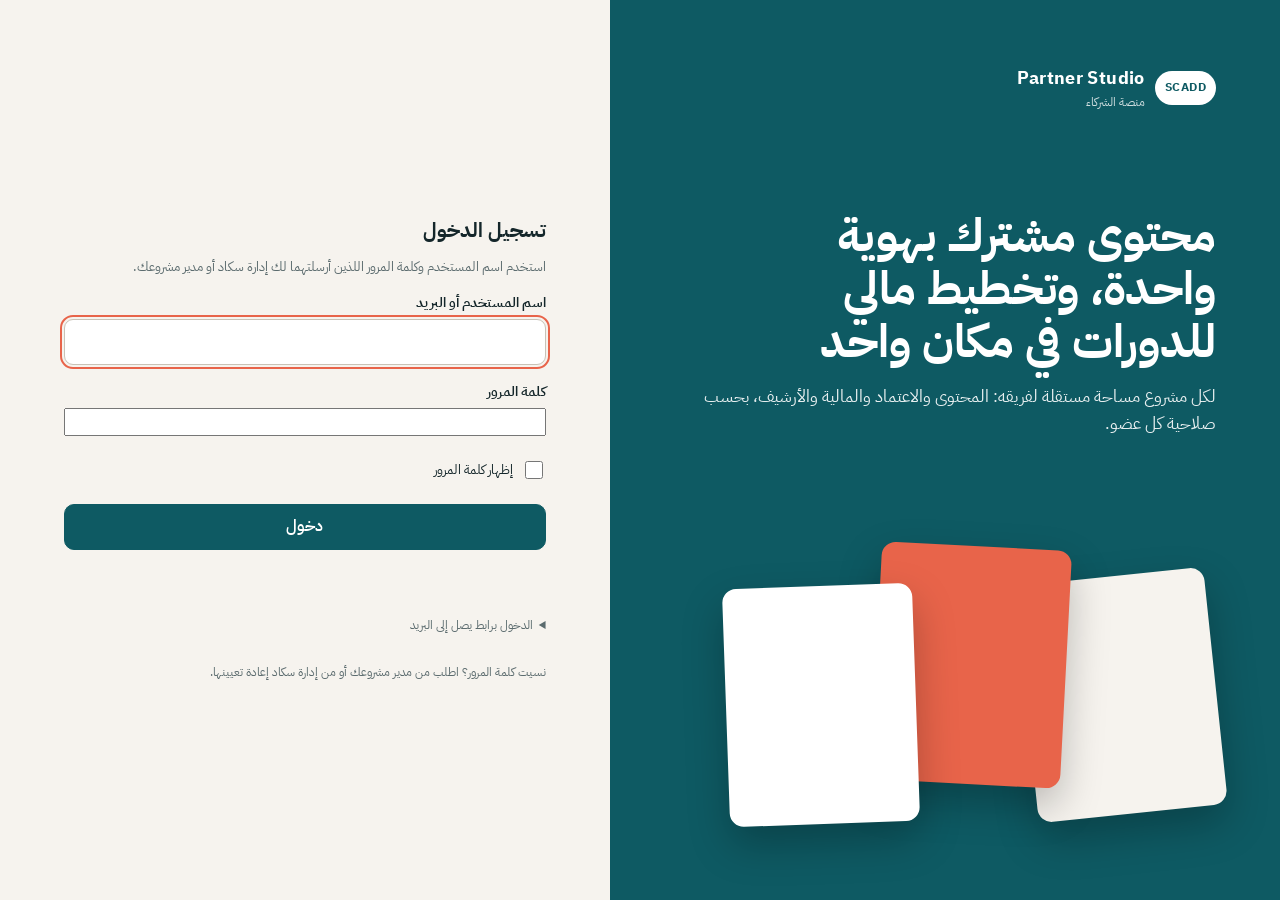
<file: index.html>
<!DOCTYPE html>
<html lang="ar" dir="rtl">
<head>
<meta charset="utf-8">
<meta name="viewport" content="width=device-width, initial-scale=1">
<title>SCADD Partner Studio</title>
<meta name="description" content="منصة سكاد للشركاء: محتوى مشترك وتخطيط مالي للمشاريع والدورات">
<link rel="icon" href="data:image/svg+xml,%3Csvg xmlns=%22http://www.w3.org/2000/svg%22 viewBox=%220 0 64 64%22%3E%3Ccircle cx=%2232%22 cy=%2232%22 r=%2232%22 fill=%22%230e5a63%22/%3E%3Ctext x=%2232%22 y=%2240%22 font-size=%2222%22 text-anchor=%22middle%22 fill=%22white%22 font-family=%22Arial%22 font-weight=%22700%22%3ES%3C/text%3E%3C/svg%3E">
<link rel="preconnect" href="https://fonts.googleapis.com">
<link rel="stylesheet" href="https://fonts.googleapis.com/css2?family=IBM+Plex+Sans+Arabic:wght@400;500;600;700&display=swap">
<style>
/* VOICE: institutional, calm, exact — a working tool for a clinical training partner.
   IDEA: a print studio's job ticket — each design moves from draft to approved like a proof on the press.
   PICTURE: the live canvas of the post itself, large, beside the controls.
   COLOUR and TYPE: deep teal #0e5a63 dominant, warm paper #f6f3ee support, coral #e8644a accent; IBM Plex Sans Arabic.
   LAYOUT: right-side navigation (RTL), one task per screen, studio = form + live proof. */
:root{color-scheme:light dark;
--bg:light-dark(#f6f3ee,#121718);--panel:light-dark(#ffffff,#1b2223);--ink:light-dark(#14262a,#e9eeee);--sub:light-dark(#5b6b6e,#a3b1b3);
--line:light-dark(#e2ddd4,#2c3637);--line2:light-dark(#c9c2b6,#435052);--teal:#0e5a63;--teal-ink:light-dark(#0e5a63,#7fc6cd);
--tint:light-dark(#e7f1f1,#1d3437);--coral:#e8644a;--ok:light-dark(#1d7a55,#5cc897);--warn:light-dark(#a8580f,#f0b061);--bad:light-dark(#b8382b,#ff8a7c)}
:root[data-theme=light]{color-scheme:light}:root[data-theme=dark]{color-scheme:dark}
*{box-sizing:border-box;min-width:0}
body{margin:0;background:var(--bg);color:var(--ink);font:16px/1.6 "IBM Plex Sans Arabic",system-ui,-apple-system,"Segoe UI",Tahoma,sans-serif;overflow-x:clip}
button,input,select,textarea{font:inherit;color:inherit}
h1,h2,h3{line-height:1.25;margin:0;text-wrap:balance}
h1{font-size:clamp(24px,3vw,32px);font-weight:700}h2{font-size:20px;font-weight:700}h3{font-size:16px;font-weight:700}
p{margin:0}
.muted{color:var(--sub)}.small{font-size:13px}
.app{display:grid;grid-template-columns:248px minmax(0,1fr);min-height:100vh}
.side{background:var(--teal);color:#fff;padding:22px 16px;display:flex;flex-direction:column;gap:18px;position:sticky;top:0;height:100vh}
.brandmark{display:flex;gap:10px;align-items:center}
.brandmark b{font-size:18px;letter-spacing:.02em}.brandmark span{display:block;font-size:12px;opacity:.8}
.mark{height:34px;padding:0 10px;border-radius:99px;background:#fff;color:var(--teal);display:grid;place-items:center;font-weight:700;font-size:12px;letter-spacing:.04em;flex:none;direction:ltr}
nav{display:flex;flex-direction:column;gap:4px}
nav a{color:#fff;text-decoration:none;padding:10px 12px;border-radius:10px;opacity:.86;display:flex;justify-content:space-between;align-items:center;min-height:44px}
nav a:hover{background:rgb(255 255 255/.08);opacity:1}
nav a[aria-current=page]{background:#fff;color:var(--teal);opacity:1;font-weight:600}
.count{font-size:12px;background:var(--coral);color:#fff;border-radius:99px;padding:0 8px;line-height:20px}
.who{margin-top:auto;font-size:13px;border-top:1px solid rgb(255 255 255/.2);padding-top:14px;display:grid;gap:8px}
.sync{font-size:12px;opacity:.85}.sync.err{color:#ffd2c9;opacity:1;font-weight:600}
.projsel{display:grid;gap:4px;font-size:12px;background:rgb(255 255 255/.08);border-radius:10px;padding:8px 10px}.projsel span{opacity:.8}.projsel b{font-size:14px}
.projsel select{background:#fff;color:var(--teal);border:0;font-weight:600;min-height:38px;padding:6px 8px;border-radius:8px}
.it select{width:auto;min-width:150px}.dash td{vertical-align:middle;white-space:nowrap}.dash td:first-child{white-space:normal;min-width:200px}
.who button{background:transparent;border:1px solid rgb(255 255 255/.45);color:#fff;border-radius:8px;padding:8px;cursor:pointer;min-height:40px}
main{padding:28px clamp(16px,3vw,40px) 60px;max-width:1320px;width:100%}
.head{display:flex;justify-content:space-between;align-items:end;gap:16px;flex-wrap:wrap;margin-bottom:22px}
.head p{margin-top:6px}
.card{background:var(--panel);border:1px solid var(--line);border-radius:14px;padding:20px}
.grid{display:grid;gap:16px}
.g3{grid-template-columns:repeat(3,minmax(0,1fr))}.g2{grid-template-columns:repeat(2,minmax(0,1fr))}.g4{grid-template-columns:repeat(4,minmax(0,1fr))}
.btn{border:1px solid var(--line2);background:var(--panel);border-radius:10px;padding:9px 16px;min-height:44px;cursor:pointer;font-weight:600;display:inline-flex;align-items:center;justify-content:center;gap:8px;text-decoration:none;color:var(--ink)}
.btn.primary{background:var(--teal);border-color:var(--teal);color:#fff}
.btn.coral{background:var(--coral);border-color:var(--coral);color:#fff}
.btn.ghost{border-color:transparent;background:transparent;color:var(--teal-ink)}
.btn:disabled{opacity:.45;cursor:not-allowed}
.btn:focus-visible,input:focus-visible,select:focus-visible,textarea:focus-visible,a:focus-visible,summary:focus-visible{outline:2px solid var(--coral);outline-offset:2px}
.row{display:flex;gap:10px;flex-wrap:wrap;align-items:center}
label.f{display:grid;gap:5px;font-size:14px;font-weight:600}
label.f .hint{font-weight:400;font-size:12px;color:var(--sub)}
input[type=text],input[type=number],input[type=date],input:not([type]),select,textarea{width:100%;background:light-dark(#fff,#111617);border:1.5px solid var(--line2);border-radius:9px;padding:9px 12px;font-size:16px;min-height:44px}
textarea{min-height:110px;resize:vertical;line-height:1.6}
input[type=number]{text-align:left;direction:ltr}
.tag{display:inline-block;font-size:12px;font-weight:600;border-radius:99px;padding:2px 10px;white-space:nowrap}
.st-draft{background:light-dark(#efece6,#2a3233);color:var(--sub)}
.st-pending{background:light-dark(#fff1dc,#3a2e1c);color:var(--warn)}
.st-approved{background:light-dark(#e1f3ea,#183528);color:var(--ok)}
.st-returned{background:light-dark(#fde6e2,#3a201d);color:var(--bad)}
.toast{position:fixed;inset-inline-start:50%;bottom:22px;transform:translateX(50%);background:var(--ink);color:var(--bg);padding:12px 18px;border-radius:10px;font-size:14px;z-index:50;max-width:min(92vw,520px);box-shadow:0 10px 30px rgb(0 0 0/.25)}
.toast[hidden]{display:none}
.note{font-size:12px;color:var(--sub);margin-top:14px}
/* login */
.login{min-height:100vh;display:grid;grid-template-columns:minmax(0,1.1fr) minmax(0,1fr)}
.login .hero{background:var(--teal);color:#fff;padding:clamp(28px,5vw,72px);display:flex;flex-direction:column;justify-content:space-between;gap:28px;position:relative;overflow:hidden}
.login .hero h1{font-size:clamp(30px,4vw,46px);line-height:1.15;max-width:560px}
.login .hero p{opacity:.9;max-width:520px;margin-top:14px;font-size:17px}
.login .stack{position:relative;height:300px;max-width:520px}
.login .stack div{position:absolute;border-radius:14px;box-shadow:0 18px 40px rgb(0 0 0/.25)}
.login .pick{padding:clamp(24px,5vw,64px);display:flex;flex-direction:column;justify-content:center;gap:14px;max-width:620px}
.acct{display:flex;gap:14px;align-items:center;text-align:start;width:100%;background:var(--panel);border:1.5px solid var(--line);border-radius:14px;padding:16px;cursor:pointer;min-height:76px}
.acct:hover{border-color:var(--teal)}
.acct .av{width:46px;height:46px;border-radius:50%;display:grid;place-items:center;font-weight:700;color:#fff;flex:none}
.acct b{display:block}.acct span{font-size:13px;color:var(--sub)}
/* home */
.stat{display:grid;gap:4px}.stat b{font-size:30px;line-height:1.1}.stat span{font-size:13px;color:var(--sub)}
.list{display:grid}.list .it{display:flex;justify-content:space-between;align-items:center;gap:12px;padding:12px 0;border-bottom:1px solid var(--line)}
.list .it:last-child{border-bottom:0}
.thumb{width:54px;height:68px;border-radius:6px;background:var(--tint);flex:none;object-fit:cover;border:1px solid var(--line)}
.seatbar{height:10px;border-radius:99px;background:var(--tint);overflow:hidden;margin:10px 0 6px}.seatbar i{display:block;height:100%;background:var(--teal)}
/* studio */
.studio{display:grid;grid-template-columns:minmax(0,1fr) minmax(0,1.05fr);gap:20px;align-items:start}
.steps{display:grid;gap:14px}
.choices{display:grid;grid-template-columns:repeat(auto-fill,minmax(140px,1fr));gap:10px}
.choice{border:1.5px solid var(--line);background:var(--panel);border-radius:12px;padding:12px;text-align:start;cursor:pointer;display:grid;gap:4px;min-height:44px}
.choice b{font-size:14px}.choice span{font-size:12px;color:var(--sub);line-height:1.45}
.choice[aria-pressed=true]{border-color:var(--teal);background:var(--tint);box-shadow:inset 0 0 0 1px var(--teal)}
.fmt{display:flex;gap:8px;flex-wrap:wrap}
.fmt .choice{flex:1 1 120px;grid-template-columns:auto 1fr;align-items:center;column-gap:10px}
.fmt .shape{grid-row:span 2;border:2px solid currentColor;border-radius:3px;color:var(--teal-ink)}
.fields{display:grid;gap:12px}
.slides-edit{display:grid;gap:10px}
.slide-ed{border:1px solid var(--line);border-radius:10px;padding:10px;display:grid;gap:8px}
.slide-ed .bar{display:flex;justify-content:space-between;align-items:center;font-size:13px;font-weight:600}
.slide-ed .bar .row{gap:4px}.slide-ed .btn{min-height:36px;padding:4px 10px;font-size:13px}
.slide-ed textarea{min-height:80px}
.preview{position:sticky;top:16px;display:grid;gap:12px}
.proof{background:light-dark(#e9e5dd,#0c1011);border-radius:14px;padding:16px;display:grid;gap:12px}
.canvas-wrap{display:grid;place-items:center}
.canvas-wrap canvas{max-width:100%;max-height:68vh;height:auto;width:auto;box-shadow:0 12px 30px rgb(0 0 0/.18);border-radius:4px;background:#fff}
.slidenav{display:flex;justify-content:center;align-items:center;gap:10px}
.slidenav .btn{min-width:44px;padding:6px}
.dots{display:flex;gap:6px}.dots i{width:8px;height:8px;border-radius:50%;background:var(--line2)}.dots i.on{background:var(--teal)}
.checks{display:grid;gap:8px;font-size:13px}
.chk{display:flex;gap:8px;align-items:flex-start;padding:9px 12px;border-radius:9px;background:var(--panel);border:1px solid var(--line)}
.chk b{flex:none;font-size:12px;border-radius:99px;padding:0 8px;line-height:20px}
.chk.ok b{background:light-dark(#e1f3ea,#183528);color:var(--ok)}
.chk.warn b{background:light-dark(#fff1dc,#3a2e1c);color:var(--warn)}
.chk.bad b{background:light-dark(#fde6e2,#3a201d);color:var(--bad)}
.caption{white-space:pre-wrap;font-size:14px;background:var(--panel);border:1px dashed var(--line2);border-radius:10px;padding:12px;max-height:220px;overflow:auto}
.toggle{display:flex;gap:8px;align-items:center;font-size:13px;min-height:36px}
.toggle input{width:18px;height:18px}
.chk span,.list .it span{overflow-wrap:anywhere}.it.act{flex-wrap:wrap;align-items:flex-start;gap:4px 16px}.it.act .act-t{flex:1 1 220px}
.comment{border-inline-start:3px solid var(--coral);padding:8px 12px;background:var(--panel);border-radius:6px;font-size:14px}
/* brand */
.logo-box{border:1.5px dashed var(--line2);border-radius:12px;min-height:140px;display:grid;place-items:center;padding:14px;background:light-dark(#fff,#111617)}
.logo-box img{max-height:110px;max-width:100%}
.swatches{display:flex;gap:8px;flex-wrap:wrap}
.sw{width:40px;height:40px;border-radius:10px;border:2px solid var(--panel);box-shadow:0 0 0 1px var(--line2);cursor:pointer}
.sw[aria-pressed=true]{box-shadow:0 0 0 3px var(--coral)}
/* finance */
.tiles{display:grid;grid-template-columns:repeat(5,minmax(0,1fr));gap:12px}
.tile{background:var(--tint);border-radius:12px;padding:14px;display:grid;gap:2px}
.tile span{font-size:12px;color:var(--sub);font-weight:600}.tile b{font-size:22px;line-height:1.3;unicode-bidi:plaintext;text-align:right}.tile small{font-size:12px;color:var(--sub)}
.tile.pos b{color:var(--ok)}.tile.neg b{color:var(--bad)}
fieldset{border:0;border-top:1px solid var(--line);margin:18px 0 0;padding:16px 0 0}
legend{font-weight:700;padding:0;margin-bottom:10px}
.vrow{display:grid;grid-template-columns:120px minmax(0,1.2fr) minmax(0,.9fr) minmax(0,1fr) minmax(0,1fr);gap:12px;align-items:end;padding:10px 0;border-bottom:1px solid var(--line)}
.calc{background:var(--tint);border-radius:9px;padding:8px 12px;min-height:44px;display:grid;align-content:center;border-inline-start:3px solid var(--teal)}
.calc b{direction:ltr;text-align:right;font-size:16px}.calc small{font-size:11px;color:var(--sub)}
.impact{position:sticky;bottom:10px;background:var(--panel);border:1px solid var(--line2);border-radius:12px;padding:10px 14px;margin-top:14px;display:flex;flex-wrap:wrap;gap:6px 20px;font-size:14px;box-shadow:0 8px 20px rgb(0 0 0/.08);z-index:2}
.impact b{direction:ltr;display:inline-block}
table{width:100%;border-collapse:collapse;font-size:14px}
th,td{padding:10px 8px;border-bottom:1px solid var(--line);text-align:left;white-space:nowrap;direction:ltr}
th:first-child,td:first-child{text-align:right;direction:rtl;white-space:normal}
thead th{color:var(--sub);font-size:12px}thead th:not(:first-child){direction:rtl;text-align:left}
tr.em{background:var(--tint);font-weight:700}
.scroll{overflow-x:auto}
.dlg{position:fixed;inset:0;background:rgb(0 0 0/.45);display:grid;place-items:center;z-index:40;padding:16px}
.dlg[hidden]{display:none}
.dlg .card{max-width:520px;width:100%;display:grid;gap:14px}
@media (max-width:1100px){.tiles{grid-template-columns:repeat(3,minmax(0,1fr))}.g4{grid-template-columns:repeat(2,minmax(0,1fr))}}
@media (max-width:980px){.studio{grid-template-columns:1fr}.preview{position:sticky;top:104px;z-index:3;order:-1;background:var(--bg);padding-bottom:8px}.preview .ex-card{display:none}
.canvas-wrap canvas{max-height:34vh}.proof{padding:10px;gap:8px}.preview .checks,.preview .cap-card{display:none}.mobile-only{display:grid!important}}
@media (max-width:860px){.app{grid-template-columns:minmax(0,1fr)}
.side{position:sticky;top:0;height:auto;flex-direction:row;flex-wrap:wrap;align-items:center;justify-content:space-between;padding:8px 12px 6px;gap:6px 10px;z-index:10}
.brandmark span{display:none}.brandmark b{font-size:15px}.mark{height:30px;padding:0 8px;font-size:11px}
nav{flex-direction:row;overflow-x:auto;scrollbar-width:none;order:3;flex:1 0 100%}nav a{white-space:nowrap;padding:8px 10px;font-size:14px;min-height:40px;flex:none}
.who{margin:0;border:0;padding:0;order:2;display:flex;gap:8px;align-items:center}.who .sync{display:none}.projsel{order:4;flex:1 0 100%;grid-template-columns:auto 1fr;align-items:center;padding:4px 8px}.who .nm{display:none}.who button{padding:6px 10px;font-size:13px}
.login{grid-template-columns:1fr}.login .stack{display:none}
.g3,.g2{grid-template-columns:minmax(0,1fr)}
.vrow{grid-template-columns:repeat(2,minmax(0,1fr))}.vrow>.vname{grid-column:1/-1}.vrow .sp{display:none}}
@media (max-width:600px){.tiles{grid-template-columns:repeat(2,minmax(0,1fr))}.tiles .tile:first-child{grid-column:1/-1}.g4{grid-template-columns:1fr 1fr}main{padding-top:18px}}
.mobile-only{display:none!important}
/* v3 studio */
.ai-card{gap:10px;display:grid;border-color:light-dark(#bcd9da,#2d5257);background:light-dark(#f7fbfb,#172427)}
.ai-limit{font-size:13px;background:light-dark(#fff4e5,#3a2e1c);border-inline-start:3px solid var(--warn);border-radius:8px;padding:8px 12px}
.pchips{display:flex;flex-wrap:wrap;gap:6px;align-items:center}.pchip{font-size:12px;border:1px solid var(--line2);border-radius:99px;padding:2px 10px;color:var(--sub)}
.pchip{transition:background .25s,color .25s}.pchip.on{border-color:var(--ok);color:#fff;background:var(--ok);font-weight:600}.warn-t{color:var(--warn)}
.tries{display:flex;gap:6px;align-items:center}.tries i{width:12px;height:12px;border-radius:50%;border:2px solid var(--teal-ink)}.tries i.on{background:var(--teal-ink)}.tries span{margin-inline-start:6px}
.ptabs{display:flex;gap:4px;background:var(--tint);border-radius:11px;padding:4px;margin-top:10px;flex-wrap:wrap}.ptabs.sm{margin:0}
.ptab{border:0;background:transparent;border-radius:8px;padding:8px 14px;min-height:40px;cursor:pointer;font-weight:600;color:var(--sub)}.ptabs.sm .ptab{padding:4px 10px;min-height:34px;font-size:13px}
.ptab[aria-selected=true]{background:var(--panel);color:var(--teal-ink);box-shadow:0 1px 3px rgb(0 0 0/.12)}
.choices.two{grid-template-columns:repeat(2,minmax(0,1fr))}.choices.lay{grid-template-columns:repeat(auto-fill,minmax(120px,1fr))}.choice:disabled{opacity:.5;cursor:not-allowed}
.optgrid{display:grid;grid-template-columns:repeat(auto-fill,minmax(130px,1fr));gap:10px}.optgrid[hidden]{display:none}
.opt{border:1.5px solid var(--line);background:var(--panel);border-radius:12px;padding:8px;cursor:pointer;display:grid;gap:6px;text-align:start;font-size:12px}
.opt img{width:100%;height:auto;border-radius:6px;display:block;background:var(--tint)}.opt[aria-pressed=true]{border-color:var(--teal);box-shadow:inset 0 0 0 1px var(--teal)}.opt .tag{justify-self:start}
.uplist{display:grid;gap:8px}.upitem{display:flex;gap:10px;align-items:center;border:1px solid var(--line);border-radius:10px;padding:8px}.upitem img{width:48px;height:60px;object-fit:cover;border-radius:6px;flex:none;background:var(--tint)}.upitem>div:nth-child(2){flex:1}
.upitem .btn{min-height:36px;padding:4px 10px;font-size:13px}
details.more{border:1px dashed var(--line2);border-radius:10px;padding:10px 12px}details.more summary{cursor:pointer;font-weight:600;font-size:14px;min-height:28px}
.meter{display:grid;gap:6px;font-size:12px;color:var(--sub)}.meter .bar{position:relative;height:8px;border-radius:99px;background:var(--tint);overflow:visible}
.meter .bar i{display:block;height:100%;border-radius:99px;background:var(--ok)}.meter.warn .bar i{background:var(--warn)}.meter.bad .bar i{background:var(--bad)}.meter.bad{color:var(--bad)}
.meter .bar s{position:absolute;top:-3px;width:2px;height:14px;background:var(--ink);opacity:.5}
fieldset.exf{margin:0;padding:12px 0 0;display:grid;gap:4px}
.xpl{position:fixed;inset:0;background:rgb(0 0 0/.6);z-index:60;display:grid;place-items:center;padding:14px}
.xpl-box{background:var(--panel);border-radius:16px;padding:18px;width:min(980px,100%);max-height:96vh;overflow:auto;display:grid;gap:12px}
.xpl-stage{display:grid;grid-template-columns:minmax(0,1.1fr) minmax(0,.9fr);gap:16px;align-items:start;min-height:300px}
.xpl-step{font-weight:700;color:var(--teal-ink);min-height:24px}
.xpl-prompt{font-size:15px;background:light-dark(#fff,#111617);border:1.5px solid var(--line2);border-radius:10px;padding:12px;min-height:70px;margin:8px 0;white-space:pre-wrap}
.xpl-prompt.long{font-size:13px}.xpl-prompt:not(:empty)::after{content:'▍';color:var(--coral)}
.xpl-notes{list-style:none;margin:0;padding:0;display:grid;gap:6px;font-size:14px}.xpl-notes li{padding:6px 10px;border-radius:8px}
.xpl-notes .bad{background:light-dark(#fde6e2,#3a201d);color:var(--bad)}.xpl-notes .ok{background:light-dark(#e1f3ea,#183528);color:var(--ok)}
.xpl-right canvas{width:100%;height:auto;border-radius:6px;box-shadow:0 10px 26px rgb(0 0 0/.2)}
.xpl-cap{font-size:15px;min-height:46px}.xpl-bar{height:4px;background:var(--tint);border-radius:99px;overflow:hidden}.xpl-bar i{display:block;height:100%;background:var(--coral);width:0}
@media (max-width:700px){.xpl-stage{grid-template-columns:1fr}.xpl-right canvas{max-height:36vh;width:auto;max-width:100%;justify-self:center}.choices.two{grid-template-columns:1fr}}

fieldset.sched{border:1px solid var(--line);border-radius:10px;padding:10px 12px;margin:0;display:grid;gap:8px}fieldset.sched legend{font-weight:600;font-size:14px;padding:0 6px}
fieldset.cta-ed{border:1px solid var(--line);border-radius:10px;padding:10px 12px}fieldset.cta-ed legend{font-weight:600;padding:0 6px}
.vthumb{width:48px;height:60px;border-radius:6px;flex:none;background:#14262a;color:#fff;display:grid;place-items:center;font-size:20px}
.seg{display:inline-flex;margin-top:0}.ptab[aria-checked=true]{background:var(--panel);color:var(--teal-ink);box-shadow:0 1px 3px rgb(0 0 0/.12)}
#tiles{grid-template-columns:repeat(auto-fit,minmax(165px,1fr))}

@media (prefers-reduced-motion:no-preference){.canvas-wrap canvas{transition:opacity .2s}}
</style>
</head>
<body>
<div id="root"><p style="padding:40px;text-align:center">جارٍ التحميل…</p></div>
<noscript><p style="padding:40px;text-align:center">تحتاج المنصة إلى تفعيل JavaScript في المتصفح.</p></noscript>
<div class="toast" id="toast" role="status" hidden></div>
<div class="dlg" id="dlg" hidden><div class="card" role="dialog" aria-modal="true" aria-labelledby="dlg-t"><h2 id="dlg-t"></h2><div id="dlg-b"></div><div class="row" id="dlg-a"></div></div></div>
<script src="config.js"></script>
<script src="vendor/supabase.js"></script>
<script>
{
/* ---------- utilities ---------- */
const $ = s => document.querySelector(s);
const esc = v => String(v ?? '').replace(/[&<>"']/g, c => ({'&':'&amp;','<':'&lt;','>':'&gt;','"':'&quot;',"'":'&#39;'}[c]));
const uid = () => (crypto.randomUUID ? crypto.randomUUID() : 'xxxxxxxx-xxxx-4xxx-8xxx-xxxxxxxxxxxx'.replace(/x/g, () => (Math.random()*16|0).toString(16)));
const usdF = new Intl.NumberFormat('en-US', {style:'currency', currency:'USD', minimumFractionDigits:2, maximumFractionDigits:2});
const usd = v => v == null || !Number.isFinite(v) ? '—' : usdF.format(v);
const n0 = v => v == null || !Number.isFinite(v) ? '—' : new Intl.NumberFormat('ar-EG-u-nu-latn').format(v);
const dateAr = d => { if (!d) return ''; try { return new Intl.DateTimeFormat('ar-EG-u-nu-latn', {day:'numeric', month:'long', year:'numeric'}).format(new Date(d + 'T12:00:00')); } catch { return d; } };
const arN = (n, one, two, few, many) => n === 1 ? one : n === 2 ? two : (n % 100 >= 3 && n % 100 <= 10) ? n0(n) + ' ' + few : n0(n) + ' ' + many;
const nowAr = () => new Intl.DateTimeFormat('ar-EG-u-nu-latn', {dateStyle:'medium', timeStyle:'short'}).format(new Date());
let toastTimer;
function toast(msg){ const t = $('#toast'); t.textContent = msg; t.hidden = false; clearTimeout(toastTimer); toastTimer = setTimeout(() => t.hidden = true, 3600); }
function dialog(title, bodyHtml, actions){
  $('#dlg-t').textContent = title; $('#dlg-b').innerHTML = bodyHtml;
  const a = $('#dlg-a'); a.innerHTML = '';
  actions.forEach(([label, cls, fn]) => { const b = document.createElement('button'); b.className = 'btn ' + (cls || ''); b.textContent = label; b.onclick = () => { if (fn() !== false) $('#dlg').hidden = true; }; a.append(b); });
  $('#dlg').hidden = false; a.querySelector('button')?.focus();
}
document.addEventListener('keydown', e => { if (e.key === 'Escape') $('#dlg').hidden = true; });

/* ---------- data ---------- */
const KEY = 'scadd-partner-studio-v1';
const PALETTE = ['#0e5a63','#1f4e8c','#6b3fa0','#9a2c4f','#b5541b','#2d6a3e','#3c3c3c'];
const USERS = {
  admin:   {role:'admin',   name:'إدارة سكاد',          title:'مسؤول المحتوى والاعتماد في سكاد', color:'#0e5a63'},
  partner: {role:'partner', name:'فريق بيت العلاج',      title:'الجهة الشريكة — تُنشئ المحتوى وتعدّله', color:'#9a2c4f', partnerId:'cure'},
  finance: {role:'finance', name:'مدير المالية',         title:'التخطيط المالي للدورات فقط', color:'#1f4e8c'}
};
const seed = () => ({
  user: null, scaddLogo: null,
  partners: [{id:'cure', name:'بيت العلاج', nameEn:'Cure House', logo:null, color:'#9a2c4f'}],
  course: {id:'bgd-1', partnerId:'cure', title:'دورة تحليل السلوك التطبيقي للعاملين مع الأطفال ذوي التوحّد', city:'بغداد', start:'2027-01-10',
    capacity:25, trainees:15, fee:500, days:11, staff:1, nights:11, hotel:100, travel:400, transport:200, supplies:5,
    roomRate:null, venueDays:null, hospRate:null, hospDays:null, reserveMode:0, reserveAmount:300, reservePct:10, mode:'onsite', dailyHours:4, theoryHours:null, practicalHours:null, trainerMode:'lump', trainerRate:null, trainerExtra:null, onlineCost:null, targetMargin:null},
  designs: [
    {id:uid(), partnerId:'cure', template:'course', format:'post45', theme:'scadd', status:'approved', version:2, updated:'2026-11-20',
     fields:{eyebrow:'دورة تدريبية معتمدة', title:'أساسيات تحليل السلوك التطبيقي', subtitle:'برنامج تطبيقي للعاملين مع الأطفال ذوي التوحّد، يقدّمه معهد سكاد بالشراكة مع بيت العلاج.', date:'2027-01-10', place:'بغداد — مقر بيت العلاج', cta:'سجّل الآن — المقاعد محدودة', contact:'للتسجيل: واتساب 0770 000 0000'},
     slides:[], comments:[{by:'إدارة سكاد', at:'20 نوفمبر', text:'معتمد. تم تعديل العنوان ليتطابق مع اسم البرنامج الرسمي.'}]},
    {id:uid(), partnerId:'cure', template:'myth', format:'carousel', theme:'light', status:'pending', version:1, updated:'2026-11-23',
     fields:{eyebrow:'خرافة وحقيقة', title:'خمس معلومات خاطئة عن التوحّد', subtitle:'وما تقوله الأدلة العلمية', cta:'تابعونا لمعلومات موثوقة', contact:'بيت العلاج × سكاد', source:'مراجع علمية محكّمة'},
     slides:['خرافة: التوحّد سببه أسلوب التربية.\nحقيقة: التوحّد اضطراب نمائي عصبي، ولا تسببه طريقة تربية الأهل.',
             'خرافة: الأطفال ذوو التوحّد لا يرغبون في التواصل.\nحقيقة: كثير منهم يرغبون في التواصل لكن بطرق مختلفة يمكن دعمها وتعليمها.',
             'خرافة: التدخل المبكر لا يصنع فرقاً.\nحقيقة: التدخل المبكر القائم على الأدلة يرتبط بتحسّن مهارات التواصل والتعلّم.'],
     comments:[]}
  ]
});
const CFG = window.SCADD_CONFIG || {};
const ONLINE = !!(CFG.supabaseUrl && CFG.supabaseAnonKey && window.supabase && window.supabase.createClient);
const sb = ONLINE ? window.supabase.createClient(CFG.supabaseUrl, CFG.supabaseAnonKey, {auth:{persistSession:true, autoRefreshToken:true, detectSessionInUrl:true, flowType:'pkce'}}) : null;
const COURSE_DEFAULT = seed().course;
let S;
if (ONLINE) S = {user:null, scaddLogo:null, partners:[], projects:[], memberships:[], profiles:[], archive:[], activity:[], pid:null, course:{...COURSE_DEFAULT, id:null}, designs:[]};
else { try { S = JSON.parse(localStorage.getItem(KEY)) || seed(); } catch { S = seed(); } }
const save = () => { if (ONLINE) return scheduleSync(); try { localStorage.setItem(KEY, JSON.stringify(S)); } catch {} };
const partnerOf = id => S.partners.find(p => p.id === id) || S.partners[0];
const myDesigns = () => ONLINE ? S.designs.filter(d => d.projectId === S.pid) : S.user?.role === 'partner' ? S.designs.filter(d => d.partnerId === S.user.partnerId) : S.designs;

/* ---------- formats, platforms, themes (v3: free content, layout engine) ---------- */
const PLATFORMS = {
  ig: {name:'إنستغرام', max:2200, fold:125, tags:5},
  fb: {name:'فيسبوك',  max:63206, fold:125, tags:3},
  li: {name:'لينكدإن', max:3000, fold:210, tags:5}
};
const FORMATS = {
  post45: {pl:'ig', name:'منشور عمودي',       size:'1080×1350 · 4:5',   w:1080, h:1350, multi:true},
  post34: {pl:'ig', name:'منشور 3:4',          size:'1080×1440 · 3:4',   w:1080, h:1440, multi:true},
  post11: {pl:'ig', name:'منشور مربع',         size:'1080×1080 · 1:1',   w:1080, h:1080, multi:true},
  story:  {pl:'ig', name:'قصة / ريلز',         size:'1080×1920 · 9:16',  w:1080, h:1920},
  fb45:   {pl:'fb', name:'منشور عمودي',        size:'1080×1350 · 4:5',   w:1080, h:1350, multi:true},
  fb:     {pl:'fb', name:'أفقي / رابط',         size:'1200×630 · 1.91:1', w:1200, h:630},
  li11:   {pl:'li', name:'صورة مربعة',          size:'1200×1200 · 1:1',   w:1200, h:1200},
  li45:   {pl:'li', name:'صورة عمودية',         size:'1080×1350 · 4:5',   w:1080, h:1350},
  li:     {pl:'li', name:'صورة أفقية',          size:'1200×627 · 1.91:1', w:1200, h:627},
  lidoc:  {pl:'li', name:'مستند (كاروسيل PDF)', size:'صفحات 1080×1350',  w:1080, h:1350, multi:true, forceMulti:true},
  igv916: {pl:'ig', video:true, name:'ريلز / قصة',      size:'1080×1920 · 9:16', w:1080, h:1920, multi:true},
  igv45:  {pl:'ig', video:true, name:'فيديو منشور',      size:'1080×1350 · 4:5',  w:1080, h:1350, multi:true},
  igv11:  {pl:'ig', video:true, name:'فيديو مربع',       size:'1080×1080 · 1:1',  w:1080, h:1080, multi:true},
  fbv916: {pl:'fb', video:true, name:'ريلز / قصة',      size:'1080×1920 · 9:16', w:1080, h:1920, multi:true},
  fbv45:  {pl:'fb', video:true, name:'فيديو منشور',      size:'1080×1350 · 4:5',  w:1080, h:1350, multi:true},
  fbv169: {pl:'fb', video:true, name:'فيديو أفقي',       size:'1920×1080 · 16:9', w:1920, h:1080, lw:1200, lh:675, multi:true},
  liv45:  {pl:'li', video:true, name:'فيديو عمودي',      size:'1080×1350 · 4:5',  w:1080, h:1350, multi:true},
  liv11:  {pl:'li', video:true, name:'فيديو مربع',       size:'1080×1080 · 1:1',  w:1080, h:1080, multi:true},
  liv169: {pl:'li', video:true, name:'فيديو أفقي',       size:'1920×1080 · 16:9', w:1920, h:1080, lw:1200, lh:675, multi:true}
};
const isVideo = d => !!(FORMATS[d.format] || {}).video;
const VIDEO_TYPE = (() => { try { return ['video/mp4;codecs=avc1.42E01E,mp4a.40.2', 'video/mp4;codecs=avc1', 'video/mp4', 'video/webm;codecs=vp9,opus', 'video/webm'].find(t => window.MediaRecorder?.isTypeSupported?.(t)) || null; } catch { return null; } })();
const CTA_TYPES = {whatsapp:'واتساب', link:'رابط', phone:'اتصال هاتفي', email:'بريد إلكتروني', none:'بدون رابط'};
function ctaLink(f){ const v = String(f.ctaValue || '').trim(); if (!v || !f.ctaType || f.ctaType === 'none') return '';
  const digits = v.replace(/[٠-٩]/g, d => '٠١٢٣٤٥٦٧٨٩'.indexOf(d)).replace(/[^\d+]/g, '').replace(/^00/, '+');
  if (f.ctaType === 'whatsapp') return digits.replace(/\D/g, '').length >= 8 ? 'https://wa.me/' + digits.replace(/\D/g, '') : '';
  if (f.ctaType === 'phone') return digits.replace(/\D/g, '').length >= 6 ? 'tel:' + digits : '';
  if (f.ctaType === 'email') return /^[^@\s]+@[^@\s]+\.[^@\s]+$/.test(v) ? 'mailto:' + v : '';
  return /^https?:\/\//i.test(v) ? v : /^[\w-]+(\.[\w-]+)+/.test(v) ? 'https://' + v : ''; }
const ctaDisplay = f => { const l = ctaLink(f); return !l ? '' : f.ctaType === 'phone' ? l.slice(4) : f.ctaType === 'email' ? l.slice(7) : l; };
const platformOf = d => (FORMATS[d.format] || FORMATS.post45).pl;
const isMulti = d => { const f = FORMATS[d.format]; return !!(f && (f.forceMulti || (f.multi && d.fields.multi))); };
const KINDS = ['إعلان','توعية','معلومة علمية'];
const kindsList = () => [...KINDS, ...[...new Set((S.designs || []).map(d => (d.fields?.kind || '').trim()).filter(k => k && !KINDS.includes(k)))]];
const kindClass = k => /إعلان|فعالية|دورة|توظيف|عرض|خصم|تذكير|تسجيل|ورشة|مؤتمر/.test(k || '') ? 'promo' : /توعية|معلومة|خرافة|نصيحة|دليل|علم/.test(k || '') ? 'edu' : 'general';
const REC_LEN = {promo:{ig:[60,300], fb:[60,250], li:[150,600]}, edu:{ig:[200,1200], fb:[150,800], li:[500,1500]}, general:{ig:[100,600], fb:[80,500], li:[300,1000]}};
const LAYOUTS = {
  classic: {name:'متوازن',     desc:'شعاران في الرأس ومحتوى مرتب'},
  bold:    {name:'عنوان بارز', desc:'عنوان كبير وشريط دعوة'},
  split:   {name:'مقسوم',      desc:'لون الهوية مع مساحة فاتحة للتفاصيل'},
  photo:   {name:'صورة كاملة', desc:'صورة خلفية ونص فوقها', needs:'photo'},
  stat:    {name:'رقم بارز',   desc:'رقم كبير يقود الرسالة', needs:'stat'},
  card:    {name:'بطاقة',      desc:'بطاقة بيضاء على لون الهوية'}
};
const THEMES = {
  scadd:   {name:'هوية سكاد', bg:'#0e5a63', ink:'#ffffff', sub:'rgba(255,255,255,.82)', accent:'#f2a541', panel:'rgba(255,255,255,.1)'},
  partner: {name:'هوية الشريك'},
  light:   {name:'فاتح', bg:'#f6f3ee', ink:'#14262a', sub:'#4c5d60', accent:'#e8644a', panel:'#ffffff'}
};
function lum(hex){ const h = hex.replace('#',''); const c = [0,2,4].map(i => parseInt(h.slice(i,i+2),16)/255).map(v => v <= .03928 ? v/12.92 : ((v+.055)/1.055)**2.4); return .2126*c[0]+.7152*c[1]+.0722*c[2]; }
const contrast = (a,b) => { const [x,y] = [lum(a),lum(b)].sort((p,q)=>q-p); return (x+.05)/(y+.05); };
const solid = c => /^#[0-9a-f]{6}$/i.test(c || '') ? c : '#ffffff';
const onColor = c => contrast(solid(c), '#ffffff') >= contrast(solid(c), '#14262a') ? '#ffffff' : '#14262a';
function themeOf(d){
  if (d.theme !== 'partner') return THEMES[d.theme] || THEMES.scadd;
  const c = partnerOf(d.partnerId).color || '#9a2c4f'; const dark = onColor(c) === '#ffffff';
  return {bg:c, ink: dark ? '#ffffff' : '#14262a', sub: dark ? 'rgba(255,255,255,.84)' : 'rgba(20,38,42,.78)', accent: dark ? '#ffffff' : '#14262a', panel: dark ? 'rgba(255,255,255,.12)' : 'rgba(255,255,255,.5)'};
}
const brandColor = d => { const T = themeOf(d); return T.bg === THEMES.light.bg ? '#0e5a63' : T.bg; };
const paperOf = d => ({bg:'#ffffff', ink:'#14262a', sub:'#4c5d60', accent:brandColor(d), panel:'#f1ede6', btn:brandColor(d), btnInk:onColor(brandColor(d))});
const ON_PHOTO = {bg:'#14262a', ink:'#ffffff', sub:'rgba(255,255,255,.88)', accent:'#f2a541', panel:'rgba(255,255,255,.16)', btn:'#ffffff', btnInk:'#14262a'};
const LIGHT_HEAD = {bg:'#ffffff', ink:'#14262a', sub:'#4c5d60', accent:'#e8644a', panel:'#f1ede6'};

/* ---------- legacy designs → free model ---------- */
const LEGACY_KIND = {course:'دورة تدريبية', seats:'إعلان', fact:'معلومة علمية', myth:'خرافة وحقيقة', trainer:'تعريف بمدرّب'};
function normalizeDesign(d){
  if (!d || !d.fields) return d;
  if (d.format === 'carousel') { d.format = 'post45'; d.fields.multi = true; }
  if (!FORMATS[d.format]) d.format = 'post45';
  if (d.template !== 'free') {
    const f = d.fields, t = d.template, det = [];
    if (f.date) det.push((t === 'course' || t === 'seats' ? 'يبدأ في: ' : 'التاريخ: ') + dateAr(f.date));
    if (f.place) det.push('المكان: ' + f.place);
    const text = [f.subtitle, d.fields.multi ? '' : f.body].filter(Boolean).join('\n\n');
    d.fields = {mode:'design', kind:LEGACY_KIND[t] || '', layout: t === 'seats' ? 'stat' : 'classic', eyebrow:f.eyebrow || '', title:f.title || '', text,
      details:det.join('\n'), cta:f.cta || '', contact:f.contact || '', note:f.source ? 'المرجع: ' + f.source : '', caption:'', hashtags:'', multi:!!d.fields.multi,
      statLive: t === 'seats', photo:f.photo, photoPath:f.photoPath, consent:f.consent};
    if (d.fields.multi && !(d.slides || []).length) d.slides = splitBody(f.body).slice(0, 8);
    d.template = 'free';
  }
  d.fields.mode = d.fields.mode || 'design'; d.fields.layout = d.fields.layout || 'classic';
  if (d.fields.source && !d.fields.note) d.fields.note = 'المرجع: ' + d.fields.source; delete d.fields.source;
  if (d.fields.ctaShow === undefined) d.fields.ctaShow = true;
  d.slides = d.slides || []; d.comments = d.comments || [];
  return d;
}
const designName = d => d.fields.title || d.fields.kind || 'تصميم بلا عنوان';
(S.designs || []).forEach(normalizeDesign);

/* ---------- slide model ---------- */
function splitBody(text){ return String(text || '').split(/\n\s*\n/).map(s => s.trim()).filter(Boolean); }
function seatsLeft(){ return Math.max(0, S.course.capacity - S.course.trainees); }
function statOf(d){ const f = d.fields;
  if (f.statLive) { const k = seatsLeft(); return {num:n0(k), label: k === 1 ? 'مقعد متبقٍ' : k === 2 ? 'مقعدان متبقيان' : (k % 100 >= 3 && k % 100 <= 10) ? 'مقاعد متبقية' : 'مقعداً متبقياً'}; }
  return f.statNum ? {num:String(f.statNum).trim(), label:String(f.statLabel || '').trim()} : null; }
function buildSlides(d){
  if (d.fields.mode === 'upload') { const u = (d.fields.uploads || []); return isMulti(d) && !isVideo(d) ? (u.length ? u.map((_, i) => ({kind:'upload', i})) : [{kind:'upload', i:0}]) : [{kind:'upload', i:0}]; }
  if (!isMulti(d)) return [{kind:'single'}];
  return [{kind:'cover'}, ...(d.slides || []).map(t => ({kind:'content', text:t})), {kind:'end'}];
}
const parseDetails = s => String(s || '').split('\n').map(l => l.trim()).filter(Boolean).map(l => { const m = l.match(/^([^:：]{1,24})[:：]\s*(.+)$/); return m ? [m[1].trim(), m[2].trim()] : ['', l]; });

/* ---------- canvas primitives ---------- */
const FONT = '"IBM Plex Sans Arabic", system-ui, "Segoe UI", Tahoma, sans-serif';
const imgCache = {};
function img(src){ if (!src) return null; if (!imgCache[src]) { const i = new Image(); if (/^https?:/.test(src)) i.crossOrigin = 'anonymous'; i.onload = () => window.dispatchEvent(new Event('imgload')); i.src = src; imgCache[src] = i; } const i = imgCache[src]; return i.complete && i.naturalWidth ? i : null; }
const vidCache = {};
function vid(src, opts = {}){ if (!src) return null; if (opts.video) return opts.video.readyState >= 2 ? opts.video : null;
  if (!vidCache[src]) { const v = document.createElement('video'); v.muted = true; v.playsInline = true; v.loop = true; v.preload = 'auto'; if (/^https?:/.test(src)) v.crossOrigin = 'anonymous';
    v.onloadeddata = () => window.dispatchEvent(new Event('imgload')); v.src = src; vidCache[src] = v; }
  const v = vidCache[src]; return v.readyState >= 2 ? v : null; }
function wrap(ctx, text, maxW){
  const out = [];
  String(text || '').split('\n').forEach(par => {
    const words = par.split(/\s+/).filter(Boolean); let line = '';
    if (!words.length) { out.push(''); return; }
    words.forEach(w => { const t = line ? line + ' ' + w : w; if (ctx.measureText(t).width <= maxW || !line) line = t; else { out.push(line); line = w; } });
    out.push(line);
  });
  return out;
}
function rr(ctx, x, y, w, h, r){ ctx.beginPath(); ctx.roundRect ? ctx.roundRect(x, y, w, h, r) : ctx.rect(x, y, w, h); }
function cover(ctx, i, x, y, w, h, fit = 'cover'){
  const nw = i.naturalWidth || i.videoWidth, nh = i.naturalHeight || i.videoHeight, r = (fit === 'contain' ? Math.min : Math.max)(w / nw, h / nh), iw = nw * r, ih = nh * r;
  ctx.save(); ctx.beginPath(); ctx.rect(x, y, w, h); ctx.clip(); ctx.drawImage(i, x + (w - iw) / 2, y + (h - ih) / 2, iw, ih); ctx.restore();
}
function drawScaddLogo(ctx, x, y, h, T){ // x = right edge
  const logo = img(S.scaddLogo);
  if (logo) { const w = h * logo.naturalWidth / logo.naturalHeight; ctx.drawImage(logo, x - w, y, w, h); return w; }
  ctx.save(); const r = h/2; ctx.fillStyle = T.ink; ctx.beginPath(); ctx.arc(x - r, y + r, r, 0, Math.PI*2); ctx.fill();
  ctx.fillStyle = solid(T.bg) === '#ffffff' && T.bg !== '#ffffff' ? '#0e5a63' : T.bg; ctx.font = `700 ${h*.2}px ${FONT}`; ctx.textAlign = 'center'; ctx.textBaseline = 'middle'; ctx.direction = 'ltr'; ctx.fillText('SCADD', x - r, y + r + 1);
  ctx.direction = 'rtl'; ctx.textAlign = 'right'; ctx.textBaseline = 'alphabetic'; ctx.fillStyle = T.ink;
  ctx.font = `700 ${h*.3}px ${FONT}`; ctx.fillText('سكاد', x - h - 16, y + h*.45);
  ctx.font = `400 ${h*.19}px ${FONT}`; ctx.fillStyle = T.sub; const tag = 'المركز العلمي للتوحّد والاضطرابات النمائية'; ctx.fillText(tag, x - h - 16, y + h*.82);
  const w = h + 16 + ctx.measureText(tag).width; ctx.restore(); return w;
}
function drawPartnerLogo(ctx, x, y, h, T, p, preview){ // x = left edge
  const logo = img(p.logo);
  if (logo) {
    const w = Math.min(h * 2.6, h * logo.naturalWidth / logo.naturalHeight), hh = w * logo.naturalHeight / logo.naturalWidth;
    const light = ['#ffffff','#f6f3ee'].includes(T.bg);
    if (!light) { ctx.save(); rr(ctx, x - 10, y - 10 + (h-hh)/2, w + 20, hh + 20, 12); ctx.fillStyle = '#ffffff'; ctx.globalAlpha = .96; ctx.fill(); ctx.restore(); }
    ctx.drawImage(logo, x, y + (h-hh)/2, w, hh); return w;
  }
  ctx.save(); ctx.font = `700 ${h*.34}px ${FONT}`; ctx.direction = 'rtl'; ctx.textAlign = 'left'; ctx.fillStyle = T.ink;
  const w = ctx.measureText(p.name).width + 40;
  rr(ctx, x, y + h*.12, w, h*.76, 14); ctx.strokeStyle = T.sub; ctx.lineWidth = 2; if (preview) ctx.setLineDash([8,6]); ctx.stroke();
  ctx.fillText(p.name, x + 20, y + h*.62); ctx.restore(); return w;
}
function textBlock(text, size, weight, color, lh = 1.45, gap = 0){
  return (ctx, s, CW) => { ctx.font = `${weight} ${size*s}px ${FONT}`; const lines = wrap(ctx, String(text || '').replace(/\n\s*\n+/g, '\n\n').trim(), CW);
    const step = l => l === '' ? size*s*.55 : size*s*lh, h = lines.reduce((a, l) => a + step(l), 0) + gap*s;
    return {h, draw:(c, X, y, _cw, T) => { c.save(); c.direction='rtl'; c.textAlign='right'; c.font = `${weight} ${size*s}px ${FONT}`; c.fillStyle = color(T); let yy = y;
      lines.forEach(l => { const st = step(l); if (l) c.fillText(l, X, yy + st - size*s*(lh-1)/2 - size*s*.18); yy += st; }); c.restore(); }}; };
}
function eyebrow(text){ return (ctx, s) => { const fs = 30*s; ctx.font = `700 ${fs}px ${FONT}`; const w = ctx.measureText(text).width + 44*s, h = fs*1.9;
  return {h: h + 34*s, draw:(c, X, y, _cw, T) => { c.save(); rr(c, X - w, y, w, h, h/2); c.fillStyle = T.accent; c.fill(); c.direction='rtl'; c.textAlign='right'; c.font = `700 ${fs}px ${FONT}`;
    c.fillStyle = onColor(T.accent); c.fillText(text, X - 22*s, y + h*.66); c.restore(); }}; }; }
function ctaBlock(text){ return (ctx, s, CW) => { const fs = 36*s; ctx.font = `700 ${fs}px ${FONT}`; const w = Math.min(CW, ctx.measureText(text).width + 70*s), h = fs*2.3;
  return {h: h + 24*s, draw:(c, X, y, _cw, T) => { c.save(); rr(c, X - w, y + 24*s, w, h, 14*s); c.fillStyle = T.btn || T.ink; c.fill(); c.direction='rtl'; c.textAlign='center'; c.font = `700 ${fs}px ${FONT}`; c.fillStyle = T.btnInk || solid(T.bg); c.fillText(text, X - w/2, y + 24*s + h*.64); c.restore(); }}; }; }
function detailsBlock(rows){ return (ctx, s, CW) => { const fs = 34*s, lh = fs*1.85; ctx.font = `500 ${fs*.82}px ${FONT}`;
  const kw = Math.min(CW * .38, Math.max(0, ...rows.map(r => r[0] ? ctx.measureText(r[0]).width : 0))) + (rows.some(r => r[0]) ? 26*s : 0);
  ctx.font = `600 ${fs}px ${FONT}`; const lines = rows.map(([k, v]) => ({k, ls: wrap(ctx, v, CW - (k ? kw : 34*s))}));
  const h = lines.reduce((a, r) => a + r.ls.length * lh, 0) + 16*s;
  return {h, draw:(c, X, y, _cw, T) => { c.save(); c.direction='rtl'; c.textAlign='right'; let yy = y + 8*s;
    lines.forEach(r => { r.ls.forEach((l, j) => { const by = yy + lh*(j+.72);
      if (j === 0) { if (r.k) { c.font = `500 ${fs*.82}px ${FONT}`; c.fillStyle = T.sub; c.fillText(r.k, X, by); } else { c.fillStyle = T.accent; c.beginPath(); c.arc(X - 8*s, by - fs*.32, 6*s, 0, Math.PI*2); c.fill(); } }
      c.font = `600 ${fs}px ${FONT}`; c.fillStyle = T.ink; c.fillText(l, X - (r.k ? kw : 34*s), by); }); yy += r.ls.length * lh; });
    c.restore(); }}; }; }
function pairBlock(text){ return (ctx, s, CW) => {
  const parts = String(text).split('\n').map(t => t.trim()).filter(Boolean).map(t => { const m = t.match(/^(خرافة|حقيقة)\s*[:：]\s*(.*)$/); return m ? {k:m[1], v:m[2]} : {k:'', v:t}; });
  const fs = 40*s, pad = 34*s; ctx.font = `500 ${fs}px ${FONT}`;
  const boxes = parts.map(pt => { const lines = wrap(ctx, pt.v, CW - 2*pad); return {...pt, lines, h: (pt.k ? fs*1.4 : 0) + lines.length*fs*1.5 + 2*pad}; });
  const h = boxes.reduce((a,b) => a + b.h + 22*s, 0);
  return {h, draw:(c, X, y, CWd, T) => { let yy = y; boxes.forEach(b => { c.save(); rr(c, X - CWd, yy, CWd, b.h, 18*s);
    c.fillStyle = b.k === 'حقيقة' ? T.panel : 'transparent'; c.fill(); c.strokeStyle = b.k === 'حقيقة' ? 'transparent' : T.sub; c.lineWidth = 2; c.setLineDash(b.k === 'خرافة' ? [10,8] : []); c.stroke(); c.setLineDash([]);
    c.direction='rtl'; c.textAlign='right'; let ty = yy + pad;
    if (b.k) { c.font = `700 ${fs*.78}px ${FONT}`; c.fillStyle = b.k === 'حقيقة' ? T.accent : T.sub; c.fillText(b.k === 'خرافة' ? '✕  خرافة' : '✓  حقيقة', X - pad, ty + fs*.8); ty += fs*1.4; }
    c.font = `${b.k === 'حقيقة' ? 600 : 500} ${fs}px ${FONT}`; c.fillStyle = T.ink; b.lines.forEach((l,i) => c.fillText(l, X - pad, ty + fs*1.5*(i+1) - fs*.42));
    c.restore(); yy += b.h + 22*s; }); }}; }; }
function bigNumber(num, label, base = 260){ return (ctx, s, CW) => { let fs = base*s; ctx.font = `700 ${fs}px ${FONT}`; const nw = ctx.measureText(num).width; if (nw > CW * .62) fs *= CW * .62 / nw;
  ctx.font = `600 ${52*s}px ${FONT}`; const ll = wrap(ctx, label, CW - Math.min(nw, CW*.62) - 30*s);
  return {h: Math.max(fs*1.05, ll.length * 64*s) + 40*s, draw:(c, X, y, _cw, T) => { c.save(); c.direction='rtl'; c.textAlign='right'; c.font = `700 ${fs}px ${FONT}`; c.fillStyle = T.accent; c.fillText(num, X, y + fs*.9);
    const w = c.measureText(num).width; c.font = `600 ${52*s}px ${FONT}`; c.fillStyle = T.ink; ll.forEach((l, i) => c.fillText(l, X - w - 30*s, y + fs*.86 - (ll.length - 1 - i) * 64*s)); c.restore(); }}; }; }
function photoRect(src, ratio = .52){ return (ctx, s, CW) => { const h = CW * ratio * Math.min(1, s * 1.15); return {h: h + 30*s, draw:(c, X, y, CWd, T) => { const i = img(src); c.save(); rr(c, X - CWd, y, CWd, h, 22*s); c.clip();
  if (i) cover(c, i, X - CWd, y, CWd, h); else { c.fillStyle = T.panel; c.fillRect(X - CWd, y, CWd, h); c.font = `500 ${30*s}px ${FONT}`; c.textAlign = 'center'; c.fillStyle = T.sub; c.fillText('جارٍ تحميل الصورة…', X - CWd/2, y + h/2); }
  c.restore(); }}; }; }
function layoutBlocks(ctx, blocks, s, CW, T){ const items = blocks.map(b => b(ctx, s, CW, T)); return {items, h: items.reduce((a,b) => a + b.h, 0)}; }

/* ---------- content → blocks ---------- */
function blocksFor(d, sl, L){
  const f = d.fields, ink = T => T.ink, sub = T => T.sub, B = [], wide = FORMATS[d.format].w / FORMATS[d.format].h > 1.4;
  const add = (g, cond, b) => { if (cond) B.push({g, b}); };
  const titleSize = (L === 'bold' ? (wide ? 76 : 108) : (wide ? 62 : 82)), st = statOf(d);
  if (sl.kind === 'content') {
    const t = String(sl.text || '').trim(), lines = t.split('\n');
    if (/^(خرافة|حقيقة)\s*[:：]/m.test(t)) add('body', true, pairBlock(t));
    else if (lines.length > 1 && lines[0].length <= 70) { add('head', true, textBlock(lines[0], wide ? 50 : 60, 700, ink, 1.3, 22)); add('body', true, textBlock(lines.slice(1).join('\n').trim(), 44, 500, ink, 1.55)); }
    else add('body', true, textBlock(t, 50, 500, ink, 1.55));
    return B;
  }
  if (sl.kind === 'end') {
    add('head', f.cta && f.ctaShow !== false, textBlock(f.cta, L === 'bold' ? 76 : 64, 700, ink, 1.3, 30));
    add('body', st, bigNumber(st?.num, st?.label, 160));
    const det = parseDetails(f.details); add('body', det.length, detailsBlock(det));
    add('body', f.note, textBlock(f.note, 30, 400, sub, 1.5, 20));
    add('body', ctaDisplay(f) && f.ctaShow !== false, textBlock(ctaDisplay(f), 30, 600, T => T.accent, 1.4, 16));
    add('body', true, textBlock('بالشراكة بين معهد سكاد للتعليم والتدريب السريري و' + partnerOf(d.partnerId).name, 32, 500, sub, 1.5));
    return B;
  }
  const isCover = sl.kind === 'cover';
  add('head', f.eyebrow, eyebrow(f.eyebrow));
  if (L === 'stat' && st && !isCover) add('head', true, bigNumber(st.num, st.label, wide ? 190 : 300));
  add('head', f.title, textBlock(f.title, titleSize, 700, ink, 1.22, 26));
  const paras = splitBody(f.text);
  if (isCover) { add('body', paras[0], textBlock(paras[0], 42, 500, sub, 1.5, 24)); add('body', true, textBlock('اسحب لليسار ←', 30, 600, T => T.accent, 1.5, 10)); return B; }
  add('body', f.text, textBlock(f.text, L === 'bold' ? 40 : 42, 500, sub, 1.5, 24));
  if (L !== 'stat') add('body', st, bigNumber(st?.num, st?.label, wide ? 120 : 170));
  add('body', f.photo && L !== 'photo', photoRect(f.photo, wide ? .3 : .5));
  const det = parseDetails(f.details); add('body', det.length, detailsBlock(det));
  add('body', f.note, textBlock(f.note, 28, 400, sub, 1.5, 12));
  add('cta', f.cta && f.ctaShow !== false, L === 'bold' ? textBlock(f.cta, wide ? 40 : 52, 700, T => T.ink, 1.3) : ctaBlock(f.cta));
  return B;
}

/* ---------- layouts: each returns zones to fill ---------- */
function geo(d){ const fm = FORMATS[d.format], W = fm.lw || fm.w, H = fm.lh || fm.h, wide = W / H > 1.4, story = H / W > 1.7, sq = Math.abs(W - H) < 10;
  return {W, H, wide, story, sq, M: wide ? 60 : 90, top: story ? 250 : (wide ? 38 : 70), bottom: story ? 290 : (wide ? 36 : 66), LH: wide ? 66 : (sq ? 84 : 92)}; }
function pattern(ctx, G, T){ ctx.save(); ctx.globalAlpha = .07; ctx.fillStyle = T.ink; ctx.beginPath(); ctx.arc(-G.W*.08, G.H*.9, G.W*.45, 0, Math.PI*2); ctx.fill();
  ctx.globalAlpha = .1; ctx.fillStyle = T.accent; ctx.beginPath(); ctx.arc(G.W*1.02, G.H*.06, G.W*.2, 0, Math.PI*2); ctx.fill(); ctx.restore(); }
function header(ctx, G, Tr, Tl, p, preview, y = G.top, xl = G.M, xr = G.W - G.M){ drawScaddLogo(ctx, xr, y, G.LH, Tr); drawPartnerLogo(ctx, xl, y, G.LH, Tl, p, preview); return y + G.LH; }
function rule(ctx, x0, x1, y, T){ ctx.save(); ctx.strokeStyle = T.sub; ctx.globalAlpha = .35; ctx.lineWidth = 2; ctx.beginPath(); ctx.moveTo(x0, y); ctx.lineTo(x1, y); ctx.stroke(); ctx.restore(); }
function footer(ctx, G, T, d, idx, n, y = G.H - G.bottom, xl = G.M, xr = G.W - G.M, showContact = true){
  const p = partnerOf(d.partnerId); ctx.save(); ctx.direction = 'rtl'; ctx.textAlign = 'right'; ctx.font = `500 ${G.wide ? 22 : 28}px ${FONT}`; ctx.fillStyle = T.sub;
  if (showContact) { let t = d.fields.contact || 'بالشراكة بين سكاد و' + p.name; const maxW = xr - xl - 90; while (ctx.measureText(t).width > maxW && t.length > 8) t = t.slice(0, -2); ctx.fillText(t, xr, y); }
  if (n > 1) { ctx.textAlign = 'left'; ctx.direction = 'ltr'; ctx.fillText(`${idx+1} / ${n}`, xl, y); }
  ctx.restore(); }
function layoutSpec(L, ctx, G, d, idx, n, opts){
  const T = themeOf(d), p = partnerOf(d.partnerId), P = paperOf(d), f = d.fields;
  const std = () => { ctx.fillStyle = T.bg; ctx.fillRect(0, 0, G.W, G.H); pattern(ctx, G, T); const hb = header(ctx, G, T, T, p, opts.preview); rule(ctx, G.M, G.W - G.M, hb + 32, T); footer(ctx, G, T, d, idx, n);
    return {y0: hb + (G.wide ? 56 : 70), y1: G.H - G.bottom - (G.wide ? 46 : 70)}; };
  if (L === 'bold') {
    ctx.fillStyle = T.bg; ctx.fillRect(0, 0, G.W, G.H); pattern(ctx, G, T);
    const hb = header(ctx, G, T, T, p, opts.preview), band = G.wide ? G.H * .26 : G.H * .2, by = G.H - band - (G.story ? 200 : 0);
    const A = {bg:T.accent, ink:onColor(T.accent), sub:onColor(T.accent) === '#ffffff' ? 'rgba(255,255,255,.85)' : 'rgba(20,38,42,.78)', accent:onColor(T.accent), panel:'rgba(255,255,255,.2)'};
    ctx.fillStyle = solid(T.accent); ctx.fillRect(0, by, G.W, G.H - by);
    footer(ctx, G, A, d, idx, n, G.H - G.bottom + (G.story ? 0 : 6));
    return [{x0:G.M, x1:G.W - G.M, y0: hb + (G.wide ? 40 : 60), y1: by - (G.wide ? 24 : 40), T, groups:['head','body'], align:.45},
            {x0:G.M, x1:G.W - G.M, y0: by + (G.wide ? 22 : 40), y1: G.H - G.bottom - (G.wide ? 34 : 50), T:A, groups:['cta'], align:.5}];
  }
  if (L === 'split') {
    if (G.wide) {
      const sx = G.W * .46; ctx.fillStyle = P.bg; ctx.fillRect(0, 0, G.W, G.H); ctx.fillStyle = T.bg; ctx.fillRect(sx, 0, G.W - sx, G.H); pattern(ctx, {...G, W:G.W}, T);
      ctx.fillStyle = P.bg; ctx.fillRect(0, 0, sx, G.H);
      header(ctx, G, T, P, p, opts.preview); footer(ctx, G, P, d, idx, n, G.H - G.bottom, G.M, sx - 40);
      return [{x0:sx + 40, x1:G.W - G.M, y0:G.top + G.LH + 40, y1:G.H - G.bottom, T, groups:['head'], align:.5},
              {x0:G.M, x1:sx - 40, y0:G.top + G.LH + 40, y1:G.H - G.bottom - 36, T:P, groups:['body','cta'], align:.4}];
    }
    const sy = G.H * (G.story ? .5 : .52); ctx.fillStyle = T.bg; ctx.fillRect(0, 0, G.W, sy); ctx.save(); ctx.beginPath(); ctx.rect(0, 0, G.W, sy); ctx.clip(); pattern(ctx, G, T); ctx.restore();
    ctx.fillStyle = P.bg; ctx.fillRect(0, sy, G.W, G.H - sy); ctx.fillStyle = solid(T.accent === '#ffffff' ? '#f2a541' : T.accent); ctx.fillRect(G.M, sy - 6, 160, 12);
    const hb = header(ctx, G, T, T, p, opts.preview); footer(ctx, G, P, d, idx, n);
    return [{x0:G.M, x1:G.W - G.M, y0:hb + 50, y1:sy - 50, T, groups:['head'], align:1},
            {x0:G.M, x1:G.W - G.M, y0:sy + 56, y1:G.H - G.bottom - 60, T:P, groups:['body','cta'], align:.15}];
  }
  if (L === 'photo') {
    const ph = img(f.photo); ctx.fillStyle = T.bg; ctx.fillRect(0, 0, G.W, G.H);
    if (ph) cover(ctx, ph, 0, 0, G.W, G.H); else pattern(ctx, G, T);
    const g = ctx.createLinearGradient(0, G.H * .2, 0, G.H); g.addColorStop(0, 'rgba(10,24,27,0)'); g.addColorStop(.45, 'rgba(10,24,27,.55)'); g.addColorStop(1, 'rgba(10,24,27,.9)'); ctx.fillStyle = g; ctx.fillRect(0, 0, G.W, G.H);
    const bh = G.LH + 36; ctx.save(); rr(ctx, G.M - 24, G.top - 18, G.W - 2*G.M + 48, bh, 20); ctx.fillStyle = '#ffffff'; ctx.globalAlpha = .96; ctx.fill(); ctx.restore();
    header(ctx, G, LIGHT_HEAD, LIGHT_HEAD, p, opts.preview); footer(ctx, G, ON_PHOTO, d, idx, n);
    return [{x0:G.M, x1:G.W - G.M, y0:G.top + bh + (G.wide ? 30 : 120), y1:G.H - G.bottom - (G.wide ? 40 : 66), T:ON_PHOTO, groups:['head','body','cta'], align:1}];
  }
  if (L === 'card') {
    ctx.fillStyle = T.bg; ctx.fillRect(0, 0, G.W, G.H); pattern(ctx, G, T);
    const inset = G.wide ? 34 : 54, cy0 = (G.story ? 180 : inset), cy1 = G.H - (G.story ? 220 : inset);
    ctx.save(); ctx.shadowColor = 'rgba(0,0,0,.18)'; ctx.shadowBlur = 40; ctx.shadowOffsetY = 12; rr(ctx, inset, cy0, G.W - 2*inset, cy1 - cy0, G.wide ? 26 : 40); ctx.fillStyle = '#ffffff'; ctx.fill(); ctx.restore();
    const g2 = {...G, top: cy0 + (G.wide ? 26 : 50), bottom: G.H - cy1 + (G.wide ? 26 : 46)};
    const hb = header(ctx, g2, P, P, p, opts.preview, g2.top, G.M + 10, G.W - G.M - 10); rule(ctx, G.M + 10, G.W - G.M - 10, hb + 28, P); footer(ctx, g2, P, d, idx, n, G.H - g2.bottom, G.M + 10, G.W - G.M - 10);
    return [{x0:G.M + 10, x1:G.W - G.M - 10, y0:hb + (G.wide ? 46 : 64), y1:G.H - g2.bottom - (G.wide ? 40 : 64), T:P, groups:['head','body','cta'], align:.35}];
  }
  const r = std(); // classic & stat
  return [{x0:G.M, x1:G.W - G.M, y0:r.y0, y1:r.y1, T, groups:['head','body','cta'], align:.3}];
}
function fillZone(ctx, z, blocks, anim){
  const CW = z.x1 - z.x0, avail = z.y1 - z.y0; let s = 1, fit;
  for (; s >= .55; s -= .05) { fit = layoutBlocks(ctx, blocks, s, CW, z.T); if (fit.h <= avail) break; }
  s = Math.max(s, .55); const overflow = fit.h > avail + 1;
  let y = z.y0 + Math.max(0, (avail - fit.h) * z.align);
  ctx.save(); ctx.beginPath(); ctx.rect(z.x0 - 30, z.y0 - 10, CW + 60, avail + 20); ctx.clip();
  fit.items.forEach((it, i) => { if (anim == null) it.draw(ctx, z.x1, y, CW, z.T);
    else { const p = Math.max(0, Math.min(1, (anim - .2 - i * .28) / .45)), e = 1 - (1 - p) ** 3; if (p > 0) { ctx.save(); ctx.globalAlpha = e; ctx.translate(0, (1 - e) * 40); it.draw(ctx, z.x1, y, CW, z.T); ctx.restore(); } }
    y += it.h; }); ctx.restore();
  return {overflow, scale: blocks.length ? s : 1};
}
function renderUpload(ctx, G, d, sl, opts){
  const f = d.fields, u = (f.uploads || [])[sl.i], p = partnerOf(d.partnerId), bar = f.logoBar || 'bottom', T = themeOf(d);
  ctx.fillStyle = f.uploadFit === 'contain' ? T.bg : '#ffffff'; ctx.fillRect(0, 0, G.W, G.H);
  const bh = bar === 'none' ? 0 : Math.round(G.LH + (G.wide ? 34 : 56)), sy = G.story && bar !== 'none' ? (bar === 'top' ? 200 : -200) : 0;
  const ay = bar === 'top' ? bh + Math.max(0, sy) : 0, ah = G.H - bh - Math.abs(sy);
  const i = u?.kind === 'video' ? vid(u.url, opts) : img(u?.url);
  if (i) cover(ctx, i, 0, ay, G.W, ah, f.uploadFit || 'cover');
  else { ctx.fillStyle = '#e9e5dd'; ctx.fillRect(0, ay, G.W, ah); ctx.save(); ctx.fillStyle = '#5b6b6e'; ctx.font = `600 ${G.wide ? 30 : 44}px ${FONT}`; ctx.textAlign = 'center'; ctx.direction = 'rtl'; ctx.fillText(u ? 'جارٍ تحميل الملف…' : 'ارفع ملف التصميم من «طريقة التصميم»', G.W/2, ay + ah/2); ctx.restore(); }
  if (bar !== 'none') { const y = bar === 'top' ? Math.max(0, sy) : G.H - bh - Math.max(0, -sy); ctx.fillStyle = '#ffffff'; ctx.fillRect(0, y, G.W, bh);
    ctx.fillStyle = brandColor(d); ctx.fillRect(0, bar === 'top' ? y + bh - 6 : y, G.W, 6);
    header(ctx, G, LIGHT_HEAD, LIGHT_HEAD, p, opts.preview, y + (bh - G.LH) / 2); }
  return {overflow:false, scale:1};
}
function render(canvas, d, idx, opts = {}){
  const G = geo(d), fm = FORMATS[d.format]; if (canvas.width !== fm.w || canvas.height !== fm.h) { canvas.width = fm.w; canvas.height = fm.h; }
  const ctx = canvas.getContext('2d'); ctx.setTransform(1, 0, 0, 1, 0, 0); ctx.globalAlpha = 1; ctx.clearRect(0, 0, fm.w, fm.h); if (fm.lw) ctx.setTransform(fm.w / fm.lw, 0, 0, fm.h / fm.lh, 0, 0); const slides = buildSlides(d), sl = slides[Math.min(idx, slides.length - 1)], n = slides.length;
  let res;
  if (d.fields.mode === 'upload') res = renderUpload(ctx, G, d, sl, opts);
  else {
    let L = d.fields.layout || 'classic'; if (L === 'photo' && !d.fields.photo) L = 'classic'; if (L === 'stat' && !statOf(d)) L = 'classic';
    const zones = layoutSpec(L, ctx, G, d, idx, n, opts), blocks = blocksFor(d, sl, L); res = {overflow:false, scale:1};
    zones.forEach((z, zi) => { const mine = blocks.filter(b => z.groups.includes(b.g)).map(b => b.b); if (!mine.length) return;
      const r = fillZone(ctx, z, mine, opts.anim == null ? null : opts.anim - zi * .35); res.overflow = res.overflow || r.overflow; res.scale = Math.min(res.scale, r.scale); });
  }
  if (opts.watermark) { ctx.save(); ctx.translate(G.W/2, G.H/2); ctx.rotate(-Math.PI/7); ctx.font = `700 ${G.W*.09}px ${FONT}`; ctx.textAlign = 'center'; ctx.fillStyle = '#14262a'; ctx.globalAlpha = .13; ctx.fillText('مسودة — غير معتمد', 0, 0); ctx.restore(); }
  if (opts.safe) {
    ctx.save(); ctx.setLineDash([14,10]); ctx.lineWidth = 3; ctx.strokeStyle = '#e8644a';
    if (d.format === 'post45') { const cut = (G.W - G.H*3/4)/2; ctx.strokeRect(cut, 2, G.W - 2*cut, G.H - 4); }
    if (G.story) { ctx.fillStyle = 'rgba(232,100,74,.12)'; ctx.fillRect(0,0,G.W,220); ctx.fillRect(0,G.H-260,G.W,260); }
    ctx.restore();
  }
  return {overflow: res.overflow, scale: res.scale, slides: n};
}

/* ---------- design options: the system proposes compositions within the identity ---------- */
function designOptions(d){
  const c = document.createElement('canvas'), out = [], themes = ['scadd','partner','light'];
  Object.keys(LAYOUTS).forEach(L => { if (LAYOUTS[L].needs === 'photo' && !d.fields.photo) return; if (LAYOUTS[L].needs === 'stat' && !statOf(d)) return;
    themes.forEach(th => { const v = {...d, theme:th, fields:{...d.fields, layout:L}}; const a = analyse(v, c); const ch = brandChecks(v, a);
      let score = 100 - a.overflowSlides.length * 60 - (1 - a.minScale) * 80 - ch.filter(x => x[0] === 'bad').length * 50 - ch.filter(x => x[0] === 'warn').length * 6;
      if (L === 'stat') score += 8; if (L === 'photo') score += 10; if (L === 'bold' && (d.fields.text || '').length > 160) score -= 25; if (L === 'bold' && kindClass(d.fields.kind) === 'promo') score += 6;
      if (L === 'split' && parseDetails(d.fields.details).length) score += 4; if (th === d.theme) score += 2;
      out.push({layout:L, theme:th, score, ok:!a.overflowSlides.length && !ch.some(x => x[0] === 'bad'), scale:a.minScale}); }); });
  out.sort((a, b) => b.score - a.score);
  const pick = [], seen = new Set();
  out.forEach(o => { if (pick.length < 6 && !seen.has(o.layout)) { pick.push(o); seen.add(o.layout); } });
  out.forEach(o => { if (pick.length < 6 && !pick.includes(o)) pick.push(o); });
  return pick;
}

/* ---------- rules: language, identity, readability, platform ---------- */
const RISKY = [
  [/علاج\s*(نهائي|جذري)|(يعالج|علاج|تعالج)\s*(ال)?توح/u, 'تجنّب وصف التوحّد بأنه يُعالَج نهائياً. صياغة مقترحة: «تدخّل قائم على الأدلة لدعم مهارات الطفل».'],
  [/شفاء|يشفى|يُشفى|الشفاء|يشفي/u, 'كلمة «الشفاء» لا تناسب التوحّد. صياغة مقترحة: «تحسّن ملحوظ في المهارات».'],
  [/مضمون|مضمونة|نضمن|100\s*[%٪]/u, 'تجنّب وعود النتائج المضمونة. صياغة مقترحة: «نتائج تُقاس وتُتابع دورياً».'],
  [/التخلص\s*من\s*(ال)?توح|يختفي\s*(ال)?توح|معاناة|مريض\s*(ال)?توح|مرضى\s*(ال)?توح/u, 'استخدم لغة تحترم الطفل: «الأطفال ذوو التوحّد» بدل «مرضى التوحّد» أو «المعاناة».']
];
const allText = d => { const f = d.fields; return ['kind','eyebrow','title','text','details','cta','contact','note','caption','statLabel','alt','uploadDesc'].map(k => f[k] || '').join(' ') + ' ' + (d.slides || []).join(' '); };
function hashtagsOf(d){ return String(d.fields.hashtags || '').split(/[\s,،]+/).map(t => t.replace(/^#+/, '').trim()).filter(Boolean).map(t => '#' + t.replace(/\s+/g, '_')); }
function brandChecks(d, res){
  const f = d.fields, out = [], text = allText(d), upload = f.mode === 'upload';
  const risky = RISKY.filter(([re]) => re.test(text));
  risky.forEach(([, msg]) => out.push(['bad', 'اللغة العلمية', msg]));
  if (!risky.length) out.push(['ok', 'اللغة العلمية', 'لا توجد عبارات علاجية مبالغ فيها.']);
  if (upload) {
    const ups = f.uploads || [], fm = FORMATS[d.format];
    if (!ups.length) out.push(['bad', 'الملف', 'ارفع ملف التصميم أولاً.']);
    ups.forEach((u, i) => { if (!u.w) return; const tag = ups.length > 1 ? ` (الملف ${i+1})` : '';
      if (Math.abs(u.w / u.h - fm.w / fm.h) > .02) out.push(['warn', 'أبعاد الملف' + tag, `أبعاد ملفك ${u.w}×${u.h} تختلف عن ${fm.w}×${fm.h}؛ سيُ${f.uploadFit === 'contain' ? 'وضع داخل الإطار مع هامش' : 'قصّ ليملأ الإطار'}. راجع المعاينة.`]);
      if (u.w < fm.w * .9) out.push(['warn', 'الدقة' + tag, `عرض الملف ${u.w} بكسل أقل من المطلوب (${fm.w}). قد يظهر غير حاد.`]); });
    if ((f.logoBar || 'bottom') === 'none' && !f.hasLogos) out.push(['bad', 'الهوية', 'أضف شريط الشعارين، أو أكّد أن ملفك يتضمن شعاري سكاد والجهة الشريكة.']);
    else out.push(['ok', 'الهوية', (f.logoBar || 'bottom') === 'none' ? 'أكّدتَ أن الملف يتضمن الشعارين؛ يراجعه المعتمِد بصرياً.' : 'شريط الشعارين مضاف إلى الملف.']);
    if (!(f.uploadDesc || '').trim()) out.push(['warn', 'النص البديل', 'صف محتوى ملفك في خانة «وصف الملف» ليُكتب النص البديل بدقة.']);
  } else {
    if (res.overflowSlides.length) out.push(['bad', 'مساحة النص', 'النص أطول من المساحة في ' + (res.overflowSlides.length > 1 ? 'الشرائح ' : 'الشريحة ') + res.overflowSlides.join('، ') + '. اختصره، أو وزّعه على شرائح، أو اختر تخطيطاً آخر.']);
    else if (res.minScale < .8) out.push(['warn', 'مساحة النص', 'صُغّر الخط ليتسع النص. النص الأقصر أوضح على الهاتف.']);
    else out.push(['ok', 'مساحة النص', 'النص داخل المنطقة الآمنة بحجم مقروء.']);
    const words = [f.eyebrow, f.title, f.text, f.details, f.cta].join(' ').split(/\s+/).filter(Boolean).length;
    if (!isMulti(d) && words > 90) out.push(['warn', 'كثافة النص', `على التصميم ${n0(words)} كلمة؛ راجع وضوحه على شاشة الهاتف.`]);
    if (!f.title && !f.text && !(d.slides || []).length) out.push(['bad', 'المحتوى', 'اكتب عنواناً أو نصاً على الأقل.']);
    const T = themeOf(d); if (d.theme === 'partner') { const c = contrast(solid(T.bg), T.ink); out.push([c >= 4.5 ? 'ok' : 'warn', 'التباين', c >= 4.5 ? 'تباين النص مع لون الشريك مناسب.' : 'لون الشريك يضعف قراءة النص. اختر هوية سكاد أو الفاتحة.']); }
    if (/[a-z]{3,}/i.test(f.title || '')) out.push(['warn', 'الاتجاه', 'العنوان يحتوي كلمات لاتينية؛ راجع ترتيبها في المعاينة.']);
    if (f.photo && !f.consent) out.push(['bad', 'موافقة الصورة', 'أكّد وجود موافقة موثّقة على نشر الصورة، خاصة إن ظهر فيها أطفال أو أشخاص.']);
    if (isMulti(d) && !(d.slides || []).length) out.push(['warn', 'الشرائح', 'الكاروسيل بلا شرائح محتوى؛ أضف شريحة واحدة على الأقل.']);
  }
  if (f.ctaType && f.ctaType !== 'none' && f.ctaValue && !ctaLink(f)) out.push(['warn', 'الدعوة لإجراء', `«${f.ctaValue}» لا يبدو ${CTA_TYPES[f.ctaType]} صالحاً؛ لن يظهر رابط قابل للضغط.`]);
  if (isVideo(d)) { if (!VIDEO_TYPE) out.push(['bad', 'الفيديو', 'هذا المتصفح لا يدعم إنتاج الفيديو. استخدم Chrome أو Edge على الحاسوب.']);
    else if (!/mp4/.test(VIDEO_TYPE)) out.push(['warn', 'صيغة الفيديو', 'سيُنتج المتصفح ملف WebM؛ حوّله إلى MP4 قبل رفعه إلى إنستغرام، أو استخدم Chrome محدّثاً.']); }
  return out;
}
function captionChecks(d){
  const out = [], pl = platformOf(d), P = PLATFORMS[pl], cap = captionFor(d, pl), tags = hashtagsOf(d), len = [...cap].length;
  if (len > P.max) out.push(['bad', 'طول نص المنشور', `نص ${P.name} ${n0(len)} حرفاً ويتجاوز الحد (${n0(P.max)}). اختصر الكابتشن أو التفاصيل.`]);
  if (pl === 'ig' && tags.length > 5) out.push(['bad', 'الهاشتاقات', `إنستغرام يقبل 5 هاشتاقات كحد أقصى؛ لديك ${n0(tags.length)}.`]);
  if (!(d.fields.caption || '').trim()) out.push(['warn', 'الكابتشن', 'لم تكتب كابتشن؛ سيبدأ نص المنشور بالعنوان.']);
  return out;
}
function checksFor(d, res){ return [...brandChecks(d, res), ...captionChecks(d)]; }
function analyse(d, c = document.createElement('canvas')){ const n = buildSlides(d).length; const ov = []; let minScale = 1;
  for (let i = 0; i < n; i++) { const r = render(c, d, i); if (r.overflow) ov.push(i+1); minScale = Math.min(minScale, r.scale); }
  return {overflowSlides: ov, minScale}; }
const blocking = checks => checks.some(c => c[0] === 'bad');

/* ---------- post text & alt text: everything entered, for the chosen platform ---------- */
function captionFor(d, pl = platformOf(d), variant = 'full'){
  const f = d.fields, p = partnerOf(d.partnerId), out = [], seen = s => out.join('\n').includes(String(s).trim());
  const push = s => { s = String(s || '').trim(); if (s && !seen(s)) out.push(s); };
  const bullet = pl === 'li' ? '— ' : '▪️ ';
  push(f.caption || f.title);
  if (variant === 'full') {
    if (f.caption) push(f.title);
    push(f.eyebrow && !seen(f.eyebrow) ? (pl === 'li' ? f.eyebrow : '【' + f.eyebrow + '】') : '');
    push(f.text);
    if (isMulti(d) && f.mode !== 'upload') (d.slides || []).forEach((t, i) => push(`${i+1}. ${String(t).replace(/\n+/g, ' — ')}`));
    const st = statOf(d); if (st) push(`${st.num} ${st.label}`);
    parseDetails(f.details).forEach(([k, v]) => push(bullet + (k ? k + ': ' : '') + v));
  }
  const link = ctaLink(f); push(f.cta && link ? `${f.cta}: ${ctaDisplay(f)}` : f.cta || (link ? ctaDisplay(f) : '')); push(f.contact);
  if (variant === 'full') push(f.note);
  const tags = hashtagsOf(d), base = tags.length ? tags : ['#سكاد', '#' + p.name.replace(/\s+/g, '_')];
  const lim = pl === 'ig' ? 5 : PLATFORMS[pl].tags;
  return out.join('\n') + `\n\nبالشراكة بين معهد سكاد للتعليم والتدريب السريري و${p.name}.\n\n` + base.slice(0, lim).join(' ');
}
function altFor(d){
  const f = d.fields, p = partnerOf(d.partnerId), fm = FORMATS[d.format], q = s => '«' + String(s).replace(/\s+/g, ' ').trim() + '»';
  if (f.mode === 'upload') return `${f.kind ? f.kind + ' — ' : ''}${(f.uploadDesc || 'تصميم مرفوع').trim().replace(/[.。\s]+$/, '')}${(f.logoBar || 'bottom') !== 'none' ? `، مع شريط يضم شعاري سكاد و${p.name}` : ''}.`;
  const parts = [`تصميم ${f.kind || 'منشور'} بمقاس ${fm.name} بهوية مشتركة بين سكاد و${p.name}، والشعاران في أعلاه`];
  if (f.eyebrow) parts.push('وسم ' + q(f.eyebrow)); if (f.title) parts.push('العنوان ' + q(f.title));
  const st = statOf(d); if (st) parts.push(`رقم بارز ${q(st.num + ' ' + st.label)}`);
  if (f.text) parts.push('النص ' + q(f.text)); if (f.photo) parts.push('وصورة ' + (f.photoDesc ? q(f.photoDesc) : 'مرفقة'));
  const det = parseDetails(f.details); if (det.length) parts.push('التفاصيل: ' + det.map(([k, v]) => (k ? k + ' ' : '') + v).join('، '));
  if (f.cta && f.ctaShow !== false) parts.push('ودعوة ' + q(f.cta)); if (f.note) parts.push('وملاحظة ' + q(f.note));
  let s = parts.join('؛ ') + '.';
  if (isMulti(d)) s += ` كاروسيل من ${n0(buildSlides(d).length)} شرائح: ` + (d.slides || []).map((t, i) => `الشريحة ${i+2}: ${q(t)}`).join('؛ ') + '.';
  return f.alt && f.altCustom ? f.alt : s;
}

/* ---------- export: PNG, JPG, ZIP, PDF ---------- */
let downloads = null;
(async () => { try { downloads = await window.claude?.use?.('downloads'); } catch { downloads = null; } })();
async function saveFile(name, blob){
  if (downloads) {
    try { await downloads.save({filename:name, data:blob}); toast('تم حفظ الملف: ' + name); return true; }
    catch (e) { toast(e?.code === 'declined' ? 'أُلغي الحفظ.' : 'تعذّر الحفظ في هذه النافذة.'); return false; }
  }
  try { const a = document.createElement('a'); a.href = URL.createObjectURL(blob); a.download = name; document.body.append(a); a.click(); a.remove(); setTimeout(() => URL.revokeObjectURL(a.href), 4000); toast('بدأ تنزيل الملف: ' + name); return true; }
  catch { toast('التنزيل غير متاح في هذه النافذة.'); return false; }
}
const toBlob = (c, type = 'image/png', q) => new Promise(r => c.toBlob(r, type, q));
const CRC = (() => { const t = new Uint32Array(256); for (let n = 0; n < 256; n++) { let c = n; for (let k = 0; k < 8; k++) c = c & 1 ? 0xEDB88320 ^ (c >>> 1) : c >>> 1; t[n] = c >>> 0; } return t; })();
const crc32 = b => { let c = 0xFFFFFFFF; for (let i = 0; i < b.length; i++) c = CRC[(c ^ b[i]) & 255] ^ (c >>> 8); return (c ^ 0xFFFFFFFF) >>> 0; };
async function zip(files){ // [{name, data:Uint8Array}] store-only
  const enc = new TextEncoder(), parts = [], central = []; let off = 0;
  for (const f of files) {
    const name = enc.encode(f.name), crc = crc32(f.data), h = new DataView(new ArrayBuffer(30));
    [[0,0x04034b50,4],[4,20,2],[6,0x0800,2],[8,0,2],[10,0,2],[12,0x21,2],[14,crc,4],[18,f.data.length,4],[22,f.data.length,4],[26,name.length,2],[28,0,2]].forEach(([o,v,s]) => s === 4 ? h.setUint32(o,v,true) : h.setUint16(o,v,true));
    parts.push(new Uint8Array(h.buffer), name, f.data);
    const c = new DataView(new ArrayBuffer(46));
    [[0,0x02014b50,4],[4,20,2],[6,20,2],[8,0x0800,2],[10,0,2],[12,0,2],[14,0x21,2],[16,crc,4],[20,f.data.length,4],[24,f.data.length,4],[28,name.length,2],[30,0,2],[32,0,2],[34,0,2],[36,0,2],[38,0,4],[42,off,4]].forEach(([o,v,s]) => s === 4 ? c.setUint32(o,v,true) : c.setUint16(o,v,true));
    central.push(new Uint8Array(c.buffer), name); off += 30 + name.length + f.data.length;
  }
  const size = central.reduce((a,b) => a + b.length, 0), e = new DataView(new ArrayBuffer(22));
  [[0,0x06054b50,4],[8,files.length,2],[10,files.length,2],[12,size,4],[16,off,4]].forEach(([o,v,s]) => s === 4 ? e.setUint32(o,v,true) : e.setUint16(o,v,true));
  return new Blob([...parts, ...central, new Uint8Array(e.buffer)], {type:'application/zip'});
}
function pdfFromJpegs(pages){ // [{data:Uint8Array, w, h}] → one image per page, page size in points (0.75 pt per px)
  const enc = new TextEncoder(), chunks = [], offs = []; let len = 0;
  const put = x => { const b = typeof x === 'string' ? enc.encode(x) : x; chunks.push(b); len += b.length; };
  put('%PDF-1.4\n'); put(new Uint8Array([0x25,0xE2,0xE3,0xCF,0xD3,0x0A]));
  const n = pages.length, obj = (i, body) => { offs[i] = len; put(`${i} 0 obj\n`); body(); put('\nendobj\n'); };
  const kids = pages.map((_, k) => `${3 + k*3} 0 R`).join(' ');
  obj(1, () => put('<< /Type /Catalog /Pages 2 0 R >>'));
  obj(2, () => put(`<< /Type /Pages /Kids [${kids}] /Count ${n} >>`));
  pages.forEach((pg, k) => { const pi = 3 + k*3, ci = pi + 1, ii = pi + 2, W = +(pg.w * .75).toFixed(2), H = +(pg.h * .75).toFixed(2);
    obj(pi, () => put(`<< /Type /Page /Parent 2 0 R /MediaBox [0 0 ${W} ${H}] /Resources << /XObject << /Im${k} ${ii} 0 R >> >> /Contents ${ci} 0 R >>`));
    const cs = `q ${W} 0 0 ${H} 0 0 cm /Im${k} Do Q`; obj(ci, () => put(`<< /Length ${cs.length} >>\nstream\n${cs}\nendstream`));
    obj(ii, () => { put(`<< /Type /XObject /Subtype /Image /Width ${pg.w} /Height ${pg.h} /ColorSpace /DeviceRGB /BitsPerComponent 8 /Filter /DCTDecode /Length ${pg.data.length} >>\nstream\n`); put(pg.data); put('\nendstream'); }); });
  const xref = len, total = 3 + n*3; put(`xref\n0 ${total}\n0000000000 65535 f \n`);
  for (let i = 1; i < total; i++) put(String(offs[i]).padStart(10, '0') + ' 00000 n \n');
  put(`trailer\n<< /Size ${total} /Root 1 0 R >>\nstartxref\n${xref}\n%%EOF`);
  return new Blob(chunks, {type:'application/pdf'});
}
const safeName = s => String(s || '').replace(/[\\/:*?"<>|\n]+/g, '-').trim().slice(0, 60) || 'تصميم';
async function buildExport(d, o = {}){ // o: {type:'png'|'jpg'|'zip'|'pdf', platform, variant, caption:bool, alt:bool, watermark}
  const n = buildSlides(d).length, c = document.createElement('canvas'), wm = o.watermark ?? d.status !== 'approved';
  try { await document.fonts.load(`700 40px ${FONT}`); await document.fonts.load(`500 40px ${FONT}`); } catch {}
  const enc = new TextEncoder(), pl = o.platform || platformOf(d);
  const texts = [];
  if (o.caption) texts.push({name:`نص-المنشور-${PLATFORMS[pl].name}.txt`, data:enc.encode(captionFor(d, pl, o.variant || 'full'))});
  if (o.alt) texts.push({name:'النص-البديل.txt', data:enc.encode(altFor(d))});
  const base = `${safeName(designName(d))} — ${FORMATS[d.format].name} — الإصدار ${d.version}${wm ? ' — مسودة' : ''}`;
  if (isVideo(d)) { const v = await buildVideo(d, {watermark: wm, onProgress: o.onProgress, signal: o.signal});
    if (!texts.length) return {blob:v.blob, name:`${base}.${v.ext}`}; return {blob:await zip([{name:`${base}.${v.ext}`, data:new Uint8Array(await v.blob.arrayBuffer())}, ...texts]), name:base + '.zip'}; }
  const type = o.type || (n > 1 ? (d.format === 'lidoc' ? 'pdf' : 'zip') : 'png');
  if (type === 'pdf') { const pages = []; for (let i = 0; i < n; i++) { render(c, d, i, {watermark: wm}); pages.push({w:c.width, h:c.height, data:new Uint8Array(await (await toBlob(c, 'image/jpeg', .92)).arrayBuffer())}); }
    const pdf = pdfFromJpegs(pages); if (!texts.length) return {blob:pdf, name:base + '.pdf'};
    return {blob:await zip([{name:base + '.pdf', data:new Uint8Array(await pdf.arrayBuffer())}, ...texts]), name:base + '.zip'}; }
  const mime = type === 'jpg' ? 'image/jpeg' : 'image/png', ext = type === 'jpg' ? 'jpg' : 'png';
  if (n === 1 && !texts.length && type !== 'zip') { render(c, d, 0, {watermark: wm}); return {blob:await toBlob(c, mime, .93), name:`${base}.${ext}`}; }
  const files = [];
  for (let i = 0; i < n; i++) { render(c, d, i, {watermark: wm}); files.push({name: n > 1 ? `شريحة-${String(i+1).padStart(2,'0')}.${ext}` : `${safeName(designName(d))}.${ext}`, data:new Uint8Array(await (await toBlob(c, mime, .93)).arrayBuffer())}); }
  return {blob:await zip([...files, ...texts]), name:base + '.zip'};
}
const videoDuration = d => { const u = (d.fields.uploads || [])[0]; return d.fields.mode === 'upload' ? (u?.duration || 0) : Math.max(3, +(d.fields.videoDur || 10)); };
async function buildVideo(d, o = {}){
  if (!VIDEO_TYPE) throw new Error('المتصفح لا يدعم إنتاج الفيديو');
  const fm = FORMATS[d.format], f = d.fields, c = document.createElement('canvas'); c.width = fm.w; c.height = fm.h;
  const n = buildSlides(d).length, stream = c.captureStream(30); let video = null, ac = null, dur;
  try { await document.fonts.load(`700 40px ${FONT}`); await document.fonts.load(`500 40px ${FONT}`); } catch {}
  if (f.mode === 'upload') {
    const u = (f.uploads || [])[0]; if (!u || u.kind !== 'video') throw new Error('ارفع ملف فيديو أولاً');
    video = document.createElement('video'); if (/^https?:/.test(u.url)) video.crossOrigin = 'anonymous'; video.playsInline = true; video.preload = 'auto'; video.src = u.url;
    await new Promise((res, rej) => { video.onloadeddata = res; video.onerror = () => rej(new Error('تعذّر تحميل الفيديو')); });
    dur = video.duration;
    try { ac = new AudioContext(); const src = ac.createMediaElementSource(video), dest = ac.createMediaStreamDestination(); src.connect(dest); dest.stream.getAudioTracks().forEach(t => stream.addTrack(t)); } catch {}
  } else dur = videoDuration(d);
  const rec = new MediaRecorder(stream, {mimeType:VIDEO_TYPE, videoBitsPerSecond:8000000}), chunks = [];
  rec.ondataavailable = e => { if (e.data.size) chunks.push(e.data); };
  const stopped = new Promise(r => { rec.onstop = r; });
  const per = dur / n, draw = t => { if (video) render(c, d, 0, {watermark:o.watermark, video}); else { const i = Math.min(n - 1, Math.floor(t / per)); render(c, d, i, {watermark:o.watermark, anim:t - i * per}); } };
  draw(0); rec.start(250); const t0 = performance.now();
  if (video) await video.play();
  await new Promise(res => { const tick = () => { if (o.signal?.aborted) return res(); const t = video ? video.currentTime : (performance.now() - t0) / 1000; draw(Math.min(t, dur)); o.onProgress?.(Math.min(1, t / dur));
    if (video ? video.ended : t >= dur + .3) return res(); requestAnimationFrame(tick); }; tick(); });
  rec.stop(); await stopped; video?.pause(); try { await ac?.close(); } catch {}
  stream.getTracks().forEach(t => t.stop());
  if (o.signal?.aborted) throw new Error('aborted');
  return {blob:new Blob(chunks, {type:VIDEO_TYPE.split(';')[0]}), ext:/mp4/.test(VIDEO_TYPE) ? 'mp4' : 'webm'};
}
async function exportDesign(d, o){ const r = await buildExport(d, o); return saveFile(r.name, r.blob); }

/* ---------- routing & shell ---------- */
const NAV = [
  ['dashboard','لوحة المدير', c => ONLINE && c.staff],
  ['home','الرئيسية', c => c.edit || (ONLINE && c.view && !c.finance)],
  ['studio','استوديو المحتوى', c => c.edit],
  ['library','التصاميم', c => c.edit || (ONLINE && c.role === 'viewer')],
  ['review','المراجعة والاعتماد', c => c.review],
  ['archive','الأرشيف', c => ONLINE && c.view],
  ['finance','التخطيط المالي', c => c.finance],
  ['team','فريق المشروع', c => ONLINE && c.manage],
  ['brand','الهوية والشعارات', c => c.edit],
  ['projects','المشاريع', c => ONLINE && c.staff],
  ['users','المستخدمون', c => ONLINE && c.staff]
];
let editing = null, slideIdx = 0, showSafe = true;
function route(){
  if (!S.user) return renderLogin();
  const C = caps(), allowed = NAV.filter(n => n[2](C)).map(n => n[0]);
  let v = location.hash.slice(1); if (!allowed.includes(v)) v = allowed[0];
  const pending = (ONLINE && !C.staff ? myDesigns() : S.designs).filter(d => d.status === 'pending').length;
  $('#root').innerHTML = `<div class="app"><aside class="side"><div class="brandmark"><div class="mark">SCADD</div><div><b>Partner Studio</b><span>معهد سكاد للتعليم والتدريب السريري</span></div></div>
    ${ONLINE && S.projects.length > 1 ? `<label class="projsel"><span>المشروع</span><select id="psel">${S.projects.map(p => `<option value="${p.id}" ${p.id === S.pid ? 'selected' : ''}>${esc(p.name)}</option>`).join('')}</select></label>` : ONLINE && currentProject() ? `<div class="projsel"><span>المشروع</span><b>${esc(currentProject().name)}</b></div>` : ''}
    <nav aria-label="الأقسام">${NAV.filter(n => n[2](C)).map(([id,label]) => `<a href="#${id}" ${id===v?'aria-current="page"':''}>${label}${id==='review'&&pending?`<span class="count">${pending}</span>`:''}</a>`).join('')}</nav>
    <div class="who"><div class="nm"><b>${esc(S.user.name)}</b><br><span style="opacity:.8">${esc(S.user.title)}</span></div><span class="sync" id="sync" role="status">${ONLINE ? 'متصل · محفوظ' : 'وضع تجريبي · محفوظ في هذا المتصفح'}</span>${ONLINE ? '<button id="chpw">تغيير كلمة المرور</button>' : ''}<button id="logout">${ONLINE ? 'تسجيل الخروج' : 'تبديل الحساب'}</button></div></aside><main id="main"></main></div>`;
  $('#logout').onclick = async () => { if (ONLINE) { await flushSync(); await sb.auth.signOut(); S.user = null; S.designs = []; S.partners = []; S.projects = []; history.replaceState(null, '', location.pathname); route(); return; } S.user = null; save(); location.hash = ''; route(); };
  $('#psel') && ($('#psel').onchange = e => switchProject(e.target.value));
  $('#chpw') && ($('#chpw').onclick = () => renderChangePassword(false, () => route()));
  ({home:renderHome, studio:renderStudio, library:renderLibrary, review:renderReview, brand:renderBrand, finance:renderFinance, dashboard:renderDashboard, projects:renderProjects, team:renderTeam, users:renderUsers, archive:renderArchive})[v]();
  if (ONLINE) refreshIfStale();
  document.title = 'SCADD Partner Studio — ' + NAV.find(n => n[0] === v)[1];
}
window.addEventListener('hashchange', route);

/* ---------- login ---------- */
function renderLogin(){
  if (ONLINE) return renderOnlineLogin();
  $('#root').innerHTML = `<div class="login"><section class="hero"><div><div class="brandmark"><div class="mark">SCADD</div><div><b>Partner Studio</b><span>منصة الشركاء</span></div></div></div>
  <div><h1>محتوى مشترك بهوية واحدة، وتخطيط مالي للدورات في مكان واحد</h1><p>تُنشئ الجهة الشريكة منشوراتها وإعلاناتها بشعارها وشعار سكاد، وتُرسلها للاعتماد، ثم تصدّرها بمقاسات إنستغرام وفيسبوك.</p></div>
  <div class="stack" aria-hidden="true"><div style="width:190px;height:238px;background:#f6f3ee;inset-inline-start:0;top:40px;transform:rotate(-6deg)"></div><div style="width:190px;height:238px;background:#e8644a;inset-inline-start:150px;top:10px;transform:rotate(3deg)"></div><div style="width:190px;height:238px;background:#ffffff;inset-inline-start:300px;top:50px;transform:rotate(-2deg)"></div></div></section>
  <section class="pick"><h2>اختر حساباً تجريبياً للدخول</h2><p class="muted small">في هذا النموذج الدخول محاكاة، والبيانات محفوظة في هذا المتصفح فقط. في النسخة الفعلية يدخل كل مستخدم ببريده وكلمة مروره، ويرى بيانات جهته فقط.</p>
  ${Object.entries(USERS).map(([k,u]) => `<button class="acct" data-u="${k}"><span class="av" style="background:${u.color}">${esc(u.name.split(' ').pop().slice(0,2))}</span><span><b>${esc(u.name)}</b><span>${esc(u.title)}</span></span></button>`).join('')}
  </section></div>`;
  document.querySelectorAll('.acct').forEach(b => b.onclick = () => { S.user = USERS[b.dataset.u]; save(); location.hash = S.user.role === 'finance' ? 'finance' : 'home'; route(); });
}

/* ---------- home ---------- */
function statusTag(s){ return `<span class="tag st-${s}">${({draft:'مسودة',pending:'بانتظار الاعتماد',approved:'معتمد',returned:'أُعيد للتعديل'})[s]}</span>`; }
function thumbURL(d){ const c = document.createElement('canvas'); render(c, d, 0); const t = document.createElement('canvas'); t.width = 108; t.height = Math.round(108 * c.height / c.width); t.getContext('2d').drawImage(c, 0, 0, t.width, t.height); return t.toDataURL(); }
function designItem(d, actions){
  return `<div class="it"><div class="row" style="flex-wrap:nowrap"><img class="thumb" alt="" src="${thumbURL(d)}"><div><b>${esc(designName(d))}</b><div class="small muted">${esc(d.fields.kind || 'تصميم')} · ${PLATFORMS[platformOf(d)].name} · ${FORMATS[d.format].name} · الإصدار ${d.version}${ONLINE ? (caps().staff ? ' · ' + esc(S.projects.find(p => p.id === d.projectId)?.name || '') : '') : S.user.role==='admin'?' · '+esc(partnerOf(d.partnerId).name):''}</div></div></div><div class="row">${statusTag(d.status)}${actions}</div></div>`;
}
function renderHome(){
  const ds = myDesigns(), c = S.course, left = seatsLeft();
  const by = s => ds.filter(d => d.status === s).length;
  $('#main').innerHTML = `<div class="head"><div><h1>أهلاً، ${esc(S.user.name)}</h1><p class="muted">${S.user.role==='admin'?'تابع محتوى الشركاء واعتمده، وأدر الهوية المشتركة.':'أنشئ محتوى الدورة، وأرسله للاعتماد، ثم صدّره للنشر.'}</p></div><button class="btn primary" id="new">تصميم جديد</button></div>
  <div class="grid g4" style="margin-bottom:16px">${[['draft','مسودات'],['pending','بانتظار الاعتماد'],['approved','معتمدة'],['returned','أُعيدت للتعديل']].map(([s,l]) => `<div class="card stat"><b>${n0(by(s))}</b><span>${l}</span></div>`).join('')}</div>
  <div class="grid g2"><div class="card"><div class="row" style="justify-content:space-between"><h2>الدورة القادمة</h2><span class="tag st-approved">${esc(c.city)}</span></div>
    <p style="margin-top:10px;font-weight:600">${esc(c.title)}</p><p class="small muted">تبدأ ${dateAr(c.start)} · ${arN(c.days, 'يوم تدريبي واحد', 'يومان تدريبيان', 'أيام تدريبية', 'يوماً تدريبياً')}</p>
    <div class="seatbar" role="img" aria-label="المسجّلون ${c.trainees} من ${c.capacity}"><i style="width:${Math.min(100, c.trainees / Math.max(1,c.capacity) * 100)}%"></i></div>
    <p class="small">المسجّلون <b>${n0(c.trainees)}</b> من أصل <b>${n0(c.capacity)}</b> مقعداً · المتبقي <b>${arN(left, 'مقعد واحد', 'مقعدان', 'مقاعد', 'مقعداً')}</b></p>
    <div class="grid g2" style="margin-top:14px"><label class="f">عدد المسجّلين<input type="number" min="0" id="h-tr" value="${c.trainees}"></label><label class="f">السعة<input type="number" min="0" id="h-cap" value="${c.capacity}"></label></div>
    <div class="row" style="margin-top:14px"><button class="btn" id="seats-ad">إنشاء إعلان «المقاعد المتبقية»</button></div>
    <p class="note">يتحدّث قالب المقاعد المتبقية تلقائياً عند تغيير هذين الرقمين، ويستخدمهما التخطيط المالي.</p></div>
  <div class="card"><h2>آخر التصاميم</h2><div class="list" style="margin-top:8px">${ds.slice().sort((a,b) => b.updated.localeCompare(a.updated)).slice(0,4).map(d => designItem(d, `<button class="btn ghost" data-open="${d.id}">فتح</button>`)).join('') || '<p class="muted">لا توجد تصاميم بعد.</p>'}</div></div></div>
  <p class="note">بيانات تجريبية: الدورة والأرقام والتصاميم أمثلة لعرض الوظائف.</p>`;
  $('#new').onclick = () => { editing = null; location.hash = 'studio'; };
  $('#seats-ad').onclick = () => { editing = newDesign('seats'); location.hash = 'studio'; route(); };
  const upd = () => { c.trainees = Math.max(0, Math.floor(+$('#h-tr').value || 0)); c.capacity = Math.max(0, Math.floor(+$('#h-cap').value || 0)); save(); renderHome(); };
  $('#h-tr').onchange = upd; $('#h-cap').onchange = upd;
  document.querySelectorAll('[data-open]').forEach(b => b.onclick = () => openDesign(b.dataset.open));
  if (!caps().edit) { $('#new').remove(); $('#seats-ad').remove(); $('#h-tr').disabled = $('#h-cap').disabled = true; }
}
function openDesign(id){ const d = S.designs.find(x => x.id === id); if (!d) return; if (ONLINE && d.projectId !== S.pid) applyProject(d.projectId); editing = JSON.parse(JSON.stringify(d)); slideIdx = 0; location.hash = 'studio'; route(); }

/* ---------- studio (v3) ---------- */
const PRESETS = {
  seats: () => ({kind:'إعلان', layout:'stat', eyebrow:'آخر فرصة للتسجيل', title:'مقاعد محدودة في ' + (S.course.title || 'الدورة'), statLive:true,
    details:[S.course.start ? 'يبدأ في: ' + dateAr(S.course.start) : '', S.course.city ? 'المدينة: ' + S.course.city : ''].filter(Boolean).join('\n'), cta:'احجز مقعدك الآن'})
};
function newDesign(preset){ const pid = S.user.partnerId || S.partners[0]?.id;
  const fields = {mode:'design', kind:'', layout:'classic', eyebrow:'', title:'', text:'', details:'', cta:'', contact:'', note:'', ctaShow:true, ctaType:'none', ctaValue:'', caption:'', hashtags:'', multi:false, ...(PRESETS[preset] ? PRESETS[preset]() : {})};
  return {id:uid(), projectId:S.pid, partnerId:pid, template:'free', format:'post45', theme:'scadd', status:'draft', version:1, updated:new Date().toISOString().slice(0,10), fields, slides:[], comments:[], isNew:true}; }
let capPl = null, capVar = 'full', optsOpen = false, aiUndo = null, aiBusy = false;
const aiState = {}; // design id → {used, limit}
const AI_LIMIT = 4; // one generation + three revisions
const PROMPT_PARTS = [
  ['الهدف ونوع المحتوى', /إعلان|توعية|تعريف|دعوة|تهنئة|توظيف|إنجاز|معلومة|خرافة|فعالية|دورة|ورشة|تذكير|شكر/],
  ['الجمهور', /الأهل|أولياء|الأسر|المعلم|أخصائي|الأخصائ|العاملين|الطلاب|المهتمين|الجمهور|الأطباء|المعالج|فئة|المدارس|الشباب/],
  ['المنصة أو المقاس', /إنستغرام|انستغرام|انستقرام|فيسبوك|لينكد|قصة|ستوري|ريلز|كاروسيل|شرائح|مربع|عمودي|أفقي/],
  ['التفاصيل والأرقام', /\d|[٠-٩]|تاريخ|موعد|مكان|سعر|رسوم|مقعد|ساعة|أيام|يوم/],
  ['الدعوة لإجراء', /سجّل|سجل|احجز|تواصل|اتصل|واتساب|رابط|زوروا|شارك|تابع|راسل/],
  ['النبرة والأسلوب', /نبرة|أسلوب|رسمي|ودود|بسيط|علمي|مؤسسي|مختصر|ملهم|دافئ|جاد/]
];
const promptScore = (t, d) => PROMPT_PARTS.map(([k, re], i) => [k, re.test(t || '') || (i === 3 && !!d && !!schedText(schedOf(d))) || (i === 2 && !!d && !!d.fields.fmtPicked)]);
function schedOf(d){ const f = d.fields; if (!f.sched) f.sched = {start:S.course?.start || '', days:S.course?.days || null, hours:S.course?.dailyHours || null, auto:true}; return f.sched; }
function schedText(sc){ if (!sc || (!sc.start && !sc.days)) return '';
  const parts = []; if (sc.start) parts.push('يبدأ ' + dateAr(sc.start)); if (sc.days) parts.push(arN(+sc.days, 'يوم واحد', 'يومان', 'أيام', 'يوماً'));
  if (sc.hours) parts.push(`${n0(+sc.hours)} ${+sc.hours > 2 && +sc.hours < 11 ? 'ساعات' : 'ساعة'} يومياً`); let out = parts.join(' · '); if (sc.days && sc.hours) out += ` (${n0(sc.days * sc.hours)} ساعة)`; return out; }
function schedLines(sc){ const out = []; if (sc.start) out.push('يبدأ في: ' + dateAr(sc.start));
  if (sc.days) out.push('المدة: ' + arN(+sc.days, 'يوم واحد', 'يومان', 'أيام', 'يوماً') + (sc.hours ? ` · ${n0(+sc.hours)} ${+sc.hours > 2 && +sc.hours < 11 ? 'ساعات' : 'ساعة'} يومياً (${n0(sc.days * sc.hours)} ساعة)` : '')); return out; }
function canEdit(){ return caps().edit && !(editing.status === 'pending' && !caps().review); }

function renderStudio(){
  if (!editing) editing = newDesign();
  const d = normalizeDesign(editing), f = d.fields, fm = FORMATS[d.format], pl = fm.pl, locked = d.status === 'pending' && !caps().review, C = caps();
  if (!capPl || !PLATFORMS[capPl]) capPl = pl;
  const upload = f.mode === 'upload', multi = isMulti(d), video = isVideo(d), kindNew = f.kindNew || (f.kind && !kindsList().includes(f.kind));
  const fieldsSrc = [
    ['eyebrow','العنوان التمهيدي','text','كلمة أو كلمتان فوق العنوان الرئيسي'],
    ['title','العنوان','text',''],
    ['text','النص','area','اكتب النص كما تريده. اترك سطراً فارغاً بين الفقرات لتظهر منفصلة'],
    ['details','التفاصيل','area','أي معلومات عن الموضوع'],
    ['contact','التواصل أو التذييل','text','يظهر في أسفل التصميم'],
    ['note','ملاحظة ختامية','text','سطر صغير في أسفل المحتوى، مثل «الشهادة معتمدة من معهد سكاد»']
  ];
  const field = ([k, label, type, hint]) => { const v = f[k] ?? '', id = 'fld-' + k;
    const input = type === 'area' ? `<textarea id="${id}" data-k="${k}" rows="${k === 'details' ? 4 : 5}">${esc(v)}</textarea>` : `<input id="${id}" data-k="${k}" type="text" value="${esc(v)}">`;
    return `<label class="f" for="${id}">${label}${hint ? `<span class="hint">${hint}</span>` : ''}${input}</label>`; };
  const st = statOf(d);
  const statEd = `<details class="more" ${f.statNum || f.statLive ? 'open' : ''}><summary>رقم بارز (اختياري)</summary><div class="grid g2" style="margin-top:10px">
      <label class="f">الرقم<input id="st-num" data-k="statNum" value="${esc(f.statLive ? st?.num || '' : f.statNum || '')}" ${f.statLive ? 'disabled' : ''}></label>
      <label class="f">وصف الرقم<input id="st-lab" data-k="statLabel" value="${esc(f.statLive ? st?.label || '' : f.statLabel || '')}" ${f.statLive ? 'disabled' : ''}></label></div>
      <label class="toggle"><input type="checkbox" id="st-live" ${f.statLive ? 'checked' : ''}> اربطه بعدد المقاعد المتبقية في الدورة (${arN(seatsLeft(), 'مقعد واحد', 'مقعدان', 'مقاعد', 'مقعداً')} الآن)</label></details>`;
  const slidesEd = multi && !upload ? `<div class="card"><div class="row" style="justify-content:space-between"><h3>شرائح المحتوى</h3><span class="small muted">الغلاف والختام يُبنيان من الحقول أعلاه</span></div>
    <label class="f" style="margin-top:10px">ألصق نصاً طويلاً لتوزيعه<span class="hint">افصل بين الشرائح بسطر فارغ. السطر الأول القصير في الشريحة يصبح عنوانها. اكتب «خرافة:» و«حقيقة:» لتظهر كمقارنة</span><textarea id="bulk" placeholder="الفقرة الأولى…&#10;&#10;الفقرة الثانية…">${esc(f.bulk || '')}</textarea></label>
    <div class="row" style="margin:10px 0"><button class="btn" id="distribute">توزيع النص على الشرائح</button></div>
    <div class="slides-edit">${d.slides.map((t,i) => `<div class="slide-ed"><div class="bar"><span>الشريحة ${i+2}</span><div class="row"><button class="btn" data-up="${i}" aria-label="تحريك الشريحة ${i+2} للأعلى" ${i===0?'disabled':''}>↑</button><button class="btn" data-down="${i}" aria-label="تحريك الشريحة ${i+2} للأسفل" ${i===d.slides.length-1?'disabled':''}>↓</button><button class="btn" data-del="${i}">حذف</button></div></div><textarea data-slide="${i}" aria-label="نص الشريحة ${i+2}">${esc(t)}</textarea></div>`).join('')}</div>
    <div class="row" style="margin-top:10px"><button class="btn" id="add-slide">إضافة شريحة</button><span class="small muted">${arN(d.slides.length + 2, 'شريحة', 'شريحتان', 'شرائح', 'شريحة')} مع الغلاف والختام (الحد 10)</span></div></div>` : '';
  const ups = f.uploads || [];
  const methodEd = upload ? `
      <label class="f">${video ? 'ملف الفيديو' : 'ملف التصميم'}${multi && !video ? ' (ملف لكل شريحة، حتى 10)' : ''}<span class="hint">${video ? 'MP4 أو MOV أو WebM حتى 50 ميغابايت' : 'PNG أو JPG أو WebP حتى 10 ميغابايت'}، بمقاس ${fm.w}×${fm.h} بكسل للحصول على أفضل نتيجة</span><input type="file" id="up-file" accept="${video ? 'video/mp4,video/quicktime,video/webm' : 'image/png,image/jpeg,image/webp'}" ${multi && !video ? 'multiple' : ''}></label>
      ${ups.length ? `<div class="uplist">${ups.map((u, i) => `<div class="upitem">${u.kind === 'video' ? `<span class="vthumb" aria-hidden="true">▶</span>` : `<img src="${esc(u.url || '')}" alt="">`}<div class="small"><b><bdi>${esc(u.name || 'ملف ' + (i+1))}</bdi></b><br><span class="muted">${u.w ? `${u.w}×${u.h}` : ''}${u.duration ? ` · ${n0(Math.round(u.duration))} ثانية` : ''}</span></div><div class="row">${multi ? `<button class="btn" data-uup="${i}" aria-label="تقديم الملف ${i+1}" ${i===0?'disabled':''}>↑</button>` : ''}<button class="btn" data-udel="${i}">حذف</button></div></div>`).join('')}</div>` : ''}
      <div class="grid g2"><label class="f">ملاءمة الملف للإطار<select id="up-fit"><option value="cover" ${f.uploadFit !== 'contain' ? 'selected' : ''}>ملء الإطار (قد يُقصّ الطرف)</option><option value="contain" ${f.uploadFit === 'contain' ? 'selected' : ''}>احتواء كامل مع هامش</option></select></label>
      <label class="f">شريط الشعارين<select id="up-bar"><option value="bottom" ${(f.logoBar || 'bottom') === 'bottom' ? 'selected' : ''}>أسفل التصميم</option><option value="top" ${f.logoBar === 'top' ? 'selected' : ''}>أعلى التصميم</option><option value="none" ${f.logoBar === 'none' ? 'selected' : ''}>بدون — الملف يتضمن الشعارين</option></select></label></div>
      ${f.logoBar === 'none' ? `<label class="toggle"><input type="checkbox" id="up-has" ${f.hasLogos ? 'checked' : ''}> أؤكد أن الملف يتضمن شعاري سكاد و${esc(partnerOf(d.partnerId).name)} وفق قواعد الهوية</label>` : ''}
      <label class="f">وصف الملف<span class="hint">ماذا يظهر في التصميم؟ يُستخدم في النص البديل لذوي الإعاقة البصرية</span><textarea id="up-desc" data-k="uploadDesc" rows="3">${esc(f.uploadDesc || '')}</textarea></label>`
    : `<div class="row" style="justify-content:space-between"><span class="small" style="font-weight:600">التخطيط والألوان</span><button class="btn coral" id="opts">${optsOpen ? 'إخفاء الخيارات' : 'اقترح عليّ خيارات تصميم'}</button></div>
      <div id="optgrid" class="optgrid" ${optsOpen ? '' : 'hidden'}></div>
      <div class="choices lay">${Object.entries(LAYOUTS).map(([k, l]) => { const dis = (l.needs === 'photo' && !f.photo) || (l.needs === 'stat' && !st); return `<button class="choice" data-lay="${k}" aria-pressed="${k === f.layout}" ${dis ? `disabled title="${l.needs === 'photo' ? 'أضف صورة أولاً' : 'أضف رقماً بارزاً أولاً'}"` : ''}><b>${l.name}</b><span>${dis ? (l.needs === 'photo' ? 'يحتاج صورة' : 'يحتاج رقماً بارزاً') : l.desc}</span></button>`; }).join('')}</div>
      <div class="row"><span class="small" style="font-weight:600">الألوان:</span>${Object.entries(THEMES).map(([k,t]) => `<button class="choice" style="padding:8px 12px" data-theme-k="${k}" aria-pressed="${k===d.theme}"><b>${t.name}</b></button>`).join('')}</div>
      <details class="more" ${f.photo ? 'open' : ''}><summary>صورة في التصميم (اختياري)</summary><div class="fields" style="margin-top:10px">
        <input type="file" id="photo" accept="image/png,image/jpeg,image/webp" aria-label="رفع صورة للتصميم">
        ${f.photo ? `<div class="row"><img class="thumb" src="${esc(f.photo)}" alt=""><button class="btn" id="photo-del">إزالة الصورة</button></div>` : ''}
        <label class="f">وصف الصورة<span class="hint">للنص البديل</span><input data-k="photoDesc" value="${esc(f.photoDesc || '')}"></label>
        <label class="toggle"><input type="checkbox" id="consent" ${f.consent ? 'checked' : ''}> لديّ موافقة موثّقة من أصحاب الصورة (أو أولياء الأمور) على نشرها</label></div></details>`;
  const R = REC_LEN[kindClass(f.kind)][pl], capLen = [...(f.caption || '')].length;
  const comments = d.comments.length ? `<div class="card"><h3>ملاحظات المراجعة</h3><div class="grid" style="margin-top:10px">${d.comments.map(c => `<div class="comment"><b>${esc(c.by)}</b> <span class="small muted">${esc(c.at)}</span><br>${esc(c.text)}</div>`).join('')}</div></div>` : '';
  const sched = schedOf(d);
  const ai = aiState[d.id] || {used: ONLINE ? null : (f.aiUsed || 0), limit: AI_LIMIT}, used = ai.used ?? 0, left = Math.max(0, (ai.limit || AI_LIMIT) - used), first = used === 0;
  $('#main').innerHTML = `<div class="head"><div><h1>${d.isNew ? 'تصميم جديد' : esc(designName(d))}</h1><p class="muted">${statusTag(d.status)} <span class="small">الإصدار ${d.version}${C.staff ? ' · ' + esc(partnerOf(d.partnerId).name) : ''}</span></p></div>
    <div class="row">${C.edit ? '<button class="btn" id="save">حفظ المسودة</button>' : ''}${!C.edit ? '' : !C.review ? `<button class="btn primary" id="submit" ${locked?'disabled':''}>إرسال للاعتماد</button>` : `<button class="btn primary" id="approve">اعتماد</button>`}</div></div>
  ${locked ? '<div class="comment" style="margin-bottom:16px">هذا التصميم بانتظار الاعتماد. أي تعديل الآن يُعيده مسودة ويرفع رقم الإصدار.</div>' : ''}
  <div class="studio"><div class="steps">
    <div class="card ai-card"><div class="row" style="justify-content:space-between"><h3>اطلب من المولّد</h3><button class="btn ghost" id="ai-howto">▶ شاهد الفرق بين طلب قصير وطلب مفصّل</button></div>
      <p class="small muted" style="margin-top:6px">اكتب ما تريد إنتاجه، فيملأ النظام المحتوى ويقترح التخطيط ضمن هوية سكاد والشريك. يمكنك التعديل يدوياً بعد ذلك دون حدود.</p>
      <div class="ai-limit" role="note"><b>لكل تصميم توليد واحد ثم ثلاث تعديلات فقط.</b> اكتب تعليماتك بالتفصيل من المرة الأولى: الهدف، والجمهور، والمنصة، والتفاصيل، والدعوة، والنبرة.</div>
      <label class="f" for="ai-p">${first ? 'ما الذي تريد إنتاجه؟' : 'ما الذي تريد تغييره في النتيجة؟'}<textarea id="ai-p" rows="5" maxlength="3000" placeholder="${first ? 'مثال: إعلان لدورة تحليل السلوك التطبيقي في بغداد تبدأ 10 كانون الثاني 2027 لمدة 11 يوماً، موجّه للأخصائيين والمعلمين العاملين مع الأطفال ذوي التوحّد. منشور إنستغرام عمودي. اذكر أن المقاعد 25 فقط وأن الشهادة معتمدة من معهد سكاد. الدعوة: التسجيل عبر واتساب. نبرة مؤسسية واضحة بلا مبالغة.' : 'مثال: اختصر النص إلى سطرين، واجعل الدعوة «احجز مقعدك عبر واتساب»، وأضف شريحة عن محاور الدورة.'}">${esc(f.aiDraft || '')}</textarea></label>
      <div class="pchips" id="pchips" aria-live="polite"></div>
      <fieldset class="sched"><legend>الموعد والمدة <span class="small muted">(اختياري — يُرسَل مع الطلب ويمكن إضافته إلى التفاصيل)</span></legend>
        <div class="grid g3"><label class="f" for="sc-start">تاريخ البدء<input type="date" id="sc-start" value="${esc(sched.start || '')}"></label>
          <label class="f" for="sc-days">عدد الأيام الإجمالي<input type="number" min="1" step="1" id="sc-days" value="${sched.days ?? ''}" placeholder="مثل 11"></label>
          <label class="f" for="sc-hours">الساعات اليومية<input type="number" min="0.5" step="0.5" id="sc-hours" value="${sched.hours ?? ''}" placeholder="مثل 4"></label></div>
        <div class="row" style="justify-content:space-between"><span class="small" id="sc-prev"></span><button class="btn" id="sc-add" ${!schedText(sched) ? 'disabled' : ''}>أضف إلى التفاصيل</button></div></fieldset>
      <div class="row" style="justify-content:space-between"><div class="tries" aria-label="المحاولات المستخدمة ${n0(used)} من ${n0(ai.limit || AI_LIMIT)}">${Array.from({length: ai.limit || AI_LIMIT}, (_, i) => `<i class="${i < used ? 'on' : ''}" title="${i === 0 ? 'التوليد' : 'تعديل ' + i}"></i>`).join('')}<span class="small">${ai.used == null ? 'جارٍ التحقق من المحاولات…' : left ? `متبقٍ: ${first ? 'التوليد و' : ''}${arN(first ? left - 1 : left, 'تعديل واحد', 'تعديلان', 'تعديلات', 'تعديلاً')}` : 'استُنفدت المحاولات لهذا التصميم'}</span></div>
        <div class="row">${aiUndo ? '<button class="btn" id="ai-undo">تراجع عن آخر نتيجة</button>' : ''}<button class="btn primary" id="ai-go" ${!left || ai.used == null || !C.edit ? 'disabled' : ''}>${first ? 'توليد المحتوى' : 'تطبيق التعديل'}</button></div></div>
      ${f.aiNotes ? `<div class="comment small" style="margin-top:4px"><b>ملاحظات المولّد:</b> ${esc(f.aiNotes)}</div>` : ''}
      ${!ONLINE ? '<p class="note">في الوضع التجريبي يعمل المولّد محاكاةً محلية مبسّطة، لعرض سير العمل فقط.</p>' : ''}</div>
    <div class="card"><h3>١. المنصة والمقاس</h3>
      <div class="ptabs" role="tablist" aria-label="المنصة">${Object.entries(PLATFORMS).map(([k, p]) => `<button role="tab" class="ptab" data-pl="${k}" aria-selected="${k === pl}">${p.name}</button>`).join('')}</div>
      <div class="ptabs sm" role="tablist" aria-label="نوع المادة" style="margin-top:10px">${[['image','صورة'],['video','فيديو']].map(([k, l]) => `<button role="tab" class="ptab" data-media="${k}" aria-selected="${(k === 'video') === video}">${l}</button>`).join('')}</div>
      <div class="fmt" style="margin-top:10px">${Object.entries(FORMATS).filter(([, x]) => x.pl === pl && !!x.video === video).map(([k, x]) => { const r = x.h/x.w; return `<button class="choice" data-fmt="${k}" aria-pressed="${k===d.format}"><i class="shape" style="width:${r>1?18/r*1.2:26}px;height:${r>1?26:26*r}px"></i><b>${x.name}</b><span>${x.size}</span></button>`; }).join('')}</div>
      ${fm.multi && !fm.forceMulti && !(video && upload) ? `<label class="toggle" style="margin-top:8px"><input type="checkbox" id="multi" ${f.multi ? 'checked' : ''}> ${video ? 'عدة مشاهد متتالية' : 'عدة شرائح (كاروسيل)'}</label>` : fm.forceMulti ? '<p class="small muted" style="margin-top:8px">يُصدَّر مستند لينكدإن ملف PDF، وكل صفحة شريحة.</p>' : ''}
      ${multi && !video && !fm.forceMulti ? `<div class="row" role="radiogroup" aria-label="صيغة الكاروسيل" style="margin-top:6px"><span class="small" style="font-weight:600">صيغة الكاروسيل:</span>${[['png','صور PNG'],['pdf','ملف PDF']].map(([k, l]) => `<label class="toggle"><input type="radio" name="car-out" value="${k}" ${(f.carouselOut || (pl === 'li' ? 'pdf' : 'png')) === k ? 'checked' : ''}> ${l}</label>`).join('')}</div>` : ''}
      ${video && !upload ? `<label class="f" style="margin-top:8px;max-width:260px">مدة الفيديو<select id="vdur">${[6, 10, 15, 20, 30].map(x => `<option value="${x}" ${+(f.videoDur || 10) === x ? 'selected' : ''}>${n0(x)} ثانية</option>`).join('')}</select></label><p class="small muted">يتحرك المحتوى عنصراً بعد عنصر${multi ? '، وتتوالى المشاهد بالتساوي' : ''}. يُنتَج الفيديو في المتصفح بالمدة نفسها، فأبقِ النافذة مفتوحة أثناء التصدير.</p>` : ''}</div>
    <div class="card fields"><h3>٢. طريقة التصميم</h3>
      <div class="choices two"><button class="choice" data-mode="design" aria-pressed="${!upload}"><b>يصمّم النظام</b><span>تخطيطات ضمن هوية سكاد والشريك، مع خيارات مقترحة</span></button>
        <button class="choice" data-mode="upload" aria-pressed="${upload}"><b>أرفع تصميمي الجاهز</b><span>ملف من عندك، ويضيف النظام شريط الشعارين عند الحاجة</span></button></div>
      ${methodEd}</div>
    <div class="card fields"><h3>٣. ${upload ? 'معلومات المنشور' : 'المحتوى على التصميم'}</h3>
      ${upload ? '<p class="small muted">لا تُرسم هذه المعلومات على ملفك؛ تُستخدم في نص المنشور والنص البديل والأرشفة.</p>' : ''}
      <label class="f" for="kind-sel">نوع المحتوى<span class="hint">لا يغيّر الحقول؛ يُستخدم في الطول المقترح للكابتشن والنص البديل والأرشفة</span>
        <select id="kind-sel"><option value="">— اختر —</option>${kindsList().map(k => `<option value="${esc(k)}" ${k === f.kind ? 'selected' : ''}>${esc(k)}</option>`).join('')}<option value="__new" ${kindNew ? 'selected' : ''}>＋ إنشاء نوع جديد…</option></select></label>
      ${kindNew ? `<label class="f" for="fld-kind">اسم النوع الجديد<span class="hint">يُضاف إلى القائمة لتصاميم المشروع القادمة</span><input id="fld-kind" data-k="kind" value="${esc(kindsList().includes(f.kind) ? '' : f.kind || '')}" placeholder="مثل: يوم مفتوح"></label>` : ''}
      ${fieldsSrc.map(field).join('')}
      <fieldset class="exf cta-ed"><legend>الدعوة لإجراء</legend>
        <label class="f" for="fld-cta">نص الدعوة<input id="fld-cta" data-k="cta" value="${esc(f.cta || '')}" placeholder="مثل: سجّل الآن"></label>
        <div class="grid g2"><label class="f" for="cta-type">وسيلة الإجراء<select id="cta-type">${Object.entries(CTA_TYPES).map(([k, l]) => `<option value="${k}" ${(f.ctaType || 'none') === k ? 'selected' : ''}>${l}</option>`).join('')}</select></label>
          ${(f.ctaType || 'none') !== 'none' ? `<label class="f" for="cta-val">${{whatsapp:'رقم واتساب مع رمز الدولة', link:'الرابط', phone:'رقم الهاتف مع رمز الدولة', email:'البريد الإلكتروني'}[f.ctaType]}<input id="cta-val" data-k="ctaValue" dir="ltr" value="${esc(f.ctaValue || '')}" placeholder="${{whatsapp:'+962 7 9600 0000', link:'scadd.jo/register', phone:'+962 6 000 0000', email:'info@scadd.jo'}[f.ctaType]}"></label>` : '<span></span>'}</div>
        ${ctaLink(f) ? `<p class="small">الرابط القابل للضغط: <bdi dir="ltr">${esc(ctaLink(f))}</bdi></p>` : ''}
        <label class="toggle"><input type="checkbox" id="cta-show" ${f.ctaShow !== false ? 'checked' : ''}> إظهار الدعوة على التصميم أيضاً</label>
        <p class="small muted">يُضاف الرابط إلى نص المنشور ليكون قابلاً للضغط في فيسبوك ولينكدإن. في إنستغرام لا تعمل الروابط داخل نص المنشور؛ ضعه في رابط الحساب أو في ملصق الرابط داخل القصة.</p></fieldset>
      ${upload ? '' : statEd}</div>
    ${slidesEd}
    <div class="card fields"><h3>٤. الكابتشن والهاشتاقات</h3>
      <label class="f" for="fld-caption">الكابتشن<span class="hint">افتتاحية المنشور. في ${PLATFORMS[pl].name} يظهر نحو ${n0(PLATFORMS[pl].fold)} حرفاً قبل «المزيد»، والحد ${n0(PLATFORMS[pl].max)} حرف</span><textarea id="fld-caption" data-k="caption" rows="4">${esc(f.caption || '')}</textarea></label>
      <div class="meter" id="cap-meter"></div>
      <label class="f" for="fld-hashtags">الهاشتاقات<span class="hint">افصل بينها بمسافة. إنستغرام يقبل 5 هاشتاقات كحد أقصى</span><input id="fld-hashtags" data-k="hashtags" value="${esc(f.hashtags || '')}" placeholder="#سكاد #التوحد"></label>
      <p class="small muted">يُبنى «نص المنشور» تلقائياً من الكابتشن وكل المعلومات المدخلة أعلاه، ويُكتب «النص البديل» من محتوى التصميم.</p></div>
    ${comments}
  </div>
  <div class="preview"><div class="proof"><div class="row" style="justify-content:space-between"><b class="small">المعاينة · ${PLATFORMS[pl].name} · ${fm.size}</b>${video ? '<button class="btn" id="vplay">▶ تشغيل</button>' : ''}<label class="toggle"><input type="checkbox" id="safe" ${showSafe?'checked':''}> المنطقة الآمنة</label></div>
    <div class="canvas-wrap"><canvas id="cv" role="img" aria-label="معاينة التصميم"></canvas></div><div class="slidenav" id="snav"></div></div>
    <div class="checks" id="checks" aria-live="polite"></div>
    <div class="card cap-card"><div class="row" style="justify-content:space-between"><h3>نص المنشور</h3><div class="row"><div class="ptabs sm" role="tablist" aria-label="نص المنشور لمنصة">${Object.entries(PLATFORMS).map(([k, p]) => `<button role="tab" class="ptab" data-cpl="${k}" aria-selected="${k === capPl}">${p.name}</button>`).join('')}</div><button class="btn" id="copy">نسخ</button></div></div>
      <div class="caption" id="cap" style="margin-top:10px"></div><p class="small muted" id="cap-n" style="margin-top:6px"></p>
      <div class="row" style="justify-content:space-between;margin-top:12px"><h3>النص البديل</h3><button class="btn" id="copy-alt">نسخ</button></div><div class="caption" id="alt" style="margin-top:8px"></div></div>
    <div class="card ex-card"><button class="btn coral" id="export">تصدير…</button><p class="note" id="exnote"></p></div>
  </div></div>
  <div class="mobile-only checks" id="checks-m" style="margin-top:16px"></div>
  <div class="mobile-only card" style="margin-top:12px;gap:8px"><h3>نص المنشور</h3><div class="caption" id="cap-m"></div><button class="btn" id="copy-m">نسخ نص المنشور</button><button class="btn coral" id="export-m">تصدير…</button><p class="note" id="exnote-m"></p></div>`;
  bindStudio();
  if (!C.edit) document.querySelectorAll('.steps input, .steps textarea, .steps button:not(#ai-howto), .steps select').forEach(e => e.disabled = true);
  paintPrompt(); paintMeter(); draw(); if (optsOpen) paintOptions();
  if (ONLINE && ai.used == null) loadAiState(d);
}
async function loadAiState(d){
  const {data, error} = await sb.rpc('ai_status', {p_design: d.id});
  aiState[d.id] = error ? {used:0, limit:AI_LIMIT} : {used:data?.used ?? 0, limit:data?.limit ?? AI_LIMIT};
  if (editing?.id === d.id && location.hash === '#studio') renderStudio();
}
function paintPrompt(){ const t = $('#ai-p')?.value || '', sc = promptScore(t, editing), n = sc.filter(x => x[1]).length, len = [...t].length;
  $('#pchips').innerHTML = sc.map(([k, ok]) => `<span class="pchip ${ok ? 'on' : ''}">${ok ? '✓' : '○'} ${k}</span>`).join('') +
    `<span class="small ${len && (n < 4 || len < 160) ? 'warn-t' : 'muted'}">${!len ? '' : n >= 5 && len >= 160 ? 'تعليمات مفصّلة وواضحة.' : 'أضف ما ينقص قبل الإرسال، فالمحاولات محدودة.'}</span>`; }
function paintMeter(){ const d = editing, pl = platformOf(d), P = PLATFORMS[pl], [lo, hi] = REC_LEN[kindClass(d.fields.kind)][pl], len = [...(d.fields.caption || '')].length, el = $('#cap-meter'); if (!el) return;
  const lvl = len > P.max ? 'bad' : len > hi ? 'warn' : len && len < Math.min(lo, P.fold) * .5 ? 'warn' : 'ok';
  el.className = 'meter ' + lvl; el.innerHTML = `<div class="bar"><i style="width:${Math.min(100, len / hi * 100)}%"></i><s style="inset-inline-start:${Math.min(100, P.fold / hi * 100)}%" title="حد الظهور قبل «المزيد»"></s></div>
    <span><b>${n0(len)}</b> حرفاً · المقترح لـ«${esc(d.fields.kind || 'هذا النوع')}» في ${P.name}: ${n0(lo)}–${n0(hi)} حرفاً${len > P.fold ? ` · بعد ${n0(P.fold)} حرفاً يُخفى الباقي خلف «المزيد»` : ''}</span>`; }
function paintOptions(){
  const g = $('#optgrid'); if (!g) return; const d = editing, list = designOptions(d), t = document.createElement('canvas'), c = document.createElement('canvas');
  g.innerHTML = list.map((o, i) => { const v = {...d, theme:o.theme, fields:{...d.fields, layout:o.layout}}; render(c, v, 0, {preview:true}); const k = 220 / c.width; t.width = 220; t.height = Math.round(c.height * k); t.getContext('2d').drawImage(c, 0, 0, t.width, t.height);
    return `<button class="opt" data-opt="${i}" aria-pressed="${o.layout === d.fields.layout && o.theme === d.theme}"><img src="${t.toDataURL('image/jpeg', .85)}" alt="خيار ${i+1}: ${LAYOUTS[o.layout].name} · ${THEMES[o.theme].name}"><span><b>${LAYOUTS[o.layout].name}</b> · ${THEMES[o.theme].name}</span><span class="tag ${o.ok ? 'st-approved' : 'st-pending'}">${o.ok ? 'يطابق القواعد' : 'يحتاج مراجعة'}</span></button>`; }).join('');
  g.querySelectorAll('[data-opt]').forEach(b => b.onclick = () => { const o = list[+b.dataset.opt]; d.fields.layout = o.layout; d.theme = o.theme; touch(); renderStudio(); toast(`اختير «${LAYOUTS[o.layout].name}» بألوان ${THEMES[o.theme].name}.`); });
}
function touch(){ const d = editing; if (d.status !== 'draft' && !d.isNew) { d.status = 'draft'; d.version += 1; d.bumped = true; } }
async function readVideo(file){
  if (!/^video\/(mp4|quicktime|webm)$/.test(file.type)) { toast('صيغ الفيديو المقبولة: MP4 أو MOV أو WebM.'); return null; }
  if (file.size > 50 * 1048576) { toast('حجم الفيديو أكبر من 50 ميغابايت. اضغطه أو قصّره أولاً.'); return null; }
  const url = URL.createObjectURL(file), v = document.createElement('video'); v.preload = 'metadata'; v.muted = true;
  const ok = await new Promise(r => { v.onloadedmetadata = () => r(true); v.onerror = () => r(false); v.src = url; });
  if (!ok || !v.videoWidth) { URL.revokeObjectURL(url); toast('تعذّرت قراءة الفيديو. جرّب ملف MP4.'); return null; }
  const meta = {kind:'video', w:v.videoWidth, h:v.videoHeight, duration:v.duration, name:file.name};
  if (ONLINE) { URL.revokeObjectURL(url); const r = await uploadImage('photos', editing.projectId || S.pid, file); return r && {...meta, path:r.path, url:r.url}; }
  toast('في الوضع التجريبي لا يُحفظ الفيديو بعد إغلاق الصفحة.'); return {...meta, url};
}
async function readImage(file, maxSide){
  if (/^video\//.test(file.type)) return readVideo(file);
  if (!/^image\/(png|jpeg|webp)$/.test(file.type)) { toast('الصيغ المقبولة: PNG أو JPG أو WebP.'); return null; }
  if (file.size > 10 * 1048576) { toast('حجم الملف أكبر من 10 ميغابايت.'); return null; }
  const url = URL.createObjectURL(file), im = new Image(); await new Promise((r, j) => { im.onload = r; im.onerror = j; im.src = url; }).catch(() => null);
  if (!im.naturalWidth) { toast('تعذّرت قراءة الصورة.'); return null; }
  const w = im.naturalWidth, h = im.naturalHeight;
  if (ONLINE) { URL.revokeObjectURL(url); const r = await uploadImage('photos', editing.projectId || S.pid, file); return r && {path:r.path, url:r.url, w, h, name:file.name}; }
  const k = Math.min(1, maxSide / Math.max(w, h)), c = document.createElement('canvas'); c.width = Math.round(w*k); c.height = Math.round(h*k); c.getContext('2d').drawImage(im, 0, 0, c.width, c.height); URL.revokeObjectURL(url);
  return {url:c.toDataURL('image/jpeg', .88), w, h, name:file.name};
}
function bindStudio(){
  const d = editing, f = d.fields;
  document.querySelectorAll('[data-pl]').forEach(b => b.onclick = () => { const V = isVideo(d), ok = x => FORMATS[x].pl === b.dataset.pl && !!FORMATS[x].video === V; const k = Object.keys(FORMATS).find(x => ok(x) && FORMATS[x].w === FORMATS[d.format].w && FORMATS[x].h === FORMATS[d.format].h) || Object.keys(FORMATS).find(ok);
    d.format = k; f.fmtPicked = true; capPl = b.dataset.pl; touch(); slideIdx = 0; renderStudio(); });
  document.querySelectorAll('[data-media]').forEach(b => b.onclick = () => { const toV = b.dataset.media === 'video'; if (toV === isVideo(d)) return; const cur = FORMATS[d.format], pl = cur.pl;
    const list = Object.keys(FORMATS).filter(k => FORMATS[k].pl === pl && !!FORMATS[k].video === toV), same = list.find(k => Math.abs(FORMATS[k].w / FORMATS[k].h - cur.w / cur.h) < .02);
    d.format = same || list[0]; f.fmtPicked = true; f.uploads = (f.uploads || []).filter(u => (u.kind === 'video') === toV); stopPreview(); touch(); slideIdx = 0; renderStudio(); });
  $('#vdur') && ($('#vdur').onchange = e => { f.videoDur = +e.target.value; touch(); draw(); });
  document.querySelectorAll('[name=car-out]').forEach(r => r.onchange = () => { f.carouselOut = r.value; touch(); });
  $('#kind-sel').onchange = e => { const v = e.target.value; if (v === '__new') { f.kindNew = true; f.kind = ''; } else { f.kindNew = false; f.kind = v; } touch(); renderStudio(); if (f.kindNew) $('#fld-kind')?.focus(); };
  $('#cta-type').onchange = e => { f.ctaType = e.target.value; touch(); renderStudio(); $('#cta-val')?.focus(); };
  $('#cta-show').onchange = e => { f.ctaShow = e.target.checked; touch(); draw(); };
  $('#cta-val') && ($('#cta-val').onchange = () => renderStudio());
  document.querySelectorAll('[data-fmt]').forEach(b => b.onclick = () => { d.format = b.dataset.fmt; f.fmtPicked = true; touch(); slideIdx = 0; renderStudio(); });
  $('#multi') && ($('#multi').onchange = e => { f.multi = e.target.checked; if (f.multi && !d.slides.length && f.mode !== 'upload') d.slides = splitBody(f.text).slice(1, 9); touch(); slideIdx = 0; renderStudio(); });
  document.querySelectorAll('[data-mode]').forEach(b => b.onclick = () => { f.mode = b.dataset.mode; touch(); slideIdx = 0; renderStudio(); });
  document.querySelectorAll('[data-lay]').forEach(b => b.onclick = () => { f.layout = b.dataset.lay; touch(); renderStudio(); });
  document.querySelectorAll('[data-theme-k]').forEach(b => b.onclick = () => { d.theme = b.dataset.themeK; touch(); renderStudio(); });
  $('#opts') && ($('#opts').onclick = () => { optsOpen = !optsOpen; renderStudio(); if (optsOpen) $('#optgrid')?.scrollIntoView({block:'nearest', behavior:'smooth'}); });
  document.querySelectorAll('[data-k]').forEach(i => i.oninput = () => { f[i.dataset.k] = i.value; touch(); if (i.dataset.k === 'caption' || i.dataset.k === 'kind') paintMeter(); draw(); });
  $('#st-live') && ($('#st-live').onchange = e => { f.statLive = e.target.checked; touch(); renderStudio(); });
  document.querySelectorAll('[data-slide]').forEach(t => { t.oninput = () => { d.slides[+t.dataset.slide] = t.value; touch(); slideIdx = +t.dataset.slide + 1; draw(); }; t.onfocus = () => { slideIdx = +t.dataset.slide + 1; draw(); }; });
  const mv = (i, j) => { const s = d.slides; [s[i], s[j]] = [s[j], s[i]]; touch(); slideIdx = j + 1; renderStudio(); };
  document.querySelectorAll('[data-up]').forEach(b => b.onclick = () => mv(+b.dataset.up, +b.dataset.up - 1));
  document.querySelectorAll('[data-down]').forEach(b => b.onclick = () => mv(+b.dataset.down, +b.dataset.down + 1));
  document.querySelectorAll('[data-del]').forEach(b => b.onclick = () => { d.slides.splice(+b.dataset.del, 1); touch(); slideIdx = 0; renderStudio(); });
  $('#add-slide') && ($('#add-slide').onclick = () => { if (d.slides.length >= 8) return toast('الحد الأقصى 10 شرائح مع الغلاف والختام.'); d.slides.push(''); touch(); slideIdx = d.slides.length; renderStudio(); document.querySelector(`[data-slide="${d.slides.length-1}"]`)?.focus(); });
  $('#bulk') && ($('#bulk').oninput = () => { f.bulk = $('#bulk').value; });
  $('#distribute') && ($('#distribute').onclick = () => { const parts = splitBody(f.bulk); if (!parts.length) return toast('ألصق نصاً أولاً، وافصل بين الفقرات بسطر فارغ.'); d.slides = parts.slice(0,8); touch(); slideIdx = 1; renderStudio(); toast(`وُزّع النص على ${arN(d.slides.length, 'شريحة واحدة', 'شريحتين', 'شرائح', 'شريحة')}${parts.length > 8 ? '؛ اختُصرت الزيادة عن 8' : ''}.`); });
  $('#photo') && ($('#photo').onchange = async e => { const file = e.target.files[0]; if (!file) return; const r = await readImage(file, 1800); if (!r) return; f.photo = r.url; f.photoPath = r.path; touch(); renderStudio(); });
  $('#photo-del') && ($('#photo-del').onclick = () => { delete f.photo; delete f.photoPath; f.consent = false; if (f.layout === 'photo') f.layout = 'classic'; touch(); renderStudio(); });
  $('#consent') && ($('#consent').onchange = e => { f.consent = e.target.checked; touch(); draw(); });
  $('#up-file') && ($('#up-file').onchange = async e => { const files = [...e.target.files]; if (!files.length) return; const multi = isMulti(d) && !isVideo(d); const room = multi ? 10 - (f.uploads || []).length : 1;
    if (multi && files.length > room) toast(`يُقبل ${arN(room, 'ملف واحد', 'ملفان', 'ملفات', 'ملفاً')} إضافي فقط.`);
    const got = []; for (const file of files.slice(0, Math.max(0, room))) { const r = await readImage(file, 2200); if (r) got.push(r); }
    if (!got.length) return; f.uploads = multi ? [...(f.uploads || []), ...got] : got; touch(); renderStudio(); toast('رُفع الملف. راجع الأبعاد في المعاينة.'); });
  document.querySelectorAll('[data-udel]').forEach(b => b.onclick = () => { f.uploads.splice(+b.dataset.udel, 1); touch(); slideIdx = 0; renderStudio(); });
  document.querySelectorAll('[data-uup]').forEach(b => b.onclick = () => { const i = +b.dataset.uup, u = f.uploads; [u[i-1], u[i]] = [u[i], u[i-1]]; touch(); renderStudio(); });
  $('#up-fit') && ($('#up-fit').onchange = e => { f.uploadFit = e.target.value; touch(); draw(); });
  $('#up-bar') && ($('#up-bar').onchange = e => { f.logoBar = e.target.value; touch(); renderStudio(); });
  $('#up-has') && ($('#up-has').onchange = e => { f.hasLogos = e.target.checked; touch(); draw(); });
  $('#safe').onchange = e => { showSafe = e.target.checked; draw(); };
  $('#vplay') && ($('#vplay').onclick = () => previewRaf ? stopPreview() : startPreview());
  document.querySelectorAll('[data-cpl]').forEach(b => b.onclick = () => { capPl = b.dataset.cpl; document.querySelectorAll('[data-cpl]').forEach(x => x.setAttribute('aria-selected', x === b)); draw(); });
  $('#ai-p').oninput = () => { f.aiDraft = $('#ai-p').value; paintPrompt(); };
  const sc = schedOf(d), schedUpd = () => { sc.auto = false; $('#sc-prev').textContent = schedText(sc) ? 'سيُكتب: ' + schedText(sc) : ''; $('#sc-add').disabled = !schedText(sc); paintPrompt(); touch(); };
  $('#sc-start').oninput = e => { sc.start = e.target.value; schedUpd(); };
  $('#sc-days').oninput = e => { sc.days = e.target.value ? Math.max(1, Math.floor(+e.target.value)) : null; schedUpd(); };
  $('#sc-hours').oninput = e => { sc.hours = e.target.value ? Math.max(0, +e.target.value) : null; schedUpd(); };
  $('#sc-prev').textContent = schedText(sc) ? 'سيُكتب: ' + schedText(sc) : '';
  $('#sc-add').onclick = () => { const lines = schedLines(sc), cur = (f.details || '').split('\n').filter(l => l.trim() && !/^(يبدأ في|المدة)\s*:/.test(l.trim())); f.details = [...lines, ...cur].join('\n'); touch(); renderStudio(); toast('أُضيف الموعد والمدة إلى التفاصيل.'); };
  $('#ai-go').onclick = () => runAI();
  $('#ai-undo') && ($('#ai-undo').onclick = () => { Object.assign(d, JSON.parse(aiUndo)); aiUndo = null; touch(); renderStudio(); toast('استُعيد المحتوى السابق. المحاولة المستخدمة لا تُسترد.'); });
  $('#ai-howto').onclick = () => openExplainer();
  if ($('#save')) $('#save').onclick = () => { const bumped = d.bumped; persist(); toast('حُفظت المسودة' + (bumped ? ` — الإصدار ${d.version}. يلزم إرساله للاعتماد من جديد` : '') + '.'); renderStudio(); };
  $('#submit') && ($('#submit').onclick = () => { const ch = checksFor(d, analyse(d)); if (blocking(ch)) return toast('عالج الملاحظات الحمراء قبل الإرسال للاعتماد.'); d.status = 'pending'; persist(); toast('أُرسل التصميم للاعتماد.'); renderStudio(); });
  $('#approve') && ($('#approve').onclick = () => { const ch = checksFor(d, analyse(d)); if (blocking(ch)) return toast('لا يمكن الاعتماد مع وجود ملاحظات حمراء.'); d.status = 'approved'; d.comments.push({by:S.user.name, at:nowAr(), text:'معتمد للنشر.'}); if (ONLINE) d.archiveOnSync = true; persist(); toast('اعتُمد التصميم ويمكن تصديره بلا علامة المسودة.'); renderStudio(); });
  const copy = async (text, el, msg) => { try { await navigator.clipboard.writeText(text); toast(msg); } catch { const r = document.createRange(); r.selectNodeContents(el); getSelection().removeAllRanges(); getSelection().addRange(r); toast('حدّد النص وانسخه يدوياً.'); } };
  $('#copy').onclick = () => copy(captionFor(d, capPl, 'full'), $('#cap'), `نُسخ نص المنشور لـ${PLATFORMS[capPl].name}.`);
  $('#copy-m').onclick = () => copy(captionFor(d, capPl, 'full'), $('#cap-m'), 'نُسخ نص المنشور.');
  $('#copy-alt').onclick = () => copy(altFor(d), $('#alt'), 'نُسخ النص البديل.');
  $('#export').onclick = $('#export-m').onclick = () => openExport(d);
}
let previewRaf = 0, previewVid = null;
function stopPreview(){ cancelAnimationFrame(previewRaf); previewRaf = 0; previewVid?.pause(); previewVid = null; const b = $('#vplay'); if (b) b.textContent = '▶ تشغيل'; }
function startPreview(){
  const d = editing, cv = $('#cv'); if (!cv) return; stopPreview(); const up = d.fields.mode === 'upload', u = (d.fields.uploads || [])[0];
  if (up) { const v = u?.kind === 'video' && vidCache[u.url]; if (!v) return toast('ارفع ملف الفيديو أولاً.'); previewVid = v; v.currentTime = 0; v.play().catch(() => {}); }
  const dur = videoDuration(d) || 10, n = buildSlides(d).length, per = dur / n, t0 = performance.now(); $('#vplay').textContent = '■ إيقاف';
  const tick = () => { if (!$('#cv')) return stopPreview(); const t = (performance.now() - t0) / 1000;
    if (up) render(cv, d, 0, {preview:true, safe:showSafe}); else { const i = Math.min(n - 1, Math.floor(t / per)); render(cv, d, i, {preview:true, safe:showSafe, watermark:d.status !== 'approved', anim:t - i * per}); const dots = document.querySelectorAll('#snav .dots i'); dots.forEach((x, k) => x.classList.toggle('on', k === i)); }
    if (t >= dur + .5 || (up && previewVid?.ended)) { stopPreview(); draw(); return; } previewRaf = requestAnimationFrame(tick); };
  tick();
}
function persist(){ const d = editing; d.updated = new Date().toISOString().slice(0,10); delete d.isNew; delete d.bumped; const i = S.designs.findIndex(x => x.id === d.id); const copy = JSON.parse(JSON.stringify(d)); if (i >= 0) { copy.rev = S.designs[i].rev; S.designs[i] = copy; } else S.designs.unshift(copy); save(); }
function draw(){
  const d = editing, cv = $('#cv'); if (!cv) return; if (previewRaf) stopPreview();
  const n = buildSlides(d).length; slideIdx = Math.min(slideIdx, n - 1);
  render(cv, d, slideIdx, {preview:true, safe:showSafe, watermark:d.status !== 'approved'});
  cv.setAttribute('aria-label', 'معاينة التصميم: ' + altFor(d).slice(0, 300));
  const snav = $('#snav');
  snav.innerHTML = n > 1 ? `<button class="btn" id="prev" aria-label="الشريحة السابقة" ${slideIdx===0?'disabled':''}>→</button><div class="dots">${Array.from({length:n}, (_,i) => `<i class="${i===slideIdx?'on':''}"></i>`).join('')}</div><span class="small">${slideIdx+1} / ${n}</span><button class="btn" id="next" aria-label="الشريحة التالية" ${slideIdx===n-1?'disabled':''}>←</button>` : '';
  if (n > 1) { $('#prev').onclick = () => { slideIdx--; draw(); }; $('#next').onclick = () => { slideIdx++; draw(); }; }
  const ch = checksFor(d, analyse(d)), html = ch.map(([lv, k, m]) => `<div class="chk ${lv}"><b>${lv==='ok'?'سليم':lv==='warn'?'تنبيه':'يلزم تعديل'}</b><span><strong>${k}:</strong> ${esc(m)}</span></div>`).join('');
  $('#checks').innerHTML = html; $('#checks-m').innerHTML = '<h3>فحوص الجودة</h3>' + html;
  const cap = captionFor(d, capPl, 'full'), P = PLATFORMS[capPl], len = [...cap].length;
  $('#cap').textContent = cap; $('#cap-m').textContent = cap; $('#alt').textContent = altFor(d);
  $('#cap-n').innerHTML = `${n0(len)} / ${n0(P.max)} حرف لـ${P.name}${len > P.max ? ' — <b style="color:var(--bad)">يتجاوز الحد</b>' : ''}${capPl === 'ig' && hashtagsOf(d).length > 5 ? ' · تُستخدم أول 5 هاشتاقات فقط' : ''}`;
  $('#exnote-m').textContent = $('#exnote').textContent = d.status === 'approved' ? 'التصميم معتمد: يُصدَّر بلا علامة مسودة.' : 'التصميم غير معتمد بعد: يُصدَّر بعلامة «مسودة» للمراجعة الداخلية فقط.';
}
window.addEventListener('imgload', () => { if ($('#cv')) draw(); });
document.addEventListener('keydown', e => { if (!$('#cv') || /INPUT|TEXTAREA|SELECT/.test(document.activeElement.tagName) || !$('#dlg').hidden) return; const n = buildSlides(editing).length;
  if (e.key === 'ArrowLeft' && slideIdx < n-1) { slideIdx++; draw(); } if (e.key === 'ArrowRight' && slideIdx > 0) { slideIdx--; draw(); } });

/* ---------- export options ---------- */
function openExport(d){
  const n = buildSlides(d).length, pl = platformOf(d), vd = isVideo(d), def = vd ? 'video' : n > 1 ? (d.format === 'lidoc' ? 'pdf' : d.fields.carouselOut === 'pdf' ? 'pdf' : d.fields.carouselOut === 'png' ? 'zip' : pl === 'li' ? 'pdf' : 'zip') : 'png';
  const types = vd ? [['video', `فيديو ${/mp4/.test(VIDEO_TYPE || '') ? 'MP4' : 'WebM'} · ${n0(Math.round(videoDuration(d)))} ثانية`]] : n > 1 ? [['zip','صور PNG مرقّمة (ZIP)'],['pdf','ملف PDF — مناسب لمستند لينكدإن']] : [['png','صورة PNG'],['jpg','صورة JPG (حجم أصغر)'],['pdf','ملف PDF']];
  dialog('خيارات التصدير', `<div class="fields">
    <fieldset class="exf"><legend>الملف</legend>${types.map(([k, l]) => `<label class="toggle"><input type="radio" name="ex-t" value="${k}" ${k === def ? 'checked' : ''}> ${l}</label>`).join('')}</fieldset>
    <fieldset class="exf"><legend>نص المنشور</legend><label class="f">لمنصة<select id="ex-pl">${Object.entries(PLATFORMS).map(([k, p]) => `<option value="${k}" ${k === pl ? 'selected' : ''}>${p.name}</option>`).join('')}</select></label>
      <label class="toggle"><input type="radio" name="ex-v" value="full" checked> كامل: الكابتشن وكل المعلومات المدخلة</label><label class="toggle"><input type="radio" name="ex-v" value="short"> مختصر: الكابتشن والدعوة والتواصل والهاشتاقات</label>
      <label class="toggle"><input type="checkbox" id="ex-cap" checked> تضمين نص المنشور في ملف نصي</label><label class="toggle"><input type="checkbox" id="ex-alt" checked> تضمين النص البديل في ملف نصي</label>
      <p class="small muted" id="ex-len"></p></fieldset>
    <p class="small muted">${d.status === 'approved' ? 'التصميم معتمد ويُصدَّر بلا علامة مسودة.' : 'التصميم غير معتمد: يُصدَّر بعلامة «مسودة».'} عند تضمين النصوص يُجمع كل شيء في ملف ZIP واحد.</p></div>`,
    [['تصدير', 'coral', () => { const o = {type:document.querySelector('[name=ex-t]:checked').value, platform:$('#ex-pl').value, variant:document.querySelector('[name=ex-v]:checked').value, caption:$('#ex-cap').checked, alt:$('#ex-alt').checked};
      persist(); if (o.type === 'video') return exportVideoWithProgress(d, o); toast('جارٍ تجهيز الملف…'); exportDesign(d, o); }],
     ['نسخ نص المنشور', '', () => { const t = captionFor(d, $('#ex-pl').value, document.querySelector('[name=ex-v]:checked').value); navigator.clipboard?.writeText(t).then(() => toast('نُسخ نص المنشور.'), () => toast('تعذّر النسخ؛ انسخه من لوحة «نص المنشور».')); return false; }],
     ['إلغاء', 'ghost', () => {}]]);
  const upd = () => { const p = $('#ex-pl').value, v = document.querySelector('[name=ex-v]:checked').value, len = [...captionFor(d, p, v)].length, P = PLATFORMS[p];
    $('#ex-len').innerHTML = `طول النص: ${n0(len)} حرفاً من ${n0(P.max)} المسموح في ${P.name}${len > P.max ? ' — <b style="color:var(--bad)">اختر «مختصر» أو اختصر الكابتشن</b>' : ''}.`; };
  $('#ex-pl').onchange = upd; document.querySelectorAll('[name=ex-v]').forEach(r => r.onchange = upd); upd();
}

function exportVideoWithProgress(d, o){
  if (!VIDEO_TYPE) return toast('هذا المتصفح لا يدعم إنتاج الفيديو. استخدم Chrome أو Edge على الحاسوب.');
  const ac = new AbortController(), ov = document.createElement('div'); ov.className = 'xpl'; ov.setAttribute('role', 'dialog'); ov.setAttribute('aria-modal', 'true'); ov.setAttribute('aria-label', 'إنتاج الفيديو');
  ov.innerHTML = `<div class="xpl-box" style="max-width:440px"><b>جارٍ إنتاج الفيديو</b><p class="small muted">يُسجَّل الفيديو بمدته الحقيقية (${n0(Math.round(videoDuration(d)))} ثانية). أبقِ هذه النافذة ظاهرة حتى ينتهي.</p><div class="xpl-bar"><i id="vx-p"></i></div><p class="small" id="vx-t" aria-live="polite">0٪</p><button class="btn" id="vx-c">إلغاء</button></div>`;
  document.body.append(ov); $('#vx-c').focus(); $('#vx-c').onclick = () => ac.abort();
  exportDesign(d, {...o, signal:ac.signal, onProgress:p => { $('#vx-p').style.width = (p * 100) + '%'; $('#vx-t').textContent = Math.round(p * 100) + '٪'; }})
    .catch(e => toast(/aborted/.test(e.message) ? 'أُلغي إنتاج الفيديو.' : 'تعذّر إنتاج الفيديو: ' + e.message)).finally(() => ov.remove());
}

/* ---------- the generator: request → structured content, quota enforced on the server ---------- */
function aiContext(d){ const f = d.fields, p = partnerOf(d.partnerId), proj = ONLINE ? currentProject() : null;
  return {format:d.format, format_name:FORMATS[d.format].name, platform:PLATFORMS[platformOf(d)].name, size:FORMATS[d.format].size, multi:isMulti(d), mode:f.mode,
    format_picked:!!f.fmtPicked, formats:Object.fromEntries(Object.entries(FORMATS).map(([k, x]) => [k, PLATFORMS[x.pl].name + ' · ' + x.name + ' · ' + x.size])), layouts:Object.fromEntries(Object.entries(LAYOUTS).map(([k, l]) => [k, l.name + ': ' + l.desc])),
    current:{kind:f.kind, eyebrow:f.eyebrow, title:f.title, text:f.text, details:f.details, cta:f.cta, contact:f.contact, note:f.note, caption:f.caption, hashtags:f.hashtags, stat:f.statNum ? [f.statNum, f.statLabel] : null, slides:d.slides, layout:f.layout, theme:d.theme},
    media: isVideo(d) ? 'video' : 'image', video_seconds: isVideo(d) ? videoDuration(d) : null,
    schedule: schedText(schedOf(d)) ? {start_date: schedOf(d).start || null, start_text: schedOf(d).start ? dateAr(schedOf(d).start) : null, total_days: schedOf(d).days || null, daily_hours: schedOf(d).hours || null, summary: schedText(schedOf(d)), detail_lines: schedLines(schedOf(d))} : null,
    cta_action: f.ctaType && f.ctaType !== 'none' ? {type: CTA_TYPES[f.ctaType], link: ctaLink(f) || null} : null,
    partner:p.name, project:proj?.name || '', course:{title:S.course.title, city:S.course.city, start:S.course.start, days:S.course.days, daily_hours:S.course.dailyHours ?? null, mode:S.course.mode === 'online' ? 'أونلاين' : 'حضوري', capacity:S.course.capacity, seats_left:seatsLeft()}, has_photo:!!f.photo}; }
async function runAI(){
  const d = editing, f = d.fields, prompt = ($('#ai-p').value || '').trim(), ai = aiState[d.id] || {used:f.aiUsed || 0, limit:AI_LIMIT};
  if (aiBusy) return; if (prompt.length < 15) return toast('اكتب تعليمات أوضح؛ الطلب القصير يستهلك محاولة دون نتيجة جيدة.');
  const left = (ai.limit || AI_LIMIT) - (ai.used || 0); if (left <= 0) return toast('استُنفدت المحاولات لهذا التصميم. يمكنك التعديل يدوياً.');
  const go = async () => {
    aiBusy = true; const b = $('#ai-go'); b.disabled = true; b.textContent = 'جارٍ التوليد…';
    const mode = (ai.used || 0) === 0 ? 'generate' : 'revise';
    try {
      let out;
      if (ONLINE) { if (d.isNew || !S.designs.some(x => x.id === d.id)) { persist(); await flushSync(); }
        out = await callFn('studio-ai', {design_id:d.id, project_id:d.projectId, mode, prompt, context:aiContext(d)}); }
      else { await new Promise(r => setTimeout(r, 900)); out = {ok:true, result:simulateAI(prompt, d, mode), used:(f.aiUsed || 0) + 1, limit:AI_LIMIT}; }
      aiUndo = JSON.stringify({fields:d.fields, slides:d.slides, format:d.format, theme:d.theme});
      applyAI(d, out.result); f.aiUsed = out.used; d.fields.aiUsed = out.used; d.fields.aiDraft = ''; aiState[d.id] = {used:out.used, limit:out.limit || AI_LIMIT};
      d.fields.aiLog = [...(d.fields.aiLog || []), {at:new Date().toISOString(), mode, prompt:prompt.slice(0, 600)}].slice(-4);
      touch(); persist(); slideIdx = 0; optsOpen = false; renderStudio();
      const rem = (out.limit || AI_LIMIT) - out.used; toast(rem ? `جاهز. ${rem === 1 ? 'تبقّى تعديل واحد' : rem === 2 ? 'تبقّى تعديلان' : 'تبقّت ' + n0(rem) + ' تعديلات'}. راجع النتيجة وعدّلها يدوياً عند الحاجة.` : 'جاهز. هذه كانت المحاولة الأخيرة؛ أكمل التعديل يدوياً.');
    } catch (e) {
      const m = String(e?.message || e);
      toast(/not_configured/.test(m) ? 'المولّد غير مفعّل بعد في هذه المنصة. تواصل مع إدارة سكاد.' : /limit|استُنفد/.test(m) ? 'استُنفدت المحاولات لهذا التصميم.' : 'تعذّر التوليد، ولم تُحتسب المحاولة: ' + arErr(e));
      if (ONLINE) await loadAiState(d); else renderStudio();
    } finally { aiBusy = false; }
  };
  if (left === 1) dialog('هذه آخر محاولة', '<p>بعد هذه المحاولة لن يمكن استخدام المولّد لهذا التصميم، ويبقى التعديل اليدوي متاحاً. هل تعليماتك مكتملة؟</p>', [['متابعة', 'primary', () => { go(); }], ['مراجعة التعليمات', '', () => { $('#ai-p').focus(); }]]);
  else go();
}
function applyAI(d, r){
  if (!r || typeof r !== 'object') throw new Error('نتيجة غير صالحة');
  const f = d.fields, str = (v, max) => typeof v === 'string' ? v.trim().slice(0, max) : '';
  f.kind = str(r.kind, 40) || f.kind; f.eyebrow = str(r.eyebrow, 40); f.title = str(r.title, 120); f.text = str(r.text, 600);
  f.details = Array.isArray(r.details) ? r.details.slice(0, 6).map(x => (x?.label ? str(x.label, 24) + ': ' : '') + str(x?.value, 120)).filter(s => s.replace(/[:\s]/g, '')).join('\n') : str(r.details, 500);
  f.cta = str(r.cta, 60); f.contact = str(r.contact, 80) || f.contact; f.note = str(r.note, 160) || (r.source ? 'المرجع: ' + str(r.source, 150) : '');
  if (r.stat && r.stat.num) { f.statLive = false; f.statNum = str(String(r.stat.num), 12); f.statLabel = str(r.stat.label, 40); } else if (!f.statLive) { f.statNum = ''; f.statLabel = ''; }
  f.caption = str(r.caption, 2000); f.hashtags = Array.isArray(r.hashtags) ? r.hashtags.slice(0, 5).map(t => '#' + String(t).replace(/^#+/, '').replace(/\s+/g, '_')).join(' ') : str(r.hashtags, 200);
  f.aiNotes = str(r.notes, 400);
  if (f.mode !== 'upload') {
    if (LAYOUTS[r.layout] && !(LAYOUTS[r.layout].needs === 'photo' && !f.photo)) f.layout = r.layout;
    if (THEMES[r.theme]) d.theme = r.theme;
  }
  if (FORMATS[r.format] && !f.fmtPicked) d.format = r.format;
  const slides = Array.isArray(r.slides) ? r.slides.map(s => str(s, 400)).filter(Boolean).slice(0, 8) : [];
  if (slides.length >= 2) { if (!FORMATS[d.format].multi) d.format = platformOf(d) === 'li' ? 'lidoc' : platformOf(d) === 'fb' ? 'fb45' : 'post45'; f.multi = true; d.slides = slides; }
  else if (r.multi === false && !FORMATS[d.format].forceMulti) f.multi = false;
  if (f.layout === 'stat' && !statOf(d)) f.layout = 'classic';
}
function simulateAI(prompt, d, mode){ // demo only: a transparent, rule-based stand-in for the real generator
  const t = prompt.replace(/\s+/g, ' ').trim(), cur = d.fields;
  if (mode === 'revise') { const r = {kind:cur.kind, eyebrow:cur.eyebrow, title:cur.title, text:cur.text, details:cur.details, cta:cur.cta, contact:cur.contact, note:cur.note, caption:cur.caption, hashtags:cur.hashtags, layout:cur.layout, theme:d.theme, slides:d.slides};
    const m = t.match(/(?:الدعوة|الزر)[^«"]{0,14}[«"]([^»"]+)[»"]/); if (m) r.cta = m[1];
    if (/اختصر|أقصر/.test(t)) r.text = splitBody(cur.text)[0]?.split(/[.،!]/).slice(0, 2).join('،') || cur.text;
    const q = t.match(/العنوان[^«"]{0,14}[«"]([^»"]+)[»"]/); if (q) r.title = q[1];
    r.notes = 'محاكاة: طُبّقت التعديلات التي أمكن فهمها آلياً فقط.'; return r; }
  const kind = (PROMPT_PARTS[0][1].exec(t) || [''])[0], sent = t.split(/[.!؟\n]/).map(s => s.trim()).filter(Boolean);
  const date = t.match(/\d{1,2}\s+\S+\s+\d{4}/)?.[0], place = t.match(/في\s+(بغداد|عمّان|عمان|أربيل|السليمانية|الرياض|البصرة)/)?.[1];
  const aud = t.match(/(?:موجّه|موجه|للـ?|ل)\s*(الأخصائيين[^،.]*|الأهل[^،.]*|المعلمين[^،.]*|أولياء[^،.]*)/)?.[1];
  const cta = /واتساب/.test(t) ? 'سجّل الآن عبر واتساب' : /احجز/.test(t) ? 'احجز مقعدك الآن' : /سجّل|سجل|التسجيل/.test(t) ? 'سجّل الآن' : 'تواصل معنا';
  const title = (sent[0] || 'منشور جديد').replace(/^(اعمل|اصنع|أريد|اريد|صمم|صمّم)\s+(لي\s+)?/, '').replace(/^(إعلان|اعلان|منشور)\s+(عن|ل|لـ)?\s*/, '').split(/\s+(?:في|تبدأ|يبدأ|لمدة)\s+|،/)[0].slice(0, 70);
  const sc = schedOf(d), sl = schedLines(sc).map(l => { const [a, ...b] = l.split(': '); return {label:a, value:b.join(': ')}; });
  const det = [...(sl.length ? sl : [date && {label:'يبدأ في', value:date}]), place && {label:'المكان', value:place}, aud && {label:'الفئة', value:aud.trim()}].filter(Boolean);
  const seats = t.match(/(\d+)\s*مقعد/)?.[1];
  return {kind: kind === 'دورة' ? 'دورة تدريبية' : kind || 'إعلان', eyebrow: kind ? (kind === 'دورة' ? 'دورة تدريبية' : kind) : '', title, text: sent.slice(1, 3).join('. ').slice(0, 220),
    details:det, cta, caption:[title, aud ? 'موجّه إلى ' + aud.trim() + '.' : ''].filter(Boolean).join(' '), hashtags:['سكاد', 'التوحد'], stat: seats ? {num:seats, label:'مقعداً فقط'} : null,
    layout: seats ? 'stat' : det.length ? 'split' : 'bold', theme:'scadd', notes:'محاكاة محلية: النتيجة مبنية على قواعد بسيطة. في النسخة المتصلة يكتبها المولّد الذكي.' + (det.length < 2 ? ' لم يُذكر التاريخ أو المكان بوضوح.' : '')};
}

/* ---------- explainer: short vs detailed request (≈30 s, uses the real renderer) ---------- */
function openExplainer(){
  const p = partnerOf(editing.partnerId), base = {id:'x', partnerId:p.id, template:'free', format:'post45', theme:'scadd', status:'approved', version:1, slides:[], comments:[]};
  const weak = {...base, fields:{mode:'design', layout:'classic', kind:'إعلان', title:'دورة تدريبية', text:'سجّل الآن في دورتنا.', cta:'سجّل'}};
  const strong = {...base, fields:{mode:'design', layout:'split', kind:'دورة تدريبية', eyebrow:'دورة تدريبية معتمدة', title:'أساسيات تحليل السلوك التطبيقي', text:'برنامج تطبيقي للأخصائيين والمعلمين العاملين مع الأطفال ذوي التوحّد.', details:'يبدأ في: 10 كانون الثاني 2027\nالمدة: 11 يوماً تدريبياً\nالمكان: بغداد — ' + p.name, cta:'احجز مقعدك عبر واتساب', contact:'للتسجيل: واتساب 0770 000 0000'}};
  const SHORT = 'اعمل إعلان للدورة', LONG = 'إعلان لدورة «أساسيات تحليل السلوك التطبيقي» في بغداد، تبدأ 10 كانون الثاني 2027 لمدة 11 يوماً. الجمهور: الأخصائيون والمعلمون العاملون مع الأطفال ذوي التوحّد. منشور إنستغرام عمودي. اذكر أن الشهادة من معهد سكاد. الدعوة: الحجز عبر واتساب. نبرة مؤسسية واضحة بلا مبالغة.';
  const ov = document.createElement('div'); ov.className = 'xpl'; ov.setAttribute('role', 'dialog'); ov.setAttribute('aria-modal', 'true'); ov.setAttribute('aria-label', 'شرح: الفرق بين طلب قصير وطلب مفصّل');
  ov.innerHTML = `<div class="xpl-box"><div class="row" style="justify-content:space-between"><b>الفرق بين طلب قصير وطلب مفصّل</b><button class="btn" id="xp-close">إغلاق</button></div>
    <div class="xpl-stage"><div class="xpl-left"><div class="xpl-step" id="xp-step"></div><div class="xpl-prompt" id="xp-prompt" aria-hidden="true"></div><ul class="xpl-notes" id="xp-notes"></ul></div><div class="xpl-right"><canvas id="xp-cv" aria-hidden="true"></canvas></div></div>
    <p class="xpl-cap" id="xp-cap" aria-live="polite"></p><div class="xpl-bar"><i id="xp-prog"></i></div>
    <div class="row"><button class="btn primary" id="xp-play">إيقاف مؤقت</button><button class="btn" id="xp-re">إعادة من البداية</button><span class="small muted">المدة نحو 30 ثانية</span></div></div>`;
  document.body.append(ov); const prevFocus = document.activeElement; $('#xp-close').focus();
  const cv = $('#xp-cv'), DUR = 31000, reduce = matchMedia('(prefers-reduced-motion: reduce)').matches;
  const scenes = [[0, 2500, 'intro'], [2500, 6500, 'type1'], [6500, 12500, 'res1'], [12500, 21000, 'type2'], [21000, 27500, 'res2'], [27500, DUR, 'tips']];
  const notes1 = ['✕ لا تاريخ ولا مكان', '✕ الجمهور غير محدد', '✕ عنوان عام ودعوة ناقصة', '← غالباً تحتاج تعديلين أو ثلاثة لإصلاحه'];
  const notes2 = ['✓ العنوان الرسمي للدورة', '✓ التاريخ والمدة والمكان', '✓ الجمهور المستهدف واضح', '✓ دعوة محددة: الحجز عبر واتساب', '← النتيجة جاهزة تقريباً من المحاولة الأولى'];
  const capsTxt = {intro:'سنجرب الطلب نفسه مرتين: مرة بجملة قصيرة، ومرة بتعليمات مفصّلة.', type1:'الطلب الأول: جملة قصيرة.', res1:'النتيجة عامة وتنقصها المعلومات، فيضطر المستخدم لاستهلاك محاولاته في الإصلاح.', type2:'الطلب الثاني: الهدف والجمهور والمنصة والتفاصيل والدعوة والنبرة.', res2:'النتيجة دقيقة ومكتملة من المحاولة الأولى.', tips:'قبل الإرسال: اذكر الهدف، والجمهور، والمنصة، والتفاصيل، والدعوة، والنبرة. لديك توليد واحد وثلاث تعديلات.'};
  let t0 = performance.now(), paused = false, pausedAt = 0, raf = 0, lastScene = '', lastNotes = -1, drawn = '';
  const show = (des, key) => { if (drawn === key) return; drawn = key; if (des) render(cv, des, 0, {}); else { cv.width = 1080; cv.height = 1350; const c = cv.getContext('2d'); c.fillStyle = '#e9e5dd'; c.fillRect(0, 0, 1080, 1350); c.fillStyle = '#5b6b6e'; c.font = `600 54px ${FONT}`; c.textAlign = 'center'; c.direction = 'rtl'; c.fillText(key === 'wait' ? 'جارٍ التوليد…' : 'سكاد × ' + p.name, 540, 690); } };
  const frame = now => { const t = paused ? pausedAt : Math.min(DUR, now - t0), sc = scenes.find(s => t >= s[0] && t < s[1]) || scenes[scenes.length - 1], k = (t - sc[0]) / (sc[1] - sc[0]);
    $('#xp-prog').style.width = (t / DUR * 100) + '%';
    if (sc[2] !== lastScene) { lastScene = sc[2]; lastNotes = -1; $('#xp-cap').textContent = capsTxt[sc[2]]; $('#xp-step').textContent = {intro:'', type1:'الطلب ١', res1:'نتيجة الطلب ١', type2:'الطلب ٢', res2:'نتيجة الطلب ٢', tips:'الخلاصة'}[sc[2]]; }
    const pr = $('#xp-prompt'), nt = $('#xp-notes');
    if (sc[2] === 'intro') { pr.textContent = ''; nt.innerHTML = ''; show(null, 'intro'); }
    if (sc[2] === 'type1') { pr.textContent = SHORT.slice(0, Math.ceil(SHORT.length * Math.min(1, k * 1.6))); pr.className = 'xpl-prompt'; nt.innerHTML = ''; show(null, 'wait'); }
    if (sc[2] === 'res1') { show(weak, 'weak'); const c = Math.min(notes1.length, Math.floor(k * 5)); if (c !== lastNotes) { lastNotes = c; nt.innerHTML = notes1.slice(0, c).map(x => `<li class="bad">${x}</li>`).join(''); } }
    if (sc[2] === 'type2') { pr.textContent = LONG.slice(0, Math.ceil(LONG.length * Math.min(1, k * 1.25))); pr.className = 'xpl-prompt long'; nt.innerHTML = ''; show(null, 'wait'); }
    if (sc[2] === 'res2') { show(strong, 'strong'); const c = Math.min(notes2.length, Math.floor(k * 6)); if (c !== lastNotes) { lastNotes = c; nt.innerHTML = notes2.slice(0, c).map(x => `<li class="ok">${x}</li>`).join(''); } }
    if (sc[2] === 'tips') { pr.textContent = ''; nt.innerHTML = PROMPT_PARTS.map(([x]) => `<li class="ok">✓ ${x}</li>`).join(''); show(strong, 'strong'); }
    if (t >= DUR) { $('#xp-play').textContent = 'تشغيل'; paused = true; pausedAt = DUR; return; }
    if (!paused) raf = requestAnimationFrame(frame); };
  const close = () => { cancelAnimationFrame(raf); ov.remove(); prevFocus?.focus?.(); document.removeEventListener('keydown', onKey, true); };
  const onKey = e => { if (e.key === 'Escape') { e.stopPropagation(); close(); } if (e.key === 'Tab') { const fs = [...ov.querySelectorAll('button')]; const i = fs.indexOf(document.activeElement); if (e.shiftKey && i <= 0) { e.preventDefault(); fs[fs.length-1].focus(); } else if (!e.shiftKey && i === fs.length - 1) { e.preventDefault(); fs[0].focus(); } } };
  document.addEventListener('keydown', onKey, true);
  $('#xp-close').onclick = close; ov.onclick = e => { if (e.target === ov) close(); };
  $('#xp-play').onclick = () => { if (paused) { if (pausedAt >= DUR) pausedAt = 0; t0 = performance.now() - pausedAt; paused = false; $('#xp-play').textContent = 'إيقاف مؤقت'; raf = requestAnimationFrame(frame); } else { paused = true; pausedAt = Math.min(DUR, performance.now() - t0); cancelAnimationFrame(raf); $('#xp-play').textContent = 'تشغيل'; } };
  $('#xp-re').onclick = () => { cancelAnimationFrame(raf); t0 = performance.now(); paused = false; drawn = ''; lastScene = ''; $('#xp-play').textContent = 'إيقاف مؤقت'; raf = requestAnimationFrame(frame); };
  if (reduce) { paused = true; pausedAt = 27500; $('#xp-play').textContent = 'تشغيل'; frame(performance.now()); $('#xp-prompt').textContent = 'الطلب القصير: «' + SHORT + '» — الطلب المفصّل: «' + LONG + '»'; }
  else raf = requestAnimationFrame(frame);
}

/* ---------- library ---------- */
function renderLibrary(){
  const ds = myDesigns().slice().sort((a,b) => b.updated.localeCompare(a.updated));
  $('#main').innerHTML = `<div class="head"><div><h1>تصاميمي</h1><p class="muted">كل تصميم محفوظ قابل للتعديل وإعادة التصدير. التعديل على تصميم معتمد يعيده مسودة بإصدار جديد.</p></div><button class="btn primary" id="new">تصميم جديد</button></div>
  <div class="card"><div class="row" style="margin-bottom:6px"><label class="f" style="flex:1">بحث<input id="q" placeholder="ابحث بالعنوان"></label><label class="f">الحالة<select id="fs"><option value="">الكل</option><option value="draft">مسودة</option><option value="pending">بانتظار الاعتماد</option><option value="approved">معتمد</option><option value="returned">أُعيد للتعديل</option></select></label></div><div class="list" id="lst"></div></div>`;
  const paint = () => { const q = $('#q').value.trim(), s = $('#fs').value; const r = ds.filter(d => (!s || d.status === s) && (!q || (designName(d) + ' ' + (d.fields.kind || '')).includes(q)));
    $('#lst').innerHTML = r.map(d => designItem(d, caps().edit ? `<button class="btn" data-open="${d.id}">تعديل</button><button class="btn ghost" data-dup="${d.id}">نسخة</button>` : `<button class="btn" data-open="${d.id}">عرض وتصدير</button>`)).join('') || '<p class="muted" style="padding:16px 0">لا توجد نتائج. غيّر البحث أو أنشئ تصميماً جديداً.</p>';
    document.querySelectorAll('[data-open]').forEach(b => b.onclick = () => openDesign(b.dataset.open));
    document.querySelectorAll('[data-dup]').forEach(b => b.onclick = () => { const o = S.designs.find(x => x.id === b.dataset.dup); const c = JSON.parse(JSON.stringify(o)); Object.assign(c, {id:uid(), status:'draft', version:1, comments:[], updated:new Date().toISOString().slice(0,10)}); delete c.rev; c.fields.title = (c.fields.title || '') + ' (نسخة)'; S.designs.unshift(c); save(); toast('أُنشئت نسخة جديدة كمسودة.'); renderLibrary(); }); };
  $('#q').oninput = paint; $('#fs').onchange = paint; $('#new').onclick = () => { editing = null; location.hash = 'studio'; }; if (!caps().edit) $('#new').remove(); paint();
}

/* ---------- review ---------- */
function renderReview(){
  const ds = (ONLINE && !caps().staff ? myDesigns() : S.designs).filter(d => d.status === 'pending');
  $('#main').innerHTML = `<div class="head"><div><h1>المراجعة والاعتماد</h1><p class="muted">تصاميم الشركاء التي تنتظر قرار سكاد. افتح التصميم لمراجعة كل شريحة، ثم اعتمده أو أعده بملاحظة محددة.</p></div></div>
  <div class="card"><div class="list">${ds.map(d => designItem(d, `<button class="btn" data-open="${d.id}">مراجعة</button><button class="btn primary" data-ok="${d.id}">اعتماد</button><button class="btn" data-ret="${d.id}">إعادة بملاحظة</button>`)).join('') || '<p class="muted" style="padding:16px 0">لا توجد تصاميم بانتظار الاعتماد.</p>'}</div></div>`;
  document.querySelectorAll('[data-open]').forEach(b => b.onclick = () => openDesign(b.dataset.open));
  document.querySelectorAll('[data-ok]').forEach(b => b.onclick = () => { const d = S.designs.find(x => x.id === b.dataset.ok); const ch = checksFor(d, analyse(d)); if (blocking(ch)) return toast('في التصميم ملاحظات حمراء؛ افتحه للمراجعة.'); d.status = 'approved'; d.comments.push({by:S.user.name, at:nowAr(), text:'معتمد للنشر.'}); if (ONLINE) d.archiveOnSync = true; save(); toast('اعتُمد التصميم.'); route(); });
  document.querySelectorAll('[data-ret]').forEach(b => b.onclick = () => dialog('إعادة التصميم بملاحظة', '<label class="f">ما المطلوب تعديله؟<textarea id="rt" placeholder="مثال: الشريحة 3 — يُرجى إضافة المرجع العلمي."></textarea></label>', [
    ['إعادة للشريك', 'primary', () => { const t = $('#rt').value.trim(); if (!t) { toast('اكتب الملاحظة أولاً.'); return false; } const d = S.designs.find(x => x.id === b.dataset.ret); d.status = 'returned'; d.comments.push({by:S.user.name, at:nowAr(), text:t}); save(); toast('أُعيد التصميم مع الملاحظة.'); route(); }], ['إلغاء', '', () => {}]]));
}

/* ---------- brand ---------- */
function renderBrand(){
  const admin = ONLINE ? caps().staff : S.user.role === 'admin', parts = admin ? S.partners : S.partners.filter(p => p.id === S.user.partnerId);
  $('#main').innerHTML = `<div class="head"><div><h1>الهوية والشعارات</h1><p class="muted">شعار سكاد ثابت في كل التصاميم ويُدار من سكاد فقط. لكل جهة شريكة شعارها ولونها، ويوضع الشعاران وفق قاعدة واحدة.</p></div>${admin?'<button class="btn" id="addp">إضافة جهة شريكة</button>':''}</div>
  <div class="grid g2"><div class="card fields"><h2>شعار سكاد</h2><div class="logo-box">${S.scaddLogo?`<img src="${S.scaddLogo}" alt="شعار سكاد">`:'<span class="muted small">يُستخدم شعار نصّي مؤقت حتى يُرفع الشعار الرسمي.</span>'}</div>
    ${admin?'<label class="f">رفع الشعار الرسمي<span class="hint">PNG بخلفية شفافة، بعرض 600 بكسل على الأقل</span><input type="file" id="slogo" accept="image/png,image/svg+xml,image/jpeg"></label>':'<p class="small muted">لا يملك الشريك صلاحية تعديل شعار سكاد.</p>'}</div>
  ${parts.map(p => `<div class="card fields"><h2>${esc(p.name)}</h2><div class="logo-box">${p.logo?`<img src="${p.logo}" alt="شعار ${esc(p.name)}">`:'<span class="muted small">لم يُرفع الشعار بعد. يظهر اسم الجهة مكانه في التصاميم.</span>'}</div>
    <label class="f">شعار الجهة<span class="hint">يُوضع في الطرف الأيسر من رأس التصميم</span><input type="file" data-plogo="${p.id}" accept="image/png,image/svg+xml,image/jpeg"></label>
    <label class="f">اسم الجهة كما يظهر في التصاميم<input data-pname="${p.id}" value="${esc(p.name)}"></label>
    <div><span class="small" style="font-weight:600">لون الجهة</span><div class="swatches" style="margin-top:6px">${PALETTE.map(c => `<button class="sw" style="background:${c}" data-pc="${p.id}" data-c="${c}" aria-label="اللون ${c}" aria-pressed="${c===p.color}"></button>`).join('')}</div><p class="small muted" style="margin-top:6px">يُستخدم في قالب «هوية الشريك»، ويُفحص تباينه مع النص تلقائياً.</p></div></div>`).join('')}</div>`;
  const read = (file, fn, folder) => { if (!file) return; if (file.size > 3e6) return toast('حجم الملف أكبر من 3 ميغابايت.'); if (ONLINE) return uploadImage('brand', folder, file).then(r => r && fn(r.url)); const r = new FileReader(); r.onload = () => fn(r.result); r.readAsDataURL(file); };
  $('#slogo') && ($('#slogo').onchange = e => read(e.target.files[0], async v => { S.scaddLogo = v; if (ONLINE) { const {error} = await sb.from('settings').upsert({key:'scadd_logo', value:{url:v}}); if (error) return toast('تعذّر حفظ الشعار: ' + arErr(error)); } else save(); toast('حُدّث شعار سكاد في كل التصاميم.'); renderBrand(); }, 'scadd'));
  document.querySelectorAll('[data-plogo]').forEach(i => i.onchange = e => read(e.target.files[0], v => { partnerOf(i.dataset.plogo).logo = v; save(); toast('رُفع شعار الجهة.'); renderBrand(); }, 'partners/' + i.dataset.plogo));
  document.querySelectorAll('[data-pname]').forEach(i => i.onchange = () => { partnerOf(i.dataset.pname).name = i.value.trim() || 'الجهة الشريكة'; save(); toast('حُفظ الاسم.'); });
  document.querySelectorAll('[data-pc]').forEach(b => b.onclick = () => { partnerOf(b.dataset.pc).color = b.dataset.c; save(); renderBrand(); });
  $('#addp') && ($('#addp').onclick = () => dialog('إضافة جهة شريكة', '<label class="f">اسم الجهة<input id="np"></label><p class="small muted">في النسخة الفعلية يُرسل للجهة رابط دعوة لإنشاء حسابها.</p>', [
    ['إضافة', 'primary', () => { const v = $('#np').value.trim(); if (!v) { toast('اكتب اسم الجهة.'); return false; } S.partners.push({id:uid(), name:v, logo:null, color:PALETTE[S.partners.length % PALETTE.length]}); save(); renderBrand(); }], ['إلغاء','',()=>{}]]));
}

/* ---------- finance (v4): price, trainer, hours, delivery mode, exports, import ---------- */
const FIN_DEFAULTS = {fee:500, mode:'onsite', dailyHours:4, theoryHours:null, practicalHours:null, trainerMode:'lump', trainerRate:null, trainerExtra:null, onlineCost:null, targetMargin:null};
const MODE_LABEL = {onsite:'حضوري', online:'أونلاين'}, TMODE_LABEL = {lump:'مبلغ إجمالي للدورة', hour:'لكل ساعة تدريب', day:'لكل يوم تدريب'};
const FIN_INPUTS = [ // key, label, unit, kind ('int' | 'num' | 'opt' optional number | 'mode' | 'tmode')
  ['fee','سعر الدورة للمتدرب','دولار','num'], ['trainees','عدد المتدربين','متدرب','int'], ['capacity','السعة','مقعد','int'], ['mode','نمط التنفيذ','حضوري / أونلاين','mode'],
  ['days','عدد أيام الدورة','يوم','int'], ['dailyHours','الساعات اليومية','ساعة','opt'], ['theoryHours','الساعات النظرية','ساعة للدورة','opt'], ['practicalHours','الساعات العملية','ساعة للدورة','opt'],
  ['trainerMode','طريقة احتساب أجر المدرب','','tmode'], ['trainerRate','أجر المدرب','دولار','opt'], ['trainerExtra','مصاريف أخرى للمدرب','دولار للدورة (سفر، إقامة، بدلات)','opt'],
  ['staff','فريق سكاد المسافر','شخص','int'], ['nights','ليالي الفندق','ليلة لكل شخص','int'], ['hotel','الفندق','دولار لكل شخص لكل ليلة','num'], ['travel','الطيران والتأشيرة','دولار لكل شخص','num'],
  ['transport','النقل المحلي','دولار لكل شخص','num'], ['roomRate','حجز القاعة','دولار لكل حجز 4 ساعات يومياً','opt'], ['venueDays','أيام حجز القاعة','يوم (فارغ = كل الأيام)','opt'],
  ['hospRate','الضيافة اليومية','دولار لكل يوم لجميع المتدربين','opt'], ['hospDays','أيام الضيافة','يوم (فارغ = كل الأيام)','opt'], ['onlineCost','منصة البث والأدوات','دولار للدورة','opt'],
  ['supplies','المستلزمات','دولار لكل متدرب','num'], ['reserveMode','طريقة الاحتياطي','0 = مبلغ ثابت، 1 = نسبة','int'], ['reserveAmount','مبلغ الاحتياطي','دولار للدورة','num'],
  ['reservePct','نسبة الاحتياطي','٪ من التكاليف المباشرة','num'], ['targetMargin','الهامش المستهدف','٪ من الإيراد','opt']
];
const FIN_LABEL = Object.fromEntries(FIN_INPUTS.map(x => [x[0], x[1]]));
function finReady(c){ Object.entries(FIN_DEFAULTS).forEach(([k, v]) => { if (!(k in c)) c[k] = v; }); return c; }
const hoursOf = c => ((c.theoryHours || 0) + (c.practicalHours || 0)) || (c.days || 0) * (c.dailyHours || 0);
function calc(c, n = c.trainees){
  finReady(c); const on = c.mode !== 'online', hours = hoursOf(c);
  const vd = c.venueDays ?? c.days, hd = c.hospDays ?? c.days;
  const room = on ? (c.roomRate ?? 0) * vd : 0, hosp = on ? (c.hospRate ?? 0) * hd : 0;
  const travelBlock = on ? c.staff*c.nights*c.hotel + c.staff*c.travel + c.staff*c.transport : 0;
  const online = on ? 0 : (c.onlineCost ?? 0), supplies = n * (c.supplies || 0);
  const trainerFee = c.trainerRate == null ? 0 : c.trainerMode === 'hour' ? c.trainerRate * hours : c.trainerMode === 'day' ? c.trainerRate * (c.days || 0) : c.trainerRate;
  const trainer = trainerFee + (c.trainerExtra ?? 0);
  const logistics = travelBlock + room + hosp + supplies + online, direct = logistics + trainer;
  const reserve = c.reserveMode === 1 ? direct * (c.reservePct || 0) / 100 : (c.reserveAmount || 0);
  const revenue = n * (c.fee || 0), cost = direct + reserve, per = v => n > 0 ? v / n : null, tm = c.targetMargin;
  return {n, on, hours, vd, hd, room, hosp, travelBlock, online, supplies, trainerFee, trainer, logistics, direct, reserve, revenue, cost, profit: revenue - cost,
    perT: per(cost), roomT: on && c.roomRate != null ? per(room) : null, hospT: on && c.hospRate != null ? per(hosp) : null, venue: room + hosp, venueT: on && (c.roomRate != null || c.hospRate != null) ? per(room + hosp) : null,
    perHour: hours > 0 ? cost / hours : null, bePrice: per(cost), targetPrice: n > 0 && tm != null && tm < 100 ? cost / (n * (1 - tm / 100)) : null, margin: revenue > 0 ? (revenue - cost) / revenue * 100 : null, budget: cost + revenue};
}
function breakEven(c){ for (let n = 0; n <= 2000; n++) if (calc(c, n).profit >= 0) return n; return null; }
const finTouched = () => { S.courseTouched = true; save(); };
function renderFinance(){
  const c = finReady(S.course), on = c.mode !== 'online', pname = partnerOf(c.partnerId || S.partners[0]?.id)?.name || 'الشريك';
  const num = (k, label, unit, opt = false, whole = false, ph = '') => `<label class="f">${label}<span class="hint">${unit}</span><input type="number" min="0" step="${whole?1:0.01}" data-fk="${k}" data-opt="${opt?1:''}" data-whole="${whole?1:''}" value="${c[k] ?? ''}" placeholder="${ph || (opt ? 'غير محدد' : '')}"></label>`;
  $('#main').innerHTML = `<div class="head"><div><h1>التخطيط المالي للدورة</h1><p class="muted">${esc(c.title)} · ${esc(c.city || '')}${c.start ? ' · تبدأ ' + dateAr(c.start) : ''} · جميع المبالغ بالدولار الأمريكي</p></div>
    <div class="row"><button class="btn" id="fx-pdf">تصدير PDF</button><button class="btn" id="fx-xlsx">تصدير Excel</button><label class="btn" for="fx-in" tabindex="0" id="fx-in-l">استيراد Excel</label><input type="file" id="fx-in" accept=".xlsx,application/vnd.openxmlformats-officedocument.spreadsheetml.sheet" hidden></div></div>
  <div class="card" style="margin-bottom:16px"><h2>الملخص المالي</h2><div class="tiles" id="tiles" style="margin-top:12px" aria-live="polite"></div>
    <p class="note">الإيراد = سعر الدورة × عدد المتدربين. التكاليف المباشرة = أجر المدرب + اللوجستيات. إجمالي الكلفة = المباشرة + الاحتياطي. سعر التعادل = إجمالي الكلفة ÷ عدد المتدربين.</p></div>
  <div class="card"><h2>الفرضيات</h2>
    <fieldset><legend>الدورة والتسجيل</legend>
      <div class="ptabs seg" role="radiogroup" aria-label="نمط التنفيذ">${Object.entries(MODE_LABEL).map(([k, l]) => `<button role="radio" class="ptab" data-mode-f="${k}" aria-checked="${c.mode === k}" aria-selected="${c.mode === k}">${l}</button>`).join('')}</div>
      <div class="grid g4" style="margin-top:10px">${num('fee','سعر الدورة للمتدرب','دولار لكل متدرب')}${num('trainees','عدد المتدربين','متدرب',false,true)}${num('capacity','السعة','مقعد',false,true)}${on ? num('staff','فريق سكاد المسافر','شخص',false,true) : '<span></span>'}</div></fieldset>
    <fieldset><legend>المدة والساعات</legend><div class="grid g4">${num('days','عدد أيام الدورة','يوم',false,true)}${num('dailyHours','الساعات اليومية','ساعة',true)}${num('theoryHours','الساعات النظرية','ساعة للدورة كاملة',true)}${num('practicalHours','الساعات العملية','ساعة للدورة كاملة',true)}</div>
      <p class="small" id="hrs" style="margin-top:8px"></p></fieldset>
    <fieldset><legend>المدرب</legend><div class="grid g4">
      <label class="f">طريقة احتساب الأجر<span class="hint">إجمالي أو بالساعة أو باليوم</span><select id="tmode">${Object.entries(TMODE_LABEL).map(([k, l]) => `<option value="${k}" ${c.trainerMode === k ? 'selected' : ''}>${l}</option>`).join('')}</select></label>
      ${num('trainerRate','أجر المدرب', c.trainerMode === 'hour' ? 'دولار لكل ساعة' : c.trainerMode === 'day' ? 'دولار لكل يوم' : 'دولار للدورة كاملة', true)}${num('trainerExtra','مصاريف أخرى للمدرب','سفر وإقامة وبدلات، دولار للدورة',true)}<div class="calc" id="c-trainer"></div></div></fieldset>
    ${on ? `<fieldset id="venue"><legend>القاعة والضيافة</legend><p class="small muted" style="margin-bottom:8px">أدخل سعر حجز القاعة الكامل لأربع ساعات في اليوم، وإجمالي ضيافة جميع المتدربين في اليوم.</p>
      <div class="vrow"><b class="vname">القاعة</b>${num('roomRate','سعر الحجز','دولار لكل حجز 4 ساعات (حجز يومياً)',true)}${num('venueDays','أيام الحجز','فارغ = كل أيام التدريب',true,true,'الكل ('+c.days+')')}<div class="calc" id="c-room"></div><div class="calc" id="c-roomT"></div></div>
      <div class="vrow"><b class="vname">الضيافة</b>${num('hospRate','الضيافة اليومية','دولار لكل يوم لجميع المتدربين',true)}${num('hospDays','أيام الضيافة','فارغ = كل أيام التدريب',true,true,'الكل ('+c.days+')')}<div class="calc" id="c-hosp"></div><div class="calc" id="c-hospT"></div></div>
      <div class="vrow"><b class="vname">المجموع</b><span class="sp"></span><span class="sp"></span><div class="calc" id="c-venue"></div><div class="calc" id="c-venueT"></div></div>
      <p class="small warn-t" id="room-warn" hidden></p><div class="impact" id="impact" aria-live="polite"></div></fieldset>
    <fieldset><legend>السفر والمستلزمات</legend><div class="grid g4">${num('nights','ليالي الفندق','ليلة لكل شخص',false,true)}${num('hotel','الفندق','دولار لكل شخص لكل ليلة')}${num('travel','الطيران والتأشيرة','دولار لكل شخص')}${num('transport','النقل المحلي','دولار لكل شخص')}${num('supplies','المستلزمات','دولار لكل متدرب')}</div></fieldset>`
    : `<fieldset><legend>التنفيذ عبر الإنترنت</legend><p class="small muted" style="margin-bottom:8px">في الدورة الأونلاين لا تُحتسب القاعة والضيافة والسفر.</p><div class="grid g4">${num('onlineCost','منصة البث والأدوات','دولار للدورة',true)}${num('supplies','المواد والشحن','دولار لكل متدرب')}</div><div class="impact" id="impact" aria-live="polite"></div></fieldset>`}
    <fieldset><legend>الاحتياطي والهدف</legend><div class="grid g4">
      <label class="f">طريقة الاحتياطي<span class="hint">مبلغ ثابت أو نسبة</span><select id="rmode"><option value="0" ${c.reserveMode===0?'selected':''}>مبلغ ثابت</option><option value="1" ${c.reserveMode===1?'selected':''}>نسبة من التكاليف المباشرة</option></select></label>
      ${c.reserveMode===1?num('reservePct','نسبة الاحتياطي','٪ من التكاليف المباشرة'):num('reserveAmount','مبلغ الاحتياطي','دولار للدورة')}${num('targetMargin','الهامش المستهدف','٪ من الإيراد — يحسب السعر المطلوب',true)}</div></fieldset></div>
  <div class="grid g2" style="margin-top:16px"><div class="card"><h2>توزيع الكلفة</h2><div class="scroll" style="margin-top:10px"><table id="brk"></table></div></div>
    <div class="card"><h2>مؤشرات للقرار</h2><div class="checks" id="hints" style="margin-top:10px"></div></div></div>
  <div class="card" style="margin-top:16px"><h2>مقارنة أحجام الدفعة</h2><div class="scroll" style="margin-top:10px"><table id="scen"></table></div></div>`;
  document.querySelectorAll('[data-fk]').forEach(i => i.oninput = () => { const k = i.dataset.fk; if (i.dataset.opt && i.value === '') c[k] = null; else { let v = Math.max(0, Number(i.value)); if (!Number.isFinite(v)) return; c[k] = i.dataset.whole ? Math.floor(v) : v; } finTouched(); paintFinance(); });
  document.querySelectorAll('[data-mode-f]').forEach(b => b.onclick = () => { c.mode = b.dataset.modeF; finTouched(); renderFinance(); });
  $('#tmode').onchange = e => { c.trainerMode = e.target.value; finTouched(); renderFinance(); };
  $('#rmode').onchange = e => { c.reserveMode = +e.target.value; finTouched(); renderFinance(); };
  $('#fx-pdf').onclick = () => exportFinancePdf(c);
  $('#fx-xlsx').onclick = () => exportFinanceXlsx(c);
  $('#fx-in-l').onkeydown = e => { if (e.key === 'Enter' || e.key === ' ') { e.preventDefault(); $('#fx-in').click(); } };
  $('#fx-in').onchange = async e => { const f = e.target.files[0]; e.target.value = ''; if (f) importFinanceXlsx(c, f); };
  paintFinance();
}
const plN = (n, one, two, few, many) => arN(n, one, two, few, many);
function paintFinance(){
  const c = S.course, r = calc(c), be = breakEven(c), on = r.on, pname = partnerOf(c.partnerId || S.partners[0]?.id)?.name || 'الشريك';
  const beTxt = be == null ? 'غير متحققة' : plN(be, 'متدرب واحد', 'متدربان', 'متدربين', 'متدرباً');
  $('#tiles').innerHTML = [
    ['الإيراد', usd(r.revenue), `${plN(c.trainees, 'متدرب واحد', 'متدربان', 'متدربين', 'متدرباً')} × ${usd(c.fee)}`, ''],
    ['إجمالي كلفة الدورة', usd(r.cost), 'المدرب واللوجستيات والاحتياطي', ''],
    ['ربح الدورة', usd(r.profit), r.margin != null ? `هامش ${r.margin.toFixed(1)}٪ من الإيراد` : 'لا إيراد', r.profit < 0 ? 'neg' : 'pos'],
    ['نقطة التعادل', beTxt, be == null ? 'الكلفة تتجاوز الإيراد عند أي عدد' : c.trainees >= be ? 'متحققة عند العدد الحالي' : `يلزم ${plN(be - c.trainees, 'متدرب إضافي', 'متدربان إضافيان', 'متدربين إضافيين', 'متدرباً إضافياً')}`, be != null && c.trainees >= be ? 'pos' : 'neg'],
    ['سعر التعادل للمتدرب', usd(r.bePrice), c.trainees > 0 ? `عند ${plN(c.trainees, 'متدرب واحد', 'متدربين', 'متدربين', 'متدرباً')}` : 'أضف متدربين', r.bePrice != null && c.fee < r.bePrice ? 'neg' : ''],
    ['كلفة ساعة التدريب', usd(r.perHour), r.hours ? `${n0(r.hours)} ساعة تدريبية` : 'أدخل الساعات', '']
  ].map(([k,v,s,t]) => `<div class="tile ${t}"><span>${k}</span><b>${esc(v)}</b><small>${esc(s)}</small></div>`).join('');
  const th = (c.theoryHours || 0) + (c.practicalHours || 0), sched = (c.days || 0) * (c.dailyHours || 0);
  $('#hrs').innerHTML = th ? `مجموع ساعات الدورة: <b>${n0(th)}</b> ساعة (${n0(c.theoryHours || 0)} نظري، ${n0(c.practicalHours || 0)} عملي)${sched && sched !== th ? ` · <span class="warn-t">الأيام × الساعات اليومية = ${n0(sched)} ساعة، لا تساوي مجموع النظري والعملي</span>` : sched ? ' · يطابق الأيام × الساعات اليومية' : ''}`
    : sched ? `مجموع ساعات الدورة: <b>${n0(sched)}</b> ساعة (الأيام × الساعات اليومية). أدخل النظري والعملي لتوزيعها.` : '<span class="muted">أدخل الساعات لحساب أجر المدرب بالساعة وكلفة ساعة التدريب.</span>';
  const cl = (id, v, u) => { const e = $('#' + id); if (e) e.innerHTML = `<b>${esc(v)}</b><small>${esc(u)}</small>`; };
  cl('c-trainer', c.trainerRate == null && c.trainerExtra == null ? '—' : usd(r.trainer), c.trainerMode === 'hour' ? `${n0(r.hours)} ساعة × ${usd(c.trainerRate)} + المصاريف` : c.trainerMode === 'day' ? `${n0(c.days)} يوماً × ${usd(c.trainerRate)} + المصاريف` : 'إجمالي كلفة المدرب');
  if (on) {
    cl('c-room', c.roomRate == null ? '—' : usd(r.room), c.roomRate == null ? 'أدخل السعر' : `إجمالي ${plN(r.vd, 'يوم واحد', 'يومين', 'أيام', 'يوماً')}`);
    cl('c-roomT', c.roomRate == null ? '—' : usd(r.roomT), c.trainees > 0 ? 'لكل متدرب' : 'أضف متدربين');
    cl('c-hosp', c.hospRate == null ? '—' : usd(r.hosp), c.hospRate == null ? 'أدخل السعر' : `إجمالي ${plN(r.hd, 'يوم واحد', 'يومين', 'أيام', 'يوماً')}`);
    cl('c-hospT', c.hospRate == null ? '—' : usd(r.hospT), c.trainees > 0 ? 'لكل متدرب' : 'أضف متدربين');
    cl('c-venue', c.roomRate == null && c.hospRate == null ? '—' : usd(r.venue), 'القاعة والضيافة');
    cl('c-venueT', usd(r.venueT), c.trainees > 0 ? 'لكل متدرب' : 'أضف متدربين');
    const w = $('#room-warn'); if (w) { w.hidden = !(c.roomRate != null && (c.dailyHours || 0) > 4); w.textContent = `تنبيه: الساعات اليومية ${n0(c.dailyHours)} بينما سعر القاعة محسوب لحجز 4 ساعات. راجع السعر مع القاعة.`; }
  }
  $('#impact').innerHTML = `<b style="direction:rtl">الأثر على الدورة:</b><span>إجمالي الكلفة <b>${usd(r.cost)}</b></span><span>كلفة المتدرب <b>${usd(r.perT)}</b></span><span>الربح <b style="color:var(${r.profit<0?'--bad':'--ok'})">${usd(r.profit)}</b></span><span>التعادل <b style="direction:rtl">${beTxt}</b></span>`;
  const items = finBreakdown(c, r);
  $('#brk').innerHTML = `<thead><tr><th>البند</th><th>المبلغ</th><th>لكل متدرب</th><th>النسبة</th></tr></thead><tbody>${items.map(([l, v, em]) => `<tr class="${em ? 'em' : ''}"><td>${l}</td><td>${usd(v)}</td><td>${usd(c.trainees > 0 ? v / c.trainees : null)}</td><td>${r.cost > 0 ? (v / r.cost * 100).toFixed(1) + '٪' : '—'}</td></tr>`).join('')}</tbody>`;
  $('#hints').innerHTML = finHints(c, r, be).map(([lv, t]) => `<div class="chk ${lv}"><b>${lv === 'ok' ? 'جيد' : lv === 'warn' ? 'انتبه' : 'خطر'}</b><span>${t}</span></div>`).join('');
  const sizes = [...new Set([10, 15, 20, 25, c.capacity, c.trainees].filter(x => x > 0))].sort((a,b) => a-b), sc = sizes.map(n => calc(c, n));
  $('#scen').innerHTML = `<thead><tr><th>البند (دولار)</th>${sizes.map(n => `<th>${plN(n, 'متدرب', 'متدربان', 'متدربين', 'متدرباً')}${n===c.capacity?' (السعة)':n===c.trainees?' (الحالي)':''}</th>`).join('')}</tr></thead><tbody>${finScenarioRows(pname).map(([l,k,em]) => `<tr class="${em?'em':''}"><td>${l}</td>${sc.map(x => `<td style="${k==='profit'&&x.profit<0?'color:var(--bad)':''}">${usd(x[k])}</td>`).join('')}</tr>`).join('')}</tbody>`;
}
function finBreakdown(c, r){ return [['أجر المدرب', r.trainerFee], ['مصاريف المدرب الأخرى', c.trainerExtra ?? 0], ...(r.on ? [['السفر والإقامة لفريق سكاد', r.travelBlock], ['القاعة', r.room], ['الضيافة', r.hosp]] : [['منصة البث والأدوات', r.online]]), ['المستلزمات', r.supplies], ['الاحتياطي', r.reserve], ['إجمالي الكلفة', r.cost, 1]].filter(x => x[2] || x[1]); }
const finScenarioRows = pname => [['الإيراد','revenue'],['أجر المدرب ومصاريفه','trainer'],['اللوجستيات','logistics'],['الاحتياطي','reserve'],['إجمالي كلفة الدورة','cost'],['ربح الدورة','profit',1],['كلفة المتدرب','perT'],['سعر التعادل للمتدرب','bePrice'],['إجمالي ميزانية ' + pname,'budget']];
function finHints(c, r, be){
  const out = [];
  if (c.fee > 0 && r.bePrice != null) out.push(c.fee >= r.bePrice ? ['ok', `السعر الحالي ${usd(c.fee)} أعلى من سعر التعادل ${usd(r.bePrice)} بفارق ${usd(c.fee - r.bePrice)} للمتدرب.`] : ['bad', `السعر الحالي أقل من سعر التعادل (${usd(r.bePrice)}). ارفع السعر أو العدد أو خفّض الكلفة.`]);
  if (r.targetPrice != null) out.push(['warn', `لتحقيق هامش ${n0(c.targetMargin)}٪ عند العدد الحالي يلزم سعر ${usd(r.targetPrice)} للمتدرب.`]);
  if (be != null && c.capacity && be > c.capacity) out.push(['bad', `نقطة التعادل (${n0(be)}) تتجاوز السعة (${n0(c.capacity)}): الدورة خاسرة حتى لو امتلأت.`]);
  else if (be != null && c.capacity) out.push([be / c.capacity > .8 ? 'warn' : 'ok', `تتحقق نقطة التعادل عند ${Math.round(be / c.capacity * 100)}٪ من السعة${be / c.capacity > .8 ? '؛ هامش الأمان ضيق' : ''}.`]);
  if (r.cost > 0) { const big = finBreakdown(c, r).filter(x => !x[2]).sort((a, b) => b[1] - a[1])[0]; if (big && big[1] / r.cost > .4) out.push(['warn', `«${big[0]}» يمثل ${Math.round(big[1] / r.cost * 100)}٪ من الكلفة؛ أي تفاوض عليه يؤثر أكثر من غيره.`]); }
  if (c.trainerRate == null) out.push(['warn', 'لم يُدخل أجر المدرب؛ الربح المعروض أعلى من الحقيقي إن كان للمدرب أجر.']);
  if (!hoursOf(c)) out.push(['warn', 'أدخل ساعات الدورة لمقارنة كلفة ساعة التدريب بين الدورات.']);
  return out;
}

/* ---------- finance exports ---------- */
const xmlEsc = s => String(s).replace(/[<>&"']/g, ch => ({'<':'&lt;','>':'&gt;','&':'&amp;','"':'&quot;',"'":'&apos;'}[ch]));
const colName = i => { let s = ''; i++; while (i > 0) { const m = (i - 1) % 26; s = String.fromCharCode(65 + m) + s; i = Math.floor((i - 1) / 26); } return s; };
function xlsxBlob(sheets){ // [{name, cols:[widths], rows:[[cell...]]}] cell: string | number | null | {v, b:bold}
  const enc = new TextEncoder(), f = (name, xml) => ({name, data: enc.encode('<?xml version="1.0" encoding="UTF-8" standalone="yes"?>\n' + xml)});
  const files = [
    f('[Content_Types].xml', `<Types xmlns="http://schemas.openxmlformats.org/package/2006/content-types"><Default Extension="rels" ContentType="application/vnd.openxmlformats-package.relationships+xml"/><Default Extension="xml" ContentType="application/xml"/><Override PartName="/xl/workbook.xml" ContentType="application/vnd.openxmlformats-officedocument.spreadsheetml.sheet.main+xml"/><Override PartName="/xl/styles.xml" ContentType="application/vnd.openxmlformats-officedocument.spreadsheetml.styles+xml"/>${sheets.map((_, i) => `<Override PartName="/xl/worksheets/sheet${i+1}.xml" ContentType="application/vnd.openxmlformats-officedocument.spreadsheetml.worksheet+xml"/>`).join('')}</Types>`),
    f('_rels/.rels', `<Relationships xmlns="http://schemas.openxmlformats.org/package/2006/relationships"><Relationship Id="rId1" Type="http://schemas.openxmlformats.org/officeDocument/2006/relationships/officeDocument" Target="xl/workbook.xml"/></Relationships>`),
    f('xl/workbook.xml', `<workbook xmlns="http://schemas.openxmlformats.org/spreadsheetml/2006/main" xmlns:r="http://schemas.openxmlformats.org/officeDocument/2006/relationships"><sheets>${sheets.map((s, i) => `<sheet name="${xmlEsc(s.name)}" sheetId="${i+1}" r:id="rId${i+1}"/>`).join('')}</sheets></workbook>`),
    f('xl/_rels/workbook.xml.rels', `<Relationships xmlns="http://schemas.openxmlformats.org/package/2006/relationships">${sheets.map((_, i) => `<Relationship Id="rId${i+1}" Type="http://schemas.openxmlformats.org/officeDocument/2006/relationships/worksheet" Target="worksheets/sheet${i+1}.xml"/>`).join('')}<Relationship Id="rId${sheets.length+1}" Type="http://schemas.openxmlformats.org/officeDocument/2006/relationships/styles" Target="styles.xml"/></Relationships>`),
    f('xl/styles.xml', `<styleSheet xmlns="http://schemas.openxmlformats.org/spreadsheetml/2006/main"><numFmts count="1"><numFmt numFmtId="164" formatCode="#,##0.00"/></numFmts><fonts count="2"><font><sz val="11"/><name val="Arial"/></font><font><b/><sz val="11"/><name val="Arial"/></font></fonts><fills count="3"><fill><patternFill patternType="none"/></fill><fill><patternFill patternType="gray125"/></fill><fill><patternFill patternType="solid"><fgColor rgb="FFE6F0F1"/></patternFill></fill></fills><borders count="1"><border/></borders><cellStyleXfs count="1"><xf/></cellStyleXfs><cellXfs count="4"><xf/><xf fontId="1" fillId="2" applyFont="1" applyFill="1"/><xf numFmtId="164" applyNumberFormat="1"/><xf numFmtId="164" fontId="1" applyNumberFormat="1" applyFont="1"/></cellXfs><cellStyles count="1"><cellStyle name="Normal" xfId="0" builtinId="0"/></cellStyles></styleSheet>`)
  ];
  sheets.forEach((s, si) => {
    const rows = s.rows.map((row, ri) => `<row r="${ri+1}">${row.map((cell, ci) => { if (cell == null || cell === '') return ''; const o = typeof cell === 'object' ? cell : {v:cell}, ref = colName(ci) + (ri+1);
      return typeof o.v === 'number' && Number.isFinite(o.v) ? `<c r="${ref}" s="${o.b ? 3 : 2}"><v>${o.v}</v></c>` : `<c r="${ref}" t="inlineStr"${o.b ? ' s="1"' : ''}><is><t xml:space="preserve">${xmlEsc(o.v)}</t></is></c>`; }).join('')}</row>`).join('');
    files.push(f(`xl/worksheets/sheet${si+1}.xml`, `<worksheet xmlns="http://schemas.openxmlformats.org/spreadsheetml/2006/main"><sheetViews><sheetView rightToLeft="1" workbookViewId="0"/></sheetViews><cols>${(s.cols || []).map((w, i) => `<col min="${i+1}" max="${i+1}" width="${w}" customWidth="1"/>`).join('')}</cols><sheetData>${rows}</sheetData></worksheet>`));
  });
  return zip(files).then(b => new Blob([b], {type:'application/vnd.openxmlformats-officedocument.spreadsheetml.sheet'}));
}
const finFileBase = c => `التخطيط المالي — ${safeName(c.title)} — ${new Date().toISOString().slice(0, 10)}`;
const finValueText = (k, v) => k === 'mode' ? MODE_LABEL[v] || v : k === 'trainerMode' ? TMODE_LABEL[v] || v : v;
async function exportFinanceXlsx(c){
  const r = calc(c), be = breakEven(c), pname = partnerOf(c.partnerId || S.partners[0]?.id)?.name || 'الشريك', B = v => ({v, b:true});
  const sizes = [...new Set([10, 15, 20, 25, c.capacity, c.trainees].filter(x => x > 0))].sort((a,b) => a-b), sc = sizes.map(n => calc(c, n)), rnd = v => v == null ? null : Math.round(v * 100) / 100;
  const sheets = [
    {name:'الملخص', cols:[34, 22], rows:[[B('التخطيط المالي للدورة'), ''], ['الدورة', c.title], ['المدينة', c.city || ''], ['تاريخ البدء', c.start ? dateAr(c.start) : ''], ['نمط التنفيذ', MODE_LABEL[c.mode]], ['ساعات الدورة', r.hours], ['تاريخ التصدير', nowAr()], [],
      [B('المؤشر'), B('القيمة (دولار)')], ['الإيراد', rnd(r.revenue)], ['أجر المدرب ومصاريفه', rnd(r.trainer)], ['اللوجستيات', rnd(r.logistics)], ['الاحتياطي', rnd(r.reserve)], [B('إجمالي الكلفة'), B(rnd(r.cost))], [B('الربح'), B(rnd(r.profit))],
      ['هامش الربح ٪', r.margin == null ? null : rnd(r.margin)], ['نقطة التعادل (متدربين)', be], ['سعر التعادل للمتدرب', rnd(r.bePrice)], ['كلفة المتدرب', rnd(r.perT)], ['كلفة ساعة التدريب', rnd(r.perHour)], ['السعر المطلوب للهامش المستهدف', rnd(r.targetPrice)]]},
    {name:'الفرضيات', cols:[18, 34, 16, 36], rows:[[B('المفتاح'), B('البند'), B('القيمة'), B('الوحدة')], ...FIN_INPUTS.map(([k, l, u]) => [k, l, finValueText(k, c[k]) ?? null, u]),
      [], ['', 'لاستيراد الملف: عدّل عمود «القيمة» فقط واترك «المفتاح» كما هو. نمط التنفيذ: حضوري أو أونلاين. طريقة أجر المدرب: مبلغ إجمالي للدورة، لكل ساعة تدريب، لكل يوم تدريب.']]},
    {name:'التكاليف', cols:[30, 16, 16, 12], rows:[[B('البند'), B('المبلغ'), B('لكل متدرب'), B('النسبة ٪')], ...finBreakdown(c, r).map(([l, v, em]) => [em ? B(l) : l, em ? B(rnd(v)) : rnd(v), c.trainees > 0 ? rnd(v / c.trainees) : null, r.cost > 0 ? rnd(v / r.cost * 100) : null])]},
    {name:'السيناريوهات', cols:[30, ...sizes.map(() => 16)], rows:[[B('البند (دولار)'), ...sizes.map(n => B(n + ' متدرب'))], ...finScenarioRows(pname).map(([l, k]) => [l, ...sc.map(x => rnd(x[k]))])]}
  ];
  await saveFile(finFileBase(c) + '.xlsx', await xlsxBlob(sheets));
}
async function exportFinancePdf(c){
  const r = calc(c), be = breakEven(c), pname = partnerOf(c.partnerId || S.partners[0]?.id)?.name || 'الشريك', W = 1240, H = 1754, M = 80, pages = [];
  try { await document.fonts.load(`700 30px ${FONT}`); } catch {}
  let cv, x, y; const newPage = () => { cv = document.createElement('canvas'); cv.width = W; cv.height = H; x = cv.getContext('2d'); x.fillStyle = '#fff'; x.fillRect(0, 0, W, H); x.direction = 'rtl'; y = M; pages.push(cv);
    x.fillStyle = '#0e5a63'; x.fillRect(0, 0, W, 14); x.font = `500 18px ${FONT}`; x.fillStyle = '#5b6b6e'; x.textAlign = 'left'; x.fillText(`سكاد — التخطيط المالي · صفحة ${pages.length}`, M, H - 40); };
  const ensure = h => { if (y + h > H - 90) newPage(); };
  const T = (t, size, w = 400, col = '#14262a', xx = W - M, align = 'right') => { x.font = `${w} ${size}px ${FONT}`; x.fillStyle = col; x.textAlign = align; x.fillText(String(t), xx, y); };
  newPage(); y += 30; T('التخطيط المالي للدورة', 40, 700, '#0e5a63'); y += 48; T(c.title || '', 26, 600); y += 36;
  T([c.city, c.start ? 'تبدأ ' + dateAr(c.start) : '', MODE_LABEL[c.mode], r.hours ? n0(r.hours) + ' ساعة' : '', 'صدر في ' + nowAr()].filter(Boolean).join(' · '), 20, 400, '#4c5d60'); y += 40;
  const tiles = [['الإيراد', usd(r.revenue)], ['إجمالي الكلفة', usd(r.cost)], ['الربح', usd(r.profit)], ['نقطة التعادل', be == null ? 'غير متحققة' : n0(be) + ' متدرب'], ['سعر التعادل', usd(r.bePrice)], ['كلفة الساعة', usd(r.perHour)]];
  const tw = (W - 2*M - 5*16) / 6;
  tiles.forEach(([k, v], i) => { const tx = W - M - i * (tw + 16); x.fillStyle = '#f1f6f6'; x.beginPath(); x.roundRect ? x.roundRect(tx - tw, y, tw, 96, 12) : x.rect(tx - tw, y, tw, 96); x.fill();
    x.font = `500 17px ${FONT}`; x.fillStyle = '#4c5d60'; x.textAlign = 'right'; x.fillText(k, tx - 14, y + 30); x.font = `700 22px ${FONT}`; x.fillStyle = k === 'الربح' && r.profit < 0 ? '#b3261e' : '#14262a'; x.fillText(v, tx - 14, y + 70); });
  y += 140;
  const table = (title, head, rows, widths) => { ensure(70 + 40); T(title, 26, 700, '#0e5a63'); y += 18; const rowH = 38, total = widths.reduce((a, b) => a + b, 0), k = (W - 2*M) / total;
    const drawRow = (cells, bold, bg) => { ensure(rowH); if (bg) { x.fillStyle = bg; x.fillRect(M, y, W - 2*M, rowH); } let xx = W - M; cells.forEach((cell, i) => { x.font = `${bold ? 700 : 400} 18px ${FONT}`; x.fillStyle = '#14262a'; x.textAlign = 'right'; x.fillText(String(cell ?? ''), xx - 10, y + 26); xx -= widths[i] * k; });
      x.strokeStyle = '#e3e0da'; x.beginPath(); x.moveTo(M, y + rowH); x.lineTo(W - M, y + rowH); x.stroke(); y += rowH; };
    drawRow(head, true, '#e6f0f1'); rows.forEach(rw => drawRow(rw[0], rw[1])); y += 30; };
  table('توزيع الكلفة', ['البند', 'المبلغ', 'لكل متدرب', 'النسبة'], finBreakdown(c, r).map(([l, v, em]) => [[l, usd(v), usd(c.trainees > 0 ? v / c.trainees : null), r.cost > 0 ? (v / r.cost * 100).toFixed(1) + '٪' : '—'], em]), [3, 2, 2, 1.2]);
  const sizes = [...new Set([10, 15, 20, 25, c.capacity, c.trainees].filter(n => n > 0))].sort((a,b) => a-b).slice(0, 6), sc = sizes.map(n => calc(c, n));
  table('مقارنة أحجام الدفعة', ['البند', ...sizes.map(n => n + ' متدرب')], finScenarioRows(pname).map(([l, k, em]) => [[l, ...sc.map(s => usd(s[k]))], em]), [3, ...sizes.map(() => 1.6)]);
  table('الفرضيات', ['البند', 'القيمة', 'الوحدة'], FIN_INPUTS.filter(([k]) => r.on || !['staff','nights','hotel','travel','transport','roomRate','venueDays','hospRate','hospDays'].includes(k)).filter(([k]) => r.on ? k !== 'onlineCost' : true)
    .map(([k, l, u]) => [[l, c[k] == null ? '—' : finValueText(k, c[k]), u]]), [3, 1.6, 3]);
  ensure(80); T('الإيراد = السعر × عدد المتدربين. إجمالي الكلفة = أجر المدرب ومصاريفه + اللوجستيات + الاحتياطي. سعر التعادل = إجمالي الكلفة ÷ عدد المتدربين.', 17, 400, '#4c5d60');
  const jp = []; for (const p of pages) jp.push({w:W, h:H, data:new Uint8Array(await (await toBlob(p, 'image/jpeg', .92)).arrayBuffer())});
  await saveFile(finFileBase(c) + '.pdf', pdfFromJpegs(jp));
}

/* ---------- Excel import: reads the «الفرضيات» sheet (key column + value column) ---------- */
async function unzipEntries(buf){
  const dv = new DataView(buf), u8 = new Uint8Array(buf), dec = new TextDecoder(); let e = -1;
  for (let i = buf.byteLength - 22; i >= Math.max(0, buf.byteLength - 70000); i--) if (dv.getUint32(i, true) === 0x06054b50) { e = i; break; }
  if (e < 0) throw new Error('ليس ملف Excel صالحاً');
  const n = dv.getUint16(e + 10, true); let p = dv.getUint32(e + 16, true); const out = {};
  for (let k = 0; k < n; k++) {
    if (dv.getUint32(p, true) !== 0x02014b50) throw new Error('ملف تالف');
    const method = dv.getUint16(p + 10, true), csize = dv.getUint32(p + 20, true), nl = dv.getUint16(p + 28, true), el = dv.getUint16(p + 30, true), cl = dv.getUint16(p + 32, true), lo = dv.getUint32(p + 42, true);
    const name = dec.decode(u8.subarray(p + 46, p + 46 + nl)); p += 46 + nl + el + cl;
    out[name] = async () => { const start = lo + 30 + dv.getUint16(lo + 26, true) + dv.getUint16(lo + 28, true), raw = u8.subarray(start, start + csize);
      if (method === 0) return dec.decode(raw); if (method !== 8) throw new Error('ضغط غير مدعوم');
      const ds = new Blob([raw]).stream().pipeThrough(new DecompressionStream('deflate-raw')); return dec.decode(await new Response(ds).arrayBuffer()); };
  }
  return out;
}
async function readXlsxSheets(file){
  if (file.size > 5 * 1048576) throw new Error('الملف أكبر من 5 ميغابايت');
  const z = await unzipEntries(await file.arrayBuffer()), P = s => new DOMParser().parseFromString(s, 'application/xml');
  const wb = P(await z['xl/workbook.xml']()), rels = z['xl/_rels/workbook.xml.rels'] ? P(await z['xl/_rels/workbook.xml.rels']()) : null;
  const shared = z['xl/sharedStrings.xml'] ? [...P(await z['xl/sharedStrings.xml']()).getElementsByTagName('si')].map(si => [...si.getElementsByTagName('t')].map(t => t.textContent).join('')) : [];
  const sheets = [];
  for (const sh of wb.getElementsByTagName('sheet')) {
    const rid = sh.getAttribute('r:id') || sh.getAttributeNS('http://schemas.openxmlformats.org/officeDocument/2006/relationships', 'id');
    let target = rels ? [...rels.getElementsByTagName('Relationship')].find(r => r.getAttribute('Id') === rid)?.getAttribute('Target') : null;
    if (!target) continue; target = target.replace(/^\/?xl\//, '').replace(/^\//, ''); const path = 'xl/' + target; if (!z[path]) continue;
    const doc = P(await z[path]()), rows = [];
    for (const row of doc.getElementsByTagName('row')) { const cells = [];
      for (const c of row.getElementsByTagName('c')) { const ref = c.getAttribute('r') || '', col = ref.replace(/\d+/g, '').split('').reduce((a, ch) => a * 26 + ch.charCodeAt(0) - 64, 0) - 1, t = c.getAttribute('t'), v = c.getElementsByTagName('v')[0]?.textContent;
        cells[col] = t === 's' ? shared[+v] : t === 'inlineStr' ? [...c.getElementsByTagName('t')].map(x => x.textContent).join('') : t === 'b' ? v === '1' : v == null ? null : t === 'str' ? v : Number(v); }
      rows.push(cells); }
    sheets.push({name: sh.getAttribute('name'), rows});
  }
  return sheets;
}
function parseFinRows(sheets){
  const sh = sheets.find(s => s.name === 'الفرضيات') || sheets.find(s => s.rows.some(r => r[0] === 'المفتاح' || FIN_LABEL[r[0]]));
  if (!sh) throw new Error('لم أجد ورقة «الفرضيات». صدّر ملف Excel من المنصة أولاً واستخدمه قالباً.');
  const byLabel = Object.fromEntries(FIN_INPUTS.map(x => [x[1], x[0]])), kinds = Object.fromEntries(FIN_INPUTS.map(x => [x[0], x[3]])), changes = {}, errors = [];
  sh.rows.forEach(row => { const k = FIN_LABEL[row[0]] ? row[0] : byLabel[String(row[1] || '').trim()]; if (!k) return; let v = row[2]; const kind = kinds[k];
    if (kind === 'mode') { v = String(v ?? '').trim(); v = v === 'أونلاين' || v === 'online' ? 'online' : v === 'حضوري' || v === 'onsite' ? 'onsite' : null; if (!v) return errors.push(`${FIN_LABEL[k]}: اكتب «حضوري» أو «أونلاين»`); }
    else if (kind === 'tmode') { v = String(v ?? '').trim(); const m = Object.entries(TMODE_LABEL).find(([kk, l]) => l === v || kk === v)?.[0]; if (!m) return errors.push(`${FIN_LABEL[k]}: قيمة غير معروفة`); v = m; }
    else { if (v === null || v === undefined || v === '') { if (kind === 'opt') v = null; else return; } else { v = typeof v === 'number' ? v : Number(String(v).replace(/[,٬\s$]/g, '').replace(/[٠-٩]/g, d => '٠١٢٣٤٥٦٧٨٩'.indexOf(d)));
      if (!Number.isFinite(v) || v < 0) return errors.push(`${FIN_LABEL[k]}: «${row[2]}» ليس رقماً صالحاً`); if (kind === 'int') v = Math.floor(v); if (k === 'reserveMode') v = v ? 1 : 0; } }
    changes[k] = v; });
  return {changes, errors};
}
async function importFinanceXlsx(c, file){
  let parsed; try { parsed = parseFinRows(await readXlsxSheets(file)); } catch (e) { return toast('تعذّر قراءة الملف: ' + (e.message || e)); }
  const diff = Object.entries(parsed.changes).filter(([k, v]) => (c[k] ?? null) !== v);
  if (!diff.length && !parsed.errors.length) return toast('لا توجد قيم مختلفة في الملف عن الحالية.');
  const show = (k, v) => v == null ? '—' : esc(String(finValueText(k, v)));
  dialog('مراجعة الاستيراد', `<p class="small muted">الملف: <bdi>${esc(file.name)}</bdi>. راجع التغييرات قبل تطبيقها.</p>
    ${diff.length ? `<div class="scroll" style="max-height:44vh;margin-top:8px"><table><thead><tr><th>البند</th><th>الحالي</th><th>من الملف</th></tr></thead><tbody>${diff.map(([k, v]) => `<tr><td>${esc(FIN_LABEL[k])}</td><td>${show(k, c[k])}</td><td><b>${show(k, v)}</b></td></tr>`).join('')}</tbody></table></div>` : '<p>لا تغييرات صالحة.</p>'}
    ${parsed.errors.length ? `<div class="chk bad" style="margin-top:10px"><b>تُتجاهل</b><span>${parsed.errors.map(esc).join('<br>')}</span></div>` : ''}`,
    diff.length ? [['تطبيق ' + arN(diff.length, 'تغيير واحد', 'تغييرين', 'تغييرات', 'تغييراً'), 'primary', () => { diff.forEach(([k, v]) => c[k] = v); finTouched(); renderFinance(); toast('طُبّقت القيم من ملف Excel.'); }], ['إلغاء', 'ghost', () => {}]] : [['حسناً', 'primary', () => {}]]);
}


/* ---------- online layer (Supabase) — active only when config.js holds a project URL and key ---------- */
const ROLE_LABEL = {owner:'مالك المنصة', admin:'إدارة سكاد', manager:'مدير المشروع', reviewer:'مراجع المحتوى', editor:'محرر المحتوى', finance:'المالية (قديم)', viewer:'اطلاع فقط'};
const ROLE_HINT = {manager:'يدير المشروع ومحتواه وفريقه', reviewer:'يعتمد المحتوى أو يعيده بملاحظة', editor:'يُنشئ المحتوى ويعدّله ويرسله للاعتماد', viewer:'يرى المحتوى المعتمد والأرشيف فقط'};
const STATUS_LABEL = {planning:'قيد التخطيط', active:'نشط', completed:'مكتمل', archived:'مؤرشف'};
const DRIVE_ON = !!CFG.driveEnabled;
const toEmail = l => { l = String(l || '').trim().toLowerCase(); return l.includes('@') ? l : l + '@team.scadd.jo'; };
const snap = {designs:new Map(), partners:new Map(), courses:new Map()};
let syncTimer = null, syncChain = Promise.resolve(), lastLoad = 0, sessionStarting = false, dirty = false;
const fmtAt = iso => { try { return new Intl.DateTimeFormat('ar-EG-u-nu-latn', {dateStyle:'medium', timeStyle:'short'}).format(new Date(iso)); } catch { return iso; } };
const ERR_AR = [[/appoint a project manager|change a project manager/i, 'تعيين مدير المشروع أو تغييره من صلاحيات سكاد.'], [/Reviewers are appointed by SCADD/i, 'اعتماد المحتوى في هذا المشروع لدى سكاد، فلا يُعيَّن مراجع من الفريق.'],
  [/approve or return/i, 'الاعتماد من صلاحية المراجع المعتمد فقط.'], [/global roles/i, 'منح صلاحيات الإدارة العامة للمالك فقط.'], [/Editors can update enrolment only/i, 'يستطيع المحرر تحديث أعداد التسجيل فقط.'],
  [/Only managers can change project details/i, 'تعديل بيانات المشروع لمدير المشروع.'], [/partner, approval rule or archive/i, 'تغيير الجهة أو قاعدة الاعتماد أو مجلد الأرشيف من صلاحيات سكاد.'],
  [/row-level security|permission denied|42501/i, 'لا تملك صلاحية هذا الإجراء.'], [/Failed to fetch|NetworkError/i, 'تعذّر الاتصال بالخادم. تحقق من الإنترنت.']];
const arErr = e => { const m = String(e?.message || e || ''); const hit = ERR_AR.find(([re]) => re.test(m)); return hit ? hit[1] : m; };
function setSync(state, msg){ const el = document.getElementById('sync'); if (!el) return; el.classList.toggle('err', state === 'error');
  el.textContent = state === 'saving' ? 'جارٍ الحفظ…' : state === 'error' ? 'تعذّر الحفظ — ' + (msg || 'تحقق من الاتصال') : 'متصل · محفوظ'; }

/* project context & capabilities */
const currentProject = () => (S.projects || []).find(p => p.id === S.pid) || null;
function myProjectRole(pid){ return (S.memberships || []).find(m => m.project_id === pid && m.user_id === S.user?.id)?.role || null; }
function caps(){
  if (!ONLINE) { const r = S.user?.role; return {staff:r === 'admin', edit:r === 'admin' || r === 'partner', review:r === 'admin', finance:r === 'admin' || r === 'finance', manage:r === 'admin', view:true, role:r}; }
  const r = myProjectRole(S.pid), staff = !!S.user?.staff, p = currentProject(), delegated = p?.approval_mode === 'project';
  return {staff, role: staff ? 'staff' : r, view: staff || !!r, edit: staff || ['manager','reviewer','editor'].includes(r),
    review: staff || (delegated && ['manager','reviewer'].includes(r)), finance: ['owner','finance'].includes(S.user?.globalRole), manage: staff || r === 'manager'};
}
function applyProject(pid){
  S.pid = pid; try { localStorage.setItem('scadd-active-project', pid); } catch {}
  const p = currentProject();
  S.course = p ? {...COURSE_DEFAULT, ...p.course, ...(S.finances?.[p.id]?.data || {}), id:p.id, partnerId:p.partner_id, title:p.course?.title || p.name, city:p.city || p.course?.city || '', start:p.start_date || p.course?.start || ''} : {...COURSE_DEFAULT, id:null};
  const c = caps();
  S.user.role = c.staff || c.manage || c.review ? 'admin' : c.edit ? 'partner' : c.finance ? 'finance' : 'viewer';
  S.user.partnerId = p?.partner_id;
  S.user.title = c.staff ? ROLE_LABEL[S.user.globalRole] : S.user.globalRole === 'finance' ? 'المدير المالي لسكاد' + (p ? ' · ' + p.name : '') : (ROLE_LABEL[c.role] || '') + (p ? ' · ' + p.name : '');
}

/* rows */
const designRow = d => { const fields = {...d.fields}; delete fields.photo; delete fields.aiDraft; if (fields.uploads) fields.uploads = fields.uploads.map(({url, ...u}) => u); return {id:d.id, project_id:d.projectId, template:d.template, format:d.format, theme:d.theme, status:d.status, version:d.version, fields, slides:d.slides || []}; };
const partnerRow = p => ({id:p.id, name:p.name, name_en:p.nameEn || null, color:p.color, logo_url:p.logo || null});
const FIN_KEYS = ['fee','staff','nights','hotel','travel','transport','supplies','roomRate','venueDays','hospRate','hospDays','reserveMode','reserveAmount','reservePct','trainerMode','trainerRate','trainerExtra','onlineCost','targetMargin'];
const courseOf = c => { const {id, partnerId, title, city, start, ...rest} = c; FIN_KEYS.forEach(k => delete rest[k]); return {...rest, title}; };
const financeOf = c => Object.fromEntries(FIN_KEYS.filter(k => k in c).map(k => [k, c[k]]));
function fromDesign(r, comments){ return normalizeDesign({id:r.id, projectId:r.project_id, partnerId:r.partner_id, template:r.template, format:r.format, theme:r.theme, status:r.status, version:r.version, rev:r.rev,
  fields:r.fields || {}, slides:r.slides || [], updated:(r.updated_at || '').slice(0,10), updatedAt:r.updated_at,
  comments:comments.filter(c => c.design_id === r.id).map(c => ({id:c.id, by:c.author_name, at:fmtAt(c.created_at), text:c.body}))}); }
async function signPhotos(list){
  const sign = async path => { const {data} = await sb.storage.from('photos').createSignedUrl(path, 3600); return data?.signedUrl; };
  await Promise.all(list.map(async d => { if (d.fields.photoPath) { const u = await sign(d.fields.photoPath); if (u) d.fields.photo = u; }
    await Promise.all((d.fields.uploads || []).filter(u => u.path).map(async u => { const s = await sign(u.path); if (s) u.url = s; })); }));
}
function takeSnapshot(){
  snap.designs = new Map(S.designs.map(d => [d.id, JSON.stringify(designRow(d))]));
  snap.partners = new Map(S.partners.map(p => [p.id, JSON.stringify(partnerRow(p))]));
  snap.courses = new Map(S.projects.map(p => [p.id, JSON.stringify(p.course || {})]));
}
async function loadAll(){
  const none = {data:[], error:null};
  const [pa, pr, me, d, cm, st, pf, af, ac, fin] = await Promise.all([
    sb.from('partners').select('*').order('created_at'),
    sb.from('projects').select('*').order('created_at'),
    sb.from('project_members').select('*'),
    sb.from('designs').select('*').order('updated_at', {ascending:false}),
    sb.from('design_comments').select('*').order('created_at'),
    sb.from('settings').select('*'),
    sb.from('profiles').select('*').order('created_at'),
    sb.from('archive_files').select('*').order('created_at', {ascending:false}),
    sb.from('activity_log').select('*').order('created_at', {ascending:false}).limit(60),
    sb.from('project_finance').select('*')
  ]);
  const err = [pa, pr, me, d, cm, st, pf, af, ac].find(r => r.error); if (err) throw err.error;
  S.finances = Object.fromEntries((fin.error ? [] : fin.data).map(r => [r.project_id, {data:r.data || {}, rev:r.rev}]));
  S.partners = pa.data.map(r => ({id:r.id, name:r.name, nameEn:r.name_en, color:r.color, logo:r.logo_url}));
  S.projects = pr.data; S.memberships = me.data; S.profiles = pf.data; S.archive = af.data; S.activity = ac.data;
  S.designs = d.data.map(r => fromDesign(r, cm.data));
  S.scaddLogo = st.data.find(x => x.key === 'scadd_logo')?.value?.url || null;
  await signPhotos(S.designs);
  let pid = S.pid; try { pid = pid || localStorage.getItem('scadd-active-project'); } catch {}
  if (!S.projects.some(p => p.id === pid)) pid = S.projects[0]?.id || null;
  applyProject(pid);
  takeSnapshot(); lastLoad = Date.now(); dirty = false;
}

/* sync */
function scheduleSync(){ dirty = true; clearTimeout(syncTimer); setSync('saving'); syncTimer = setTimeout(() => { syncChain = syncChain.then(syncNow); }, 450); }
async function flushSync(){ if (syncTimer) { clearTimeout(syncTimer); syncTimer = null; syncChain = syncChain.then(syncNow); } await syncChain; }
async function syncNow(){
  syncTimer = null;
  if (!S.user) return;
  try {
    for (const d of S.designs) {
      const row = designRow(d), key = JSON.stringify(row), prev = snap.designs.get(d.id);
      if (prev !== key) {
        let res;
        if (prev === undefined && d.rev == null) res = await sb.from('designs').insert(row).select().single();
        else {
          const q = await sb.from('designs').update(row).eq('id', d.id).eq('rev', d.rev ?? 0).select();
          if (q.error) throw q.error;
          if (!q.data.length) { await reloadDesign(d.id); toast('عدّل مستخدم آخر هذا التصميم قبل حفظك. حُمّلت أحدث نسخة منه؛ راجعها ثم أعد التعديل.'); continue; }
          res = {data:q.data[0]};
        }
        if (res.error) throw res.error;
        const was = d.status;
        Object.assign(d, {rev:res.data.rev, version:res.data.version, status:res.data.status, partnerId:res.data.partner_id, updated:res.data.updated_at.slice(0,10), updatedAt:res.data.updated_at});
        if (editing && editing.id === d.id) Object.assign(editing, {rev:d.rev, version:d.version, status:d.status});
        snap.designs.set(d.id, JSON.stringify(designRow(d)));
        if (d.status === 'approved' && d.archiveOnSync) { delete d.archiveOnSync; archiveApproved(d); }
      }
      for (const c of d.comments) if (!c.id) {
        const r = await sb.from('design_comments').insert({design_id:d.id, author_name:c.by, body:c.text}).select().single();
        if (r.error) throw r.error; c.id = r.data.id;
        if (editing && editing.id === d.id) { const ec = editing.comments.find(x => !x.id && x.text === c.text); if (ec) ec.id = c.id; }
      }
    }
    for (const p of S.partners) {
      const row = partnerRow(p), key = JSON.stringify(row), prev = snap.partners.get(p.id);
      if (prev === key) continue;
      const r = prev === undefined ? await sb.from('partners').insert(row).select().single() : await sb.from('partners').update(row).eq('id', p.id).select().single();
      if (r.error) throw r.error; snap.partners.set(p.id, key);
    }
    const p = currentProject();
    if (p && S.courseTouched) {
      S.courseTouched = false;
      const course = courseOf(S.course), ck = JSON.stringify(course);
      if (ck !== snap.courses.get(p.id) && JSON.stringify(p.course || {}) !== ck) {
        const r = await sb.from('projects').update({course}).eq('id', p.id).select();
        if (r.error) throw r.error; if (!r.data.length) throw new Error('permission denied');
        p.course = course; snap.courses.set(p.id, ck);
      }
      if (caps().finance) {
        const data = financeOf(S.course), cur = S.finances[p.id];
        if (!cur || JSON.stringify(cur.data) !== JSON.stringify(data)) {
          const r = cur ? await sb.from('project_finance').update({data}).eq('project_id', p.id).eq('rev', cur.rev).select()
                        : await sb.from('project_finance').insert({project_id:p.id, data}).select();
          if (r.error) throw r.error;
          if (!r.data.length) { toast('عدّل شخص آخر البيانات المالية لهذا المشروع؛ حُمّلت النسخة الأحدث.'); await loadAll(); route(); return; }
          S.finances[p.id] = {data:r.data[0].data, rev:r.data[0].rev};
        }
      }
    }
    dirty = false; setSync('saved');
  } catch (e) {
    setSync('error', /permission|security|42501|Only|Editors/i.test(e.message || '') ? 'لا تملك الصلاحية' : '');
    toast('لم يُحفظ التغيير: ' + arErr(e));
    if (/42501|row-level|permission|Only|Editors/i.test((e.code || '') + (e.message || ''))) { await loadAll().catch(() => {}); route(); }
  }
}
async function reloadDesign(id){
  const [{data:r}, {data:cm}] = await Promise.all([sb.from('designs').select('*').eq('id', id).maybeSingle(), sb.from('design_comments').select('*').eq('design_id', id).order('created_at')]);
  const i = S.designs.findIndex(x => x.id === id); if (!r) { if (i >= 0) S.designs.splice(i, 1); return; }
  const d = fromDesign(r, cm || []); await signPhotos([d]);
  if (i >= 0) S.designs[i] = d; else S.designs.unshift(d);
  snap.designs.set(id, JSON.stringify(designRow(d)));
  if (editing && editing.id === id) { editing = JSON.parse(JSON.stringify(d)); if (location.hash === '#studio') renderStudio(); }
}
async function refreshIfStale(){
  if (!S.user || dirty || Date.now() - lastLoad < 45000) return;
  try { await loadAll(); const v = location.hash.slice(1); if (v !== 'studio') route(); } catch {}
}
async function uploadImage(bucket, folder, file){
  const ext = (file.name.split('.').pop() || 'png').toLowerCase().replace(/[^a-z0-9]/g, '') || 'png';
  const path = `${folder}/${Date.now()}-${Math.random().toString(36).slice(2,8)}.${ext}`;
  toast('جارٍ رفع الملف…');
  const {error} = await sb.storage.from(bucket).upload(path, file, {contentType:file.type, upsert:false});
  if (error) { toast('تعذّر رفع الملف: ' + arErr(error)); return null; }
  if (bucket === 'brand') return {path, url:sb.storage.from('brand').getPublicUrl(path).data.publicUrl};
  const {data, error:e2} = await sb.storage.from(bucket).createSignedUrl(path, 3600);
  if (e2) { toast('رُفع الملف لكن تعذّر عرضه: ' + e2.message); return null; }
  return {path, url:data.signedUrl};
}

/* server functions (Edge Functions) */
async function callFn(name, body, asBlob = false){
  const {data:{session}} = await sb.auth.getSession();
  const r = await fetch(`${CFG.supabaseUrl}/functions/v1/${name}`, {method:'POST', headers:{'Content-Type':'application/json', apikey:CFG.supabaseAnonKey, Authorization:'Bearer ' + (session?.access_token || '')}, body:JSON.stringify(body)});
  if (asBlob && r.ok) return {blob: await r.blob(), name: decodeURIComponent((r.headers.get('Content-Disposition') || '').split("''")[1] || 'file')};
  let data = null; try { data = await r.json(); } catch {}
  if (!r.ok || data?.ok === false) throw new Error(data?.error || ('HTTP ' + r.status));
  return data;
}
const blobToB64 = blob => new Promise((res, rej) => { const fr = new FileReader(); fr.onload = () => res(String(fr.result).split(',')[1]); fr.onerror = rej; fr.readAsDataURL(blob); });

/* sign-in and session */
function renderOnlineLogin(msg){
  $('#root').innerHTML = `<div class="login"><section class="hero"><div><div class="brandmark"><div class="mark">SCADD</div><div><b>Partner Studio</b><span>منصة الشركاء</span></div></div></div>
  <div><h1>محتوى مشترك بهوية واحدة، وتخطيط مالي للدورات في مكان واحد</h1><p>لكل مشروع مساحة مستقلة لفريقه: المحتوى والاعتماد والمالية والأرشيف، بحسب صلاحية كل عضو.</p></div>
  <div class="stack" aria-hidden="true"><div style="width:190px;height:238px;background:#f6f3ee;inset-inline-start:0;top:40px;transform:rotate(-6deg)"></div><div style="width:190px;height:238px;background:#e8644a;inset-inline-start:150px;top:10px;transform:rotate(3deg)"></div><div style="width:190px;height:238px;background:#ffffff;inset-inline-start:300px;top:50px;transform:rotate(-2deg)"></div></div></section>
  <section class="pick"><h2>تسجيل الدخول</h2><p class="muted small">استخدم اسم المستخدم وكلمة المرور اللذين أرسلتهما لك إدارة سكاد أو مدير مشروعك.</p>
  <form id="pf" class="grid" novalidate>
    <label class="f" for="lg">اسم المستخدم أو البريد<input id="lg" autocomplete="username" dir="ltr" autocapitalize="none" spellcheck="false" required></label>
    <label class="f" for="pw">كلمة المرور<input id="pw" type="password" autocomplete="current-password" dir="ltr" required></label>
    <label class="toggle"><input type="checkbox" id="showpw"> إظهار كلمة المرور</label>
    <button class="btn primary" id="pb" type="submit">دخول</button></form>
  <div id="lmsg" role="status" class="small" style="min-height:24px">${msg ? esc(msg) : ''}</div>
  <details class="note"><summary>الدخول برابط يصل إلى البريد</summary>
    <form id="lf" class="grid" novalidate style="margin-top:10px"><label class="f" for="em">البريد الإلكتروني<input id="em" type="email" inputmode="email" autocomplete="email" dir="ltr" placeholder="name@organization.org"></label>
    <button class="btn" id="lb" type="submit">إرسال رابط الدخول</button><p class="small muted">يعمل فقط للحسابات المسجّلة ببريد حقيقي، ويُفتح الرابط من الجهاز نفسه.</p></form></details>
  <p class="note">نسيت كلمة المرور؟ اطلب من مدير مشروعك أو من إدارة سكاد إعادة تعيينها.</p></section></div>`;
  $('#showpw').onchange = e => { $('#pw').type = e.target.checked ? 'text' : 'password'; };
  $('#pf').onsubmit = async e => { e.preventDefault(); const login = $('#lg').value.trim(), pw = $('#pw').value, m = $('#lmsg'), b = $('#pb');
    if (!login || !pw) { m.textContent = 'اكتب اسم المستخدم وكلمة المرور.'; return; }
    b.disabled = true; b.textContent = 'جارٍ الدخول…';
    const {error} = await sb.auth.signInWithPassword({email:toEmail(login), password:pw});
    b.disabled = false; b.textContent = 'دخول';
    if (error) m.textContent = /invalid|credentials/i.test(error.message) ? 'اسم المستخدم أو كلمة المرور غير صحيحة.' : /banned/i.test(error.message) ? 'هذا الحساب موقوف. تواصل مع إدارة سكاد.' : /rate|too many/i.test(error.message) ? 'محاولات كثيرة. انتظر دقيقة ثم أعد المحاولة.' : 'تعذّر الدخول: ' + arErr(error); };
  $('#lf').onsubmit = async e => { e.preventDefault(); const email = $('#em').value.trim().toLowerCase(), m = $('#lmsg'), b = $('#lb');
    if (!/^[^\s@]+@[^\s@]+\.[^\s@]+$/.test(email)) { m.textContent = 'اكتب بريداً إلكترونياً صحيحاً.'; return; }
    b.disabled = true; const {error} = await sb.auth.signInWithOtp({email, options:{shouldCreateUser:false, emailRedirectTo:location.origin + location.pathname}}); b.disabled = false;
    if (error) m.textContent = /signup|not allowed|not found|Signups/i.test(error.message) ? 'هذا البريد غير مسجّل في المنصة.' : /rate|seconds/i.test(error.message) ? 'طلبات كثيرة خلال وقت قصير. انتظر دقيقة.' : 'تعذّر الإرسال: ' + error.message;
    else m.innerHTML = `أُرسل رابط الدخول إلى <b dir="ltr">${esc(email)}</b>. افتح الرابط من هذا الجهاز.`; };
  setTimeout(() => $('#lg')?.focus(), 50);
}
function renderChangePassword(forced, onDone){
  $('#root').innerHTML = `<main style="max-width:520px;margin:8vh auto;padding:24px"><div class="card grid"><div class="brandmark"><div class="mark">SCADD</div><b style="color:var(--teal-ink)">Partner Studio</b></div>
    <h1>${forced ? 'اختر كلمة مرور خاصة بك' : 'تغيير كلمة المرور'}</h1><p class="muted">${forced ? 'دخلت بكلمة مرور أولية. لحماية حسابك، اختر كلمة مرور جديدة لا يعرفها غيرك.' : 'اختر كلمة مرور جديدة.'}</p>
    <form id="cp" class="grid" novalidate><label class="f">كلمة المرور الجديدة<span class="hint">8 أحرف على الأقل، ويُفضَّل أن تجمع حروفاً وأرقاماً</span><input id="np1" type="password" autocomplete="new-password" dir="ltr"></label>
    <label class="f">تأكيد كلمة المرور<input id="np2" type="password" autocomplete="new-password" dir="ltr"></label>
    <div class="row"><button class="btn primary" type="submit" id="cpb">حفظ كلمة المرور</button>${forced ? '<button class="btn ghost" type="button" id="cpo">تسجيل الخروج</button>' : '<button class="btn ghost" type="button" id="cpc">إلغاء</button>'}</div></form>
    <div id="cpm" role="status" class="small"></div></div></main>`;
  $('#cpo') && ($('#cpo').onclick = async () => { await sb.auth.signOut(); S.user = null; route(); });
  $('#cpc') && ($('#cpc').onclick = () => onDone());
  $('#cp').onsubmit = async e => { e.preventDefault(); const a = $('#np1').value, b = $('#np2').value, m = $('#cpm');
    if (a.length < 8) { m.textContent = 'كلمة المرور 8 أحرف على الأقل.'; return; }
    if (a !== b) { m.textContent = 'كلمتا المرور غير متطابقتين.'; return; }
    $('#cpb').disabled = true; const {error} = await sb.auth.updateUser({password:a});
    if (error) { $('#cpb').disabled = false; m.textContent = /same|different/i.test(error.message) ? 'اختر كلمة مرور مختلفة عن الحالية.' : /weak|short/i.test(error.message) ? 'كلمة المرور ضعيفة؛ أضف أرقاماً ورموزاً.' : 'تعذّر الحفظ: ' + arErr(error); return; }
    await sb.rpc('password_changed'); toast('حُفظت كلمة المرور الجديدة.'); onDone(); };
}
function renderStatus(title, body, withLogout = true){
  $('#root').innerHTML = `<main style="max-width:560px;margin:10vh auto;padding:24px"><div class="card grid"><div class="brandmark"><div class="mark">SCADD</div><b style="color:var(--teal-ink)">Partner Studio</b></div><h1>${esc(title)}</h1><p class="muted">${body}</p>${withLogout ? '<div class="row"><button class="btn" id="so">تسجيل الخروج</button><button class="btn ghost" id="rl">إعادة المحاولة</button></div>' : ''}</div></main>`;
  if (withLogout) { $('#so').onclick = async () => { await sb.auth.signOut(); S.user = null; route(); }; $('#rl').onclick = () => location.reload(); }
}
async function startSession(session){
  if (sessionStarting || S.user) return; sessionStarting = true;
  try {
    const {data:prof, error} = await sb.from('profiles').select('*').eq('id', session.user.id).maybeSingle();
    if (error) throw error;
    if (!prof) throw new Error('لم يُعثر على ملف الحساب');
    if (!prof.active) { renderStatus('الحساب موقوف', 'أُوقف هذا الحساب من إدارة سكاد. تواصل معها إذا كان ذلك عن طريق الخطأ.'); return; }
    if (prof.must_change_password) { sessionStarting = false; renderChangePassword(true, () => { location.reload(); }); return; }
    S.user = {id:prof.id, email:prof.email || session.user.email, username:prof.username, name:prof.full_name || prof.username || session.user.email, globalRole:prof.global_role, staff:['owner','admin'].includes(prof.global_role), owner:prof.global_role === 'owner'};
    await loadAll();
    if (!S.user.staff && !S.projects.length) { const em = S.user.email; S.user = null; renderStatus('حسابك بانتظار التفعيل', `سُجّل دخولك بالبريد <b dir="ltr">${esc(em)}</b>، ولم تُضَف بعد إلى أي مشروع. سيضيفك مدير المشروع أو إدارة سكاد، ثم أعد تحميل الصفحة.`); return; }
    if (location.search.includes('code=')) history.replaceState(null, '', location.pathname + location.hash);
    if (!location.hash) location.hash = S.user.staff ? 'dashboard' : caps().edit || caps().view && !caps().finance ? 'home' : 'finance';
    route();
  } catch (e) { S.user = null; renderStatus('تعذّر تحميل بياناتك', esc(arErr(e) || 'تحقق من الاتصال ثم أعد المحاولة.')); }
  finally { sessionStarting = false; }
}
async function boot(){
  if (!ONLINE) { route(); return; }
  sb.auth.onAuthStateChange((event, session) => {
    if (event === 'SIGNED_IN' && session && !S.user) setTimeout(() => startSession(session), 0);
    if (event === 'SIGNED_OUT') { S.user = null; route(); }
  });
  const {data:{session}, error} = await sb.auth.getSession();
  if (error) return renderOnlineLogin('انتهت صلاحية رابط الدخول أو استُخدم من قبل. اطلب رابطاً جديداً.');
  if (session) await startSession(session); else route();
  window.addEventListener('beforeunload', e => { if (dirty) { e.preventDefault(); e.returnValue = ''; } });
}

/* ---------- platform screens: manager dashboard, projects, team, users, archive (online only) ---------- */
const courseFor = p => ({...COURSE_DEFAULT, ...(p.course || {}), ...(S.finances?.[p.id]?.data || {})});
const memberCount = pid => (S.memberships || []).filter(m => m.project_id === pid).length;
const pendingOf = pid => S.designs.filter(d => d.projectId === pid && d.status === 'pending');
const partnerName = id => S.partners.find(p => p.id === id)?.name || '—';
const profileOf = id => (S.profiles || []).find(p => p.id === id);
const ageDays = iso => iso ? Math.floor((Date.now() - new Date(iso).getTime()) / 864e5) : 0;
const fileSize = b => b == null ? '' : b > 1048576 ? (b / 1048576).toFixed(1) + ' م.ب' : Math.max(1, Math.round(b / 1024)) + ' ك.ب';
function roleOptions(selected, allowManager, allowReviewer){
  return [...Object.entries(ROLE_HINT), ...(selected === 'finance' ? [['finance', '']] : [])].filter(([k]) => (k !== 'manager' || allowManager || selected === 'manager') && (k !== 'reviewer' || allowReviewer || selected === 'reviewer'))
    .map(([k]) => `<option value="${k}" ${k === selected ? 'selected' : ''}>${ROLE_LABEL[k]}</option>`).join('');
}
function activityText(a){
  const d = a.detail || {}, t = d.title ? `«${esc(d.title)}»` : 'تصميماً';
  const map = {project_created:`أنشأ مشروع «${esc(d.name)}»`, project_status:`غيّر حالة المشروع إلى ${STATUS_LABEL[d.to] || d.to}`, member_added:`أضاف <span dir="ltr">${esc(d.email)}</span> بصفة ${ROLE_LABEL[d.role] || d.role}`,
    member_removed:`أزال <span dir="ltr">${esc(d.email)}</span> من الفريق`, member_role:`غيّر دور <span dir="ltr">${esc(d.email)}</span> إلى ${ROLE_LABEL[d.role] || d.role}`, user_invited:`دعا <span dir="ltr">${esc(d.email)}</span>`, user_attached:`أضاف حساباً قائماً <span dir="ltr">${esc(d.email)}</span>`,
    user_deactivated:`أوقف حساب <span dir="ltr">${esc(d.email)}</span>`, user_reactivated:`أعاد تفعيل <span dir="ltr">${esc(d.email)}</span>`, global_role:`غيّر الصلاحية العامة لـ <span dir="ltr">${esc(d.email)}</span>`,
    design_created:`أنشأ ${t}`, design_pending:`أرسل ${t} للاعتماد`, design_approved:`اعتمد ${t} (الإصدار ${esc(d.version)})`, design_returned:`أعاد ${t} بملاحظة`, design_draft:`أعاد ${t} مسودة`,
    user_created:`أنشأ حساب <span dir="ltr">${esc(d.email)}</span>${d.role ? ' بصفة ' + (ROLE_LABEL[d.role] || d.role) : ''}`, password_reset:`أعاد تعيين كلمة مرور <span dir="ltr">${esc(d.email)}</span>`,
    archive_upload:`أرشف <bdi>${esc(d.name)}</bdi>`, archive_folder_created:'أنشأ مجلد الأرشيف في Google Drive'};
  return map[a.action] || esc(a.action);
}
const genPassword = () => { const A = 'ABCDEFGHJKLMNPQRSTUVWXYZ', a = 'abcdefghijkmnpqrstuvwxyz', d = '23456789', y = '#@%+=';
  const r = n => { const b = new Uint32Array(1); crypto.getRandomValues(b); return b[0] % n; }, pick = set => set[r(set.length)];
  const chars = [pick(A), pick(A), pick(y), ...Array.from({length:5}, () => pick(a)), pick(d), pick(d), pick(d), pick(A)];
  for (let i = chars.length - 1; i > 0; i--) { const j = r(i + 1); [chars[i], chars[j]] = [chars[j], chars[i]]; } return chars.join(''); };
const loginLabel = u => u?.username || u?.email || '';
function showCredentials(title, login, password, note){
  const site = location.origin + location.pathname;
  const text = `بيانات الدخول إلى منصة سكاد للشركاء\nالرابط: ${site}\nاسم المستخدم: ${login}\nكلمة المرور الأولية: ${password}\nسيُطلب منك اختيار كلمة مرور جديدة عند أول دخول.`;
  dialog(title, `<p class="small muted">${esc(note || 'أرسل هذه البيانات إلى صاحب الحساب بطريقة آمنة (مثل رسالة مباشرة). لن تظهر كلمة المرور مرة أخرى.')}</p>
    <div class="caption" id="cred" dir="rtl" style="max-height:none;white-space:normal;line-height:2">بيانات الدخول إلى منصة سكاد للشركاء<br>الرابط: <bdi dir="ltr">${esc(site)}</bdi><br>اسم المستخدم: <bdi dir="ltr"><b>${esc(login)}</b></bdi><br>كلمة المرور الأولية: <bdi dir="ltr"><b>${esc(password)}</b></bdi><br>سيُطلب منك اختيار كلمة مرور جديدة عند أول دخول.</div>`, [
    ['نسخ البيانات', 'primary', () => { navigator.clipboard?.writeText(text).then(() => toast('نُسخت بيانات الدخول.'), () => toast('حدّد النص وانسخه يدوياً.')); return false; }], ['تم', '', () => {}]]);
}
function credentialFields(defaultRole, roleOpts, extra = ''){
  return `<div class="grid"><label class="f">الاسم الكامل<input id="cu-name" placeholder="مثال: سارة أحمد"></label>
    <label class="f">اسم المستخدم<span class="hint">بالإنجليزية، 3 أحرف على الأقل، مثل sara.ahmed — أو اكتب بريداً إلكترونياً</span><input id="cu-login" dir="ltr" autocapitalize="none" spellcheck="false" placeholder="sara.ahmed"></label>
    <label class="f">كلمة المرور الأولية<span class="hint">اقترحها النظام؛ يمكنك تغييرها. سيُطلب من العضو تغييرها عند أول دخول</span>
      <div class="row" style="flex-wrap:nowrap"><input id="cu-pass" dir="ltr" value="${genPassword()}" style="flex:1"><button type="button" class="btn" id="cu-gen">اقتراح أخرى</button></div></label>
    ${roleOpts ? `<label class="f">الدور<select id="cu-role">${roleOpts}</select></label>` : ''}${extra}</div>`;
}
function bindCredentialFields(){ $('#cu-gen') && ($('#cu-gen').onclick = () => { $('#cu-pass').value = genPassword(); }); }
async function createAccount({project, role, partner, globalRole}){
  const name = $('#cu-name').value.trim(), login = $('#cu-login').value.trim(), password = $('#cu-pass').value;
  if (!login) { toast('اكتب اسم المستخدم.'); return null; }
  if (!login.includes('@') && !/^[a-zA-Z0-9][a-zA-Z0-9._-]{2,39}$/.test(login)) { toast('اسم المستخدم: 3 أحرف إنجليزية أو أرقام على الأقل، ويمكن أن يحوي . _ -'); return null; }
  if (password.length < 8) { toast('كلمة المرور الأولية 8 أحرف على الأقل.'); return null; }
  const exists = (S.profiles || []).some(p => (p.username && p.username === login.toLowerCase()) || (p.email && p.email === toEmail(login)));
  const {error} = await sb.rpc('admin_create_user', {p_login:login, p_password:password, p_full_name:name || null, p_partner:partner || null, p_global_role:globalRole || null, p_project:project || null, p_role:role || null});
  if (error) { toast(arErr(error)); return null; }
  return {login: login.includes('@') ? login.toLowerCase() : login.toLowerCase(), password, existed: exists};
}
async function driveSync(pid){ if (!DRIVE_ON) return; try { await callFn('drive', pid ? {action:'sync', project_id:pid} : {action:'sync'}); } catch {} }
async function resetPassword(user){
  const pw = genPassword();
  dialog('إعادة تعيين كلمة المرور', `<p>ستُنشأ كلمة مرور أولية جديدة لـ <b dir="ltr">${esc(loginLabel(user))}</b>، ويُطلب منه تغييرها عند الدخول التالي. لن تعمل كلمة المرور الحالية بعد ذلك.</p>`, [
    ['إعادة التعيين', 'primary', () => { (async () => { const {error} = await sb.rpc('admin_set_password', {p_user:user.id, p_password:pw}); if (error) return toast(arErr(error)); showCredentials('كلمة المرور الجديدة', loginLabel(user), pw); })(); }], ['إلغاء', '', () => {}]]);
}
async function switchProject(pid){ await flushSync(); editing = null; applyProject(pid); route(); }

/* manager dashboard */
function renderDashboard(){
  const ps = S.projects, live = ps.filter(p => p.status !== 'archived');
  const rows = live.map(p => { const c = courseFor(p), r = calc(c), be = breakEven(c); return {p, c, r, be, pend:pendingOf(p.id), members:memberCount(p.id), files:(S.archive || []).filter(f => f.project_id === p.id).length}; });
  const sum = k => rows.reduce((a, x) => a + (x.r[k] || 0), 0);
  const trainees = rows.reduce((a, x) => a + (x.c.trainees || 0), 0), capacity = rows.reduce((a, x) => a + (x.c.capacity || 0), 0);
  const pending = S.designs.filter(d => d.status === 'pending'), activeUsers = (S.profiles || []).filter(u => u.active).length;
  const alerts = [], FIN = caps().finance;
  if (FIN) rows.forEach(x => { if (x.be != null && x.c.trainees < x.be) alerts.push(['warn', `${esc(x.p.name)}: التسجيل ${n0(x.c.trainees)} أقل من نقطة التعادل (${n0(x.be)}).`, x.p.id, 'finance']); });
  pending.filter(d => ageDays(d.updatedAt) >= 2).forEach(d => alerts.push(['warn', `«${esc(designName(d))}» بانتظار الاعتماد منذ ${n0(ageDays(d.updatedAt))} أيام.`, d.projectId, 'review']));
  (DRIVE_ON ? S.memberships || [] : []).filter(m => m.drive_status === 'failed').forEach(m => alerts.push(['bad', `وصول Drive لم يُمنح لـ <span dir="ltr">${esc(profileOf(m.user_id)?.email || '')}</span> في ${esc(S.projects.find(p => p.id === m.project_id)?.name || '')}: ${esc(m.drive_error || '')}`, m.project_id, 'team']));
  (DRIVE_ON ? live : []).filter(p => !p.drive_folder_id).forEach(p => alerts.push(['warn', `${esc(p.name)}: لم يُنشأ مجلد الأرشيف بعد.`, p.id, 'archive']));
  (S.profiles || []).filter(u => u.active && !u.global_role && !(S.memberships || []).some(m => m.user_id === u.id)).forEach(u => alerts.push(['warn', `<span dir="ltr">${esc(u.email)}</span> سجّل دخوله ولم يُضَف إلى أي مشروع.`, null, 'users']));
  $('#main').innerHTML = `<div class="head"><div><h1>لوحة المدير</h1><p class="muted">كل المشاريع في مكان واحد · ${esc(new Intl.DateTimeFormat('ar-EG-u-nu-latn', {dateStyle:'full'}).format(new Date()))}</p></div>${S.user.staff ? '<a class="btn primary" href="#projects">مشروع جديد</a>' : ''}</div>
  <div class="tiles" style="margin-bottom:16px">
    <div class="tile"><span>المشاريع الجارية</span><b>${n0(live.length)}</b><small>من أصل ${n0(ps.length)} مشروعاً مسجلاً</small></div>
    <div class="tile"><span>المتدربون المسجّلون</span><b>${n0(trainees)}</b><small>من سعة ${n0(capacity)} مقعداً</small></div>
    ${FIN ? `<div class="tile"><span>الإيراد المتوقع</span><b>${usd(sum('revenue'))}</b><small>كل المشاريع الجارية</small></div>
    <div class="tile ${sum('profit') < 0 ? 'neg' : 'pos'}"><span>الربح المتوقع</span><b>${usd(sum('profit'))}</b><small>الإيراد − كلفة الدورات</small></div>` : `<div class="tile"><span>التصاميم المعتمدة</span><b>${n0(S.designs.filter(d => d.status === 'approved').length)}</b><small>كل المشاريع</small></div>
    <div class="tile"><span>نسبة الإشغال</span><b>${capacity ? Math.round(trainees / capacity * 100) + '٪' : '—'}</b><small>المسجّلون ÷ السعة</small></div>`}
    <div class="tile ${pending.length ? 'neg' : ''}"><span>بانتظار الاعتماد</span><b>${n0(pending.length)}</b><small>${n0(activeUsers)} مستخدماً نشطاً</small></div>
  </div>
  <div class="card" style="margin-bottom:16px"><h2>المشاريع</h2><div class="scroll" style="margin-top:10px"><table class="dash"><thead><tr><th>المشروع</th><th>الحالة</th><th>التسجيل</th><th>الربح المتوقع</th><th>التعادل</th><th>بانتظار الاعتماد</th><th>الفريق</th><th>الأرشيف</th><th></th></tr></thead><tbody>
    ${rows.map(x => `<tr><td><b>${esc(x.p.name)}</b><div class="small muted">${esc(partnerName(x.p.partner_id))} · ${esc(x.p.city || '')}${x.p.start_date ? ' · ' + dateAr(x.p.start_date) : ''}</div></td>
      <td><span class="tag st-${x.p.status === 'active' ? 'approved' : x.p.status === 'planning' ? 'pending' : 'draft'}">${STATUS_LABEL[x.p.status]}</span></td>
      <td><div class="seatbar" style="margin:0 0 4px;min-width:90px"><i style="width:${Math.min(100, x.c.trainees / Math.max(1, x.c.capacity) * 100)}%"></i></div><span class="small">${n0(x.c.trainees)} / ${n0(x.c.capacity)}</span></td>
      ${!FIN ? '<td class="muted small" title="للمالك والمدير المالي فقط">—</td><td class="muted small">—</td>' : `<td style="color:var(${x.r.profit < 0 ? '--bad' : '--ok'});font-weight:600">${usd(x.r.profit)}</td>
      <td>${x.be == null ? 'غير متحققة' : x.c.trainees >= x.be ? '<span class="tag st-approved">متحققة</span>' : `<span class="tag st-returned">ينقص ${n0(x.be - x.c.trainees)}</span>`}</td>`}
      <td>${x.pend.length ? `<b>${n0(x.pend.length)}</b>` : '—'}</td><td>${n0(x.members)}</td>
      <td>${!DRIVE_ON ? '<span class="muted small">غير مفعّل</span>' : x.p.drive_folder_url ? `<a href="${esc(x.p.drive_folder_url)}" target="_blank" rel="noopener">${n0(x.files)} ملف</a>` : '<span class="muted small">لا مجلد</span>'}</td>
      <td><button class="btn" data-go="${x.p.id}">فتح</button></td></tr>`).join('') || '<tr><td colspan="9" class="muted">لا توجد مشاريع جارية.</td></tr>'}
  </tbody></table></div></div>
  <div class="grid g2"><div class="card"><h2>تنبيهات تحتاج قراراً</h2><div class="checks" style="margin-top:10px">${alerts.map(([lv, t, pid, view]) => `<div class="chk ${lv}"><b>${lv === 'bad' ? 'عاجل' : 'تنبيه'}</b><span style="flex:1">${t}</span>${view ? `<button class="btn ghost" style="min-height:32px;padding:2px 8px" data-alert="${pid || ''}" data-view="${view}">عرض</button>` : ''}</div>`).join('') || '<div class="chk ok"><b>سليم</b><span>لا توجد تنبيهات حالياً.</span></div>'}</div></div>
  <div class="card"><h2>آخر النشاط</h2><div class="list" style="margin-top:6px">${(S.activity || []).slice(0, 14).map(a => `<div class="it act"><span class="act-t"><b>${esc(a.actor_name || 'النظام')}</b> ${activityText(a)}<div class="small muted">${esc(S.projects.find(p => p.id === a.project_id)?.name || 'المنصة')}</div></span><span class="small muted" style="white-space:nowrap">${esc(fmtAt(a.created_at))}</span></div>`).join('') || '<p class="muted">لا يوجد نشاط بعد.</p>'}</div></div></div>`;
  document.querySelectorAll('[data-go]').forEach(b => b.onclick = async () => { await switchProject(b.dataset.go); location.hash = 'home'; });
  document.querySelectorAll('[data-alert]').forEach(b => b.onclick = async () => { if (b.dataset.alert) { await flushSync(); editing = null; applyProject(b.dataset.alert); } location.hash = b.dataset.view; route(); });
}

/* projects (staff) */
function renderProjects(){
  $('#main').innerHTML = `<div class="head"><div><h1>المشاريع</h1><p class="muted">لكل مشروع مساحة مستقلة: فريقه وصلاحياته ومحتواه وماليته وأرشيفه. من يُضاف إلى مشروع واحد لا يرى غيره.</p></div><button class="btn primary" id="newp">مشروع جديد</button></div>
  <div class="grid">${S.projects.map(p => `<div class="card"><div class="row" style="justify-content:space-between"><div><h2>${esc(p.name)}</h2><p class="small muted">${esc(partnerName(p.partner_id))} · ${esc(p.city || '')}${p.start_date ? ' · يبدأ ' + dateAr(p.start_date) : ''} · ${n0(memberCount(p.id))} أعضاء</p></div>
    <div class="row"><label class="f" style="font-weight:400">الحالة<select data-pstatus="${p.id}">${Object.entries(STATUS_LABEL).map(([k, l]) => `<option value="${k}" ${p.status === k ? 'selected' : ''}>${l}</option>`).join('')}</select></label>
    <label class="f" style="font-weight:400">الاعتماد النهائي للمحتوى<select data-papproval="${p.id}"><option value="scadd" ${p.approval_mode === 'scadd' ? 'selected' : ''}>سكاد فقط</option><option value="project" ${p.approval_mode === 'project' ? 'selected' : ''}>مدير المشروع أيضاً</option></select></label>
    <button class="btn" data-pteam="${p.id}">الفريق</button><button class="btn" data-go="${p.id}">فتح</button></div></div>
    <p class="small" style="margin-top:8px">${!DRIVE_ON ? '<span class="muted">أرشيف Google Drive غير مفعّل بعد.</span>' : p.drive_folder_url ? `الأرشيف: <a href="${esc(p.drive_folder_url)}" target="_blank" rel="noopener">مجلد Google Drive</a>` : `<span class="muted">لا يوجد مجلد أرشيف.</span> <button class="btn ghost" data-folder="${p.id}">إنشاء المجلد</button>`}</p></div>`).join('') || '<div class="card muted">لا توجد مشاريع بعد.</div>'}</div>`;
  document.querySelectorAll('[data-go]').forEach(b => b.onclick = async () => { await switchProject(b.dataset.go); location.hash = 'home'; });
  document.querySelectorAll('[data-pteam]').forEach(b => b.onclick = async () => { await switchProject(b.dataset.pteam); location.hash = 'team'; });
  const upd = async (id, patch, okMsg) => { const {error} = await sb.from('projects').update(patch).eq('id', id); if (error) return toast(arErr(error)); Object.assign(S.projects.find(p => p.id === id), patch); if (id === S.pid) applyProject(id); toast(okMsg); };
  document.querySelectorAll('[data-pstatus]').forEach(s => s.onchange = () => upd(s.dataset.pstatus, {status:s.value}, 'حُدّثت حالة المشروع.'));
  document.querySelectorAll('[data-papproval]').forEach(s => s.onchange = () => upd(s.dataset.papproval, {approval_mode:s.value}, s.value === 'project' ? 'أصبح لمدير المشروع حق الاعتماد النهائي للمحتوى.' : 'عاد الاعتماد النهائي إلى سكاد.'));
  document.querySelectorAll('[data-folder]').forEach(b => b.onclick = async () => { b.disabled = true; try { await callFn('drive', {action:'ensure_folder', project_id:b.dataset.folder}); await loadAll(); renderProjects(); toast('أُنشئ مجلد الأرشيف ومُنح الفريق الوصول.'); } catch (e) { b.disabled = false; toast('تعذّر إنشاء المجلد: ' + arErr(e)); } });
  $('#newp').onclick = () => dialog('مشروع جديد', `<div class="grid"><label class="f">اسم المشروع<input id="np-name" placeholder="مثال: تدريب عمّان — بيت العلاج"></label>
    <label class="f">الجهة الشريكة<select id="np-partner">${S.partners.map(p => `<option value="${esc(p.id)}">${esc(p.name)}</option>`).join('')}<option value="__new">جهة جديدة…</option></select></label>
    <label class="f" id="np-pnew-l" hidden>اسم الجهة الجديدة<input id="np-pnew"></label>
    <div class="grid g2"><label class="f">المدينة<input id="np-city"></label><label class="f">تاريخ البدء<input id="np-start" type="date"></label></div>
    <div class="grid g2"><label class="f">السعة<input id="np-cap" type="number" min="0" value="25"></label><label class="f">الاعتماد النهائي<select id="np-appr"><option value="scadd">سكاد فقط</option><option value="project">مدير المشروع أيضاً</option></select></label></div>
    ${DRIVE_ON ? '<p class="small muted">يُنشأ للمشروع مجلد أرشيف في Google Drive تلقائياً.</p>' : ''}</div>`, [
    ['إنشاء المشروع', 'primary', () => { createProject(); return false; }], ['إلغاء', '', () => {}]]);
  $('#np-partner') && ($('#np-partner').onchange = e => { $('#np-pnew-l').hidden = e.target.value !== '__new'; });
}
async function createProject(){
  const name = $('#np-name').value.trim(); if (!name) return toast('اكتب اسم المشروع.');
  let partner = $('#np-partner').value;
  if (partner === '__new') { const pn = $('#np-pnew').value.trim(); if (!pn) return toast('اكتب اسم الجهة الجديدة.');
    const {data, error} = await sb.from('partners').insert({name:pn, color:PALETTE[S.partners.length % PALETTE.length]}).select().single(); if (error) return toast(arErr(error)); partner = data.id; }
  const course = {...courseOf({...COURSE_DEFAULT}), title:name, capacity:Math.max(0, Math.floor(+$('#np-cap').value || 0)), trainees:0};
  const {data:p, error} = await sb.from('projects').insert({name, partner_id:partner, city:$('#np-city').value.trim() || null, start_date:$('#np-start').value || null, approval_mode:$('#np-appr').value, status:'planning', course}).select().single();
  if (error) return toast(arErr(error));
  $('#dlg').hidden = true; toast('أُنشئ المشروع.');
  if (DRIVE_ON) { try { await callFn('drive', {action:'ensure_folder', project_id:p.id}); toast('أُنشئ المشروع ومجلد أرشيفه.'); } catch (e) { toast('أُنشئ المشروع، وتعذّر إنشاء مجلد الأرشيف الآن: ' + arErr(e)); } }
  await loadAll(); await switchProject(p.id); location.hash = 'team';
}

/* team of the active project (staff and project managers) */
function renderTeam(){
  const p = currentProject(); if (!p) { $('#main').innerHTML = '<div class="card muted">اختر مشروعاً أولاً.</div>'; return; }
  const c = caps(), allowReviewer = c.staff || p.approval_mode === 'project';
  const ms = (S.memberships || []).filter(m => m.project_id === p.id).map(m => ({...m, prof:profileOf(m.user_id) || {}}));
  const dStat = m => !DRIVE_ON ? '' : m.drive_status === 'granted' ? '<span class="tag st-approved">مفعّل في Drive</span>' : m.drive_status === 'failed' ? `<span class="tag st-returned" title="${esc(m.drive_error || '')}">دون Drive</span>` : '<span class="tag st-draft">قيد المزامنة</span>';
  $('#main').innerHTML = `<div class="head"><div><h1>فريق المشروع</h1><p class="muted">${esc(p.name)} · الاعتماد النهائي للمحتوى: <b>${p.approval_mode === 'project' ? 'مدير المشروع وسكاد' : 'سكاد فقط'}</b></p></div><button class="btn primary" id="addm">إضافة عضو</button></div>
  <div class="card"><div class="list">${ms.map(m => `<div class="it" style="flex-wrap:wrap"><div><b>${esc(m.prof.full_name || m.prof.email || '')}</b>${m.prof.active === false ? ' <span class="tag st-returned">موقوف</span>' : ''}<div class="small muted" dir="ltr" style="text-align:right">${esc(loginLabel(m.prof))}</div>${DRIVE_ON && m.drive_status === 'failed' ? `<div class="small" style="color:var(--warn)">${esc(m.drive_error || '')}</div>` : ''}</div>
    <div class="row">${dStat(m)}<select data-mrole="${m.user_id}" aria-label="دور ${esc(m.prof.email || '')}" ${!c.staff && m.role === 'manager' ? 'disabled' : ''}>${roleOptions(m.role, c.staff, allowReviewer)}</select>
    <button class="btn" data-mpw="${m.user_id}" ${(!c.staff && m.role === 'manager') || m.prof.global_role ? 'hidden' : ''}>كلمة المرور</button><button class="btn" data-mdel="${m.user_id}" ${!c.staff && m.role === 'manager' ? 'disabled' : ''}>إزالة</button></div></div>`).join('') || '<p class="muted">لا يوجد أعضاء بعد. أضف مدير المشروع أولاً.</p>'}</div>
  <div class="grid g2" style="margin-top:14px">${Object.entries(ROLE_HINT).map(([k, h]) => `<p class="small"><b>${ROLE_LABEL[k]}:</b> <span class="muted">${h}</span></p>`).join('')}</div>
  <p class="note">${DRIVE_ON ? 'يُمنح كل عضو وصولاً إلى مجلد المشروع في Google Drive بحسب دوره، ويُسحب الوصول عند إزالته أو إيقاف حسابه.' : 'تنشئ أنت اسم المستخدم وكلمة المرور الأولية، ويُطلب من العضو تغييرها عند أول دخول. لا تُرسل أي رسائل بريد.'}</p></div>`;
  const after = async (msg) => { await driveSync(p.id); await loadAll(); renderTeam(); toast(msg); };
  document.querySelectorAll('[data-mpw]').forEach(b => b.onclick = () => resetPassword(profileOf(b.dataset.mpw) || {id:b.dataset.mpw}));
  document.querySelectorAll('[data-mrole]').forEach(s => s.onchange = async () => { const {error} = await sb.from('project_members').update({role:s.value}).eq('project_id', p.id).eq('user_id', s.dataset.mrole); if (error) { toast(arErr(error)); return renderTeam(); } after('حُدّث الدور ووصول Drive.'); });
  document.querySelectorAll('[data-mdel]').forEach(b => b.onclick = () => dialog('إزالة العضو', '<p>سيفقد هذا العضو الوصول إلى المشروع وإلى مجلد أرشيفه في Google Drive. يبقى حسابه قائماً لمشاريعه الأخرى.</p>', [
    ['إزالة', 'primary', () => { (async () => { const {error} = await sb.from('project_members').delete().eq('project_id', p.id).eq('user_id', b.dataset.mdel); if (error) return toast(arErr(error)); after('أُزيل العضو وسُحب وصوله.'); })(); }], ['إلغاء', '', () => {}]]));
  $('#addm').onclick = () => { dialog('إضافة عضو إلى ' + p.name, credentialFields('editor', roleOptions('editor', c.staff, allowReviewer)), [
    ['إنشاء الحساب وإضافته', 'primary', () => { (async () => { const r = await createAccount({project:p.id, role:$('#cu-role').value, partner:p.partner_id}); if (!r) return;
      await driveSync(p.id); await loadAll(); renderTeam();
      if (r.existed) toast('الحساب موجود مسبقاً؛ أضيف إلى المشروع بدوره الجديد، وكلمة مروره لم تتغير.'); else showCredentials('أُنشئ الحساب', r.login, r.password); })(); return false; }], ['إلغاء', '', () => {}]]); bindCredentialFields(); };
}

/* users (staff) */
function renderUsers(){
  const owner = S.user.owner;
  const projectsOf = uid => (S.memberships || []).filter(m => m.user_id === uid).map(m => `<span class="tag st-draft">${esc(S.projects.find(p => p.id === m.project_id)?.name || '')} · ${ROLE_LABEL[m.role]}</span>`).join(' ');
  $('#main').innerHTML = `<div class="head"><div><h1>المستخدمون والصلاحيات</h1><p class="muted">الصلاحية العامة لموظفي سكاد فقط، وكل وصول آخر يأتي من عضوية المشاريع. ${owner ? '' : 'منح صلاحيات الإدارة العامة للمالك وحده.'}</p></div><button class="btn primary" id="invu">إنشاء حساب</button></div>
  <div class="card"><div class="row" style="margin-bottom:8px"><label class="f" style="flex:1">بحث<input id="uq" placeholder="الاسم أو البريد"></label><label class="f">الحالة<select id="us"><option value="">الكل</option><option value="active">نشط</option><option value="off">موقوف</option><option value="none">بلا مشروع</option></select></label></div><div class="list" id="ul"></div></div>`;
  const paint = () => { const q = $('#uq').value.trim().toLowerCase(), st = $('#us').value;
    const list = (S.profiles || []).filter(u => (!q || (u.email || '').includes(q) || (u.full_name || '').toLowerCase().includes(q)) && (!st || (st === 'active' && u.active) || (st === 'off' && !u.active) || (st === 'none' && !u.global_role && !(S.memberships || []).some(m => m.user_id === u.id))));
    $('#ul').innerHTML = list.map(u => { const self = u.id === S.user.id, lockedOwner = u.global_role === 'owner';
      return `<div class="it" style="flex-wrap:wrap;align-items:flex-start"><div style="flex:1;min-width:220px"><b>${esc(u.full_name || '')}</b> ${u.active ? '' : '<span class="tag st-returned">موقوف</span>'}<div class="small muted" dir="ltr" style="text-align:right">${esc(loginLabel(u))}</div>
        <div class="small muted">${esc(partnerName(u.partner_id) === '—' ? '' : partnerName(u.partner_id))}</div><div style="margin-top:6px;display:flex;gap:6px;flex-wrap:wrap">${projectsOf(u.id) || (u.global_role ? '' : '<span class="small muted">لم يُضَف إلى مشروع</span>')}</div></div>
        <div class="row"><label class="f" style="font-weight:400">الصلاحية العامة<select data-grole="${u.id}" ${!owner || self || lockedOwner ? 'disabled' : ''}><option value="">عضو مشاريع</option><option value="admin" ${u.global_role === 'admin' ? 'selected' : ''}>إدارة سكاد</option><option value="finance" ${u.global_role === 'finance' ? 'selected' : ''}>المدير المالي لسكاد</option>${lockedOwner ? '<option value="owner" selected>مالك المنصة</option>' : ''}</select></label>
        <button class="btn" data-upw="${u.id}" ${self || lockedOwner ? 'hidden' : ''}>كلمة المرور</button><button class="btn" data-act="${u.id}" data-on="${u.active ? '0' : '1'}" ${self || lockedOwner ? 'disabled' : ''}>${u.active ? 'إيقاف' : 'إعادة تفعيل'}</button></div></div>`; }).join('') || '<p class="muted" style="padding:12px 0">لا نتائج.</p>';
    document.querySelectorAll('[data-grole]').forEach(s => s.onchange = async () => { const {error} = await sb.from('profiles').update({global_role:s.value || null}).eq('id', s.dataset.grole); if (error) { toast(arErr(error)); return paint(); } await loadAll(); toast('حُدّثت الصلاحية العامة.'); paint(); });
    document.querySelectorAll('[data-act]').forEach(b => b.onclick = () => { const on = b.dataset.on === '1';
      dialog(on ? 'إعادة تفعيل الحساب' : 'إيقاف الحساب', on ? '<p>يستعيد المستخدم الدخول ووصول Drive لمشاريعه.</p>' : '<p>يُمنع المستخدم من الدخول، ويُسحب وصوله إلى مجلدات Drive في كل مشاريعه. يمكن إعادة تفعيله لاحقاً.</p>', [
        [on ? 'إعادة التفعيل' : 'إيقاف الحساب', 'primary', () => { (async () => { const {error} = await sb.rpc('admin_set_active', {p_user:b.dataset.act, p_active:on}); if (error) return toast(arErr(error)); await driveSync(); await loadAll(); paint(); toast(on ? 'أُعيد تفعيل الحساب.' : 'أُوقف الحساب، ولم يعد يستطيع الدخول.'); })(); }], ['إلغاء', '', () => {}]]); }); };
  $('#uq').oninput = paint; $('#us').onchange = paint; paint();
  $('#ul').addEventListener('click', e => { const b = e.target.closest('[data-upw]'); if (b) resetPassword(profileOf(b.dataset.upw)); });
  $('#invu').onclick = () => { dialog('إنشاء حساب', credentialFields(null, null, `
    <label class="f">الجهة<select id="iu-partner"><option value="">سكاد</option>${S.partners.map(p => `<option value="${esc(p.id)}">${esc(p.name)}</option>`).join('')}</select></label>
    ${owner ? '<label class="f">الصلاحية العامة<select id="iu-g"><option value="">عضو مشاريع</option><option value="admin">إدارة سكاد</option><option value="finance">المدير المالي لسكاد</option></select></label>' : ''}
    <div class="grid g2"><label class="f">المشروع<select id="iu-p"><option value="">—</option>${S.projects.map(p => `<option value="${p.id}">${esc(p.name)}</option>`).join('')}</select></label><label class="f">الدور في المشروع<select id="iu-r">${roleOptions('editor', true, true)}</select></label></div>`), [
    ['إنشاء الحساب', 'primary', () => { (async () => { const pid = $('#iu-p').value;
      const r = await createAccount({project:pid || null, role:pid ? $('#iu-r').value : null, partner:$('#iu-partner').value || null, globalRole:$('#iu-g')?.value || null}); if (!r) return;
      await driveSync(pid || null); await loadAll(); paint();
      if (r.existed) toast('الحساب موجود مسبقاً؛ حُدّثت عضويته، وكلمة مروره لم تتغير.'); else showCredentials('أُنشئ الحساب', r.login, r.password); })(); return false; }], ['إلغاء', '', () => {}]]); bindCredentialFields(); };
}

/* archive (Google Drive) */
async function renderArchive(){
  const p = currentProject(), c = caps(); if (!p) { $('#main').innerHTML = '<div class="card muted">اختر مشروعاً أولاً.</div>'; return; }
  if (!DRIVE_ON) { $('#main').innerHTML = `<div class="head"><div><h1>الأرشيف</h1><p class="muted">${esc(p.name)}</p></div></div><div class="card grid"><div class="chk warn"><b>قريباً</b><span>أرشيف Google Drive لكل مشروع غير مفعّل بعد. يُفعَّل بعد ربط حساب Google Workspace الخاص بسكاد، ويعمل حينها تلقائياً: مجلد لكل مشروع، ووصول بحسب الدور، وحفظ التصاميم المعتمدة لحظة اعتمادها.</span></div><p class="small muted">إلى ذلك الحين يمكن تصدير التصاميم المعتمدة من الاستوديو مباشرة.</p></div>`; return; }
  $('#main').innerHTML = `<div class="head"><div><h1>الأرشيف</h1><p class="muted">${esc(p.name)} · ملفات المشروع في Google Drive، ويصل إليها كل عضو بحسب دوره.</p></div><div class="row">${p.drive_folder_url ? `<a class="btn" href="${esc(p.drive_folder_url)}" target="_blank" rel="noopener">فتح المجلد في Drive</a>` : ''}${c.edit ? '<label class="btn primary" for="arch-up">رفع ملف</label><input type="file" id="arch-up" hidden>' : ''}</div></div>
  <div class="card"><div class="list" id="al"><p class="muted">جارٍ تحميل الملفات من Google Drive…</p></div>
  <p class="note">تُؤرشف التصاميم المعتمدة هنا تلقائياً لحظة اعتمادها. زر «تنزيل» يعمل لكل أعضاء المشروع حتى دون حساب Google؛ «فتح في Drive» لمن مُنح الوصول بحساب Google.</p></div>`;
  let files = [], driveOk = true;
  try { const r = await callFn('drive', {action:'list', project_id:p.id}); files = r.files || []; } catch (e) { driveOk = false; files = []; $('#al').innerHTML = `<div class="chk warn"><b>تنبيه</b><span>تعذّر الاتصال بـ Google Drive: ${esc(arErr(e))}${c.staff && !p.drive_folder_id ? ' — أنشئ مجلد الأرشيف من صفحة المشاريع.' : ''}</span></div>`; }
  const meta = new Map((S.archive || []).filter(a => a.project_id === p.id).map(a => [a.drive_file_id, a]));
  if (driveOk) $('#al').innerHTML = files.map(f => { const m = meta.get(f.id); return `<div class="it" style="flex-wrap:wrap"><div style="flex:1;min-width:200px"><b><bdi>${esc(f.name)}</bdi></b> ${m?.kind === 'approved_export' ? '<span class="tag st-approved">تصميم معتمد</span>' : ''}<div class="small muted">${m ? 'رفعه ' + esc(m.uploaded_by_name || '') + ' · ' : 'أُضيف من Drive · '}${esc(fmtAt(f.modifiedTime || m?.created_at))}${f.size ? ' · ' + fileSize(+f.size) : ''}</div></div>
    <div class="row"><button class="btn" data-dl="${esc(f.id)}" data-name="${esc(f.name)}">تنزيل</button>${f.webViewLink ? `<a class="btn ghost" href="${esc(f.webViewLink)}" target="_blank" rel="noopener">فتح في Drive</a>` : ''}</div></div>`; }).join('') || '<p class="muted" style="padding:12px 0">لا توجد ملفات بعد. ارفع أول ملف، أو اعتمد تصميماً ليُؤرشف تلقائياً.</p>';
  document.querySelectorAll('[data-dl]').forEach(b => b.onclick = async () => { b.disabled = true; try { const r = await callFn('drive', {action:'download', project_id:p.id, file_id:b.dataset.dl}, true); if (!r.blob) throw new Error('تعذّر التنزيل'); await saveFile(b.dataset.name || r.name, r.blob); } catch (e) { toast(arErr(e)); } b.disabled = false; });
  $('#arch-up') && ($('#arch-up').onchange = async e => { const f = e.target.files[0]; if (!f) return; if (f.size > 15 * 1048576) return toast('الحد الأقصى للملف 15 ميغابايت.');
    toast('جارٍ الرفع إلى Google Drive…'); try { await callFn('drive', {action:'upload', project_id:p.id, name:f.name, mime:f.type || 'application/octet-stream', data_base64:await blobToB64(f)}); await loadAll(); renderArchive(); toast('رُفع الملف إلى أرشيف المشروع.'); } catch (err) { toast('تعذّر الرفع: ' + arErr(err)); } });
}
async function exportBlob(d){
  const r = await buildExport(d, {watermark:false, caption:true, alt:true});
  const ext = r.name.split('.').pop(); return {blob:r.blob, ext, mime: ext === 'zip' ? 'application/zip' : ext === 'pdf' ? 'application/pdf' : 'image/png'};
}
async function archiveApproved(d){
  if (!ONLINE || !DRIVE_ON) return;
  try {
    const {blob, ext, mime} = await exportBlob(d);
    const name = `${safeName(designName(d))} — ${FORMATS[d.format].name} — الإصدار ${d.version}.${ext}`;
    await callFn('drive', {action:'upload', project_id:d.projectId, design_id:d.id, kind:'approved_export', name, mime, data_base64:await blobToB64(blob)});
    const {data} = await sb.from('archive_files').select('*').order('created_at', {ascending:false}); if (data) S.archive = data;
    toast('اعتُمد التصميم وأُرشف في Google Drive.');
  } catch (e) { toast('اعتُمد التصميم، وتعذّرت أرشفته في Drive: ' + arErr(e)); }
}

window.__scadd = {calc, breakEven, get S(){ return S; }};
boot();
}
</script>
</body>
</html>
</file>
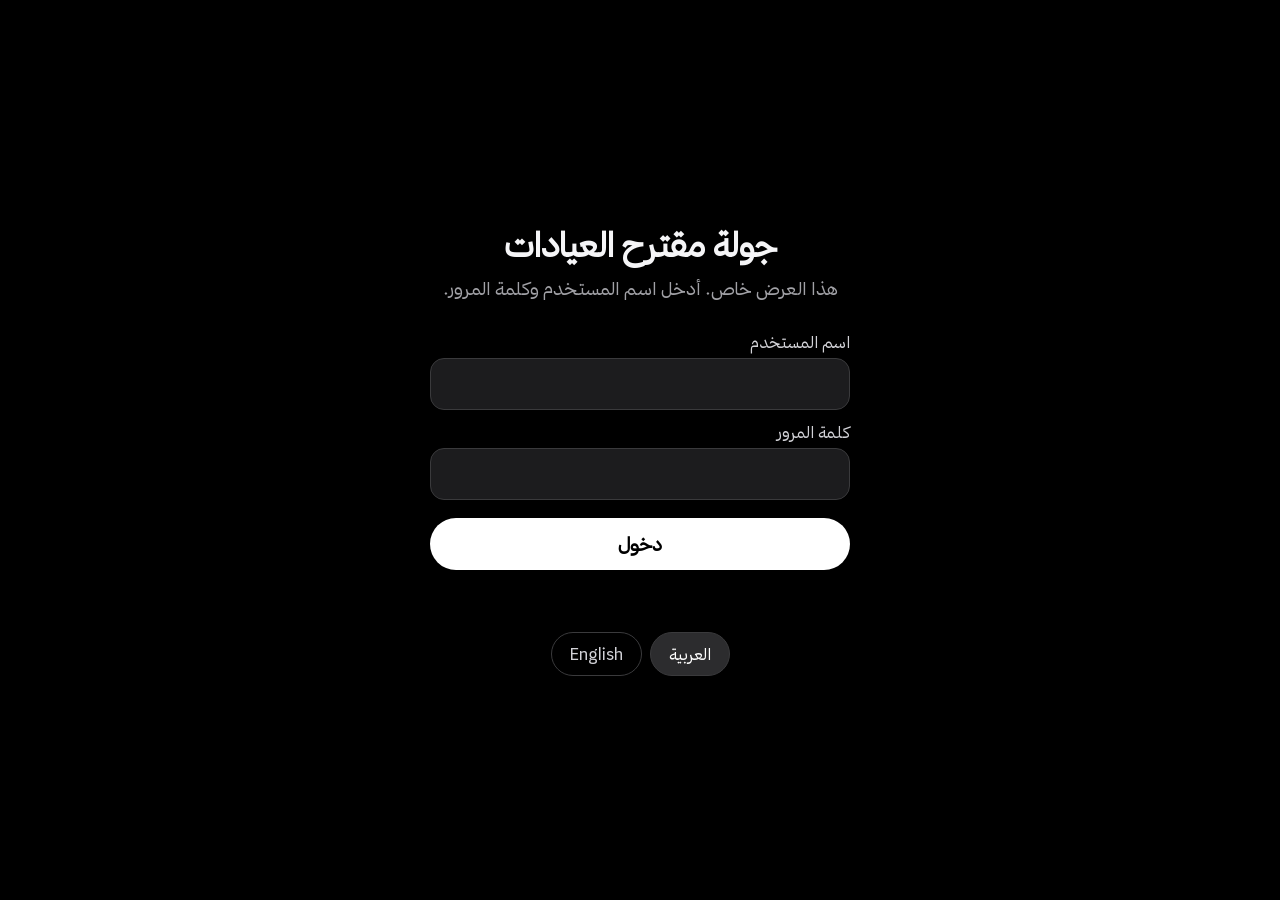
<file: riyadh-private/index.html>
<!DOCTYPE html>
<html lang="ar" dir="rtl">
<head>
<meta charset="utf-8">
<meta name="viewport" content="width=device-width,initial-scale=1,viewport-fit=cover">
<meta name="robots" content="noindex,nofollow">
<title>دخول · Sign in</title>
<style>
@font-face{font-family:'Thmanyah Sans';src:url(fonts/sans.ttf)}
@font-face{font-family:'Inter';src:url(fonts/inter.woff2) format('woff2');font-weight:100 900}
*{box-sizing:border-box}
html,body{height:100%;margin:0}
body{background:#000;color:#f5f5f7;font-family:'Thmanyah Sans','Inter',-apple-system,system-ui,sans-serif;display:grid;place-items:center;padding:24px;-webkit-font-smoothing:antialiased}
.card{width:min(100%,420px);text-align:center}
h1{font-size:34px;line-height:1.25;margin:0 0 8px;font-weight:700;letter-spacing:-.01em}
p.sub{font-size:18px;line-height:1.6;color:#a1a1a6;margin:0 0 28px}
form{display:grid;gap:12px;text-align:start}
label{display:grid;gap:6px;font-size:16px;color:#d2d2d7}
input{font:inherit;font-size:19px;min-height:52px;border-radius:14px;border:1px solid #3a3a3c;background:#1c1c1e;color:#fff;padding:0 16px;direction:ltr;text-align:start}
input:focus-visible,button:focus-visible{outline:3px solid #5ac8fa;outline-offset:2px}
button.go{font:inherit;font-size:19px;font-weight:600;min-height:52px;border-radius:980px;border:0;background:#fff;color:#000;cursor:pointer;margin-top:6px}
button.go[disabled]{opacity:.6;cursor:wait}
#err{min-height:24px;font-size:16px;color:#ff8a80;text-align:center;margin-top:4px}
.lg{margin-top:22px;display:flex;gap:8px;justify-content:center}
.lg button{font:inherit;font-size:16px;min-height:44px;padding:0 18px;border-radius:980px;border:1px solid #3a3a3c;background:transparent;color:#d2d2d7;cursor:pointer}
.lg button[aria-pressed=true]{background:#2c2c2e;color:#fff}
.load{font-size:18px;color:#a1a1a6}
[hidden]{display:none!important}
</style>
</head>
<body>
<main class="card" id="box">
  <h1 id="t"></h1>
  <p class="sub" id="s"></p>
  <form id="f" autocomplete="on" novalidate>
    <label><span id="lu"></span><input id="u" name="username" autocomplete="username" autocapitalize="none" spellcheck="false" required></label>
    <label><span id="lp"></span><input id="p" name="password" type="password" autocomplete="current-password" required></label>
    <button class="go" id="b" type="submit"></button>
    <div id="err" role="alert" aria-live="polite"></div>
  </form>
  <p class="load" id="ld" hidden></p>
  <div class="lg" role="group" aria-label="Language"><button type="button" data-l="ar">العربية</button><button type="button" data-l="en">English</button></div>
</main>
<script src="../vendor/supabase.js"></script>
<script src="../config.js"></script>
<script>
(function(){
var T={ar:{t:'جولة مقترح العيادات',s:'هذا العرض خاص. أدخل اسم المستخدم وكلمة المرور.',u:'اسم المستخدم',p:'كلمة المرور',b:'دخول',bad:'اسم المستخدم أو كلمة المرور غير صحيحة.',net:'تعذر الاتصال. تحقق من الإنترنت وأعد المحاولة.',ld:'جارٍ تحميل العرض…',nop:'هذا الحساب غير مخوّل بالاطلاع على العرض.',empty:'أدخل اسم المستخدم وكلمة المرور.'},
 en:{t:'Clinics proposal tour',s:'This presentation is private. Enter your username and password.',u:'Username',p:'Password',b:'Sign in',bad:'Incorrect username or password.',net:'Could not connect. Check your internet and try again.',ld:'Loading the presentation…',nop:'This account is not authorised to view the presentation.',empty:'Enter your username and password.'}};
var lang='ar';try{lang=localStorage.getItem('rh_lang')||new URLSearchParams(location.search).get('lang')||'ar'}catch(e){}if(lang!=='en')lang='ar';
var $=function(i){return document.getElementById(i)};
function paint(){var x=T[lang];document.documentElement.lang=lang;document.documentElement.dir=lang==='ar'?'rtl':'ltr';
 $('t').textContent=x.t;$('s').textContent=x.s;$('lu').textContent=x.u;$('lp').textContent=x.p;$('b').textContent=x.b;$('ld').textContent=x.ld;
 document.querySelectorAll('.lg button').forEach(function(b){b.setAttribute('aria-pressed',String(b.dataset.l===lang))});}
document.querySelectorAll('.lg button').forEach(function(b){b.onclick=function(){lang=b.dataset.l;try{localStorage.setItem('rh_lang',lang)}catch(e){}paint()}});
paint();
var cfg=window.SCADD_CONFIG,sb=supabase.createClient(cfg.supabaseUrl,cfg.supabaseAnonKey,{auth:{persistSession:true,autoRefreshToken:true}});
var BUCKET='riyadh-proposal';
function toEmail(l){l=String(l||'').trim().toLowerCase();return l.indexOf('@')>-1?l:l+'@team.scadd.jo'}
function fail(m){$('err').textContent=T[lang][m]||m;$('b').disabled=false;$('f').hidden=false;$('ld').hidden=true}
async function openApp(){
  $('f').hidden=true;$('ld').hidden=false;$('err').textContent='';
  var st=sb.storage.from(BUCKET);
  var r=await st.download('app.html');
  if(r.error||!r.data){ // لا صلاحية أو انقطاع
    var msg=(r.error&&/not.?found|unauthori|row-level|denied|403|400/i.test(JSON.stringify(r.error)))?'nop':'net';
    if(msg==='nop'){await sb.auth.signOut()}
    return fail(msg)}
  var html=await r.data.text();
  var a=await st.createSignedUrl('academy_film.mp4',14400),h=await st.createSignedUrl('hospital.mp4',14400);
  if(a.error||h.error)return fail('net');
  html=html.replace('__FILM__',a.data.signedUrl).replace('__HOSP__',h.data.signedUrl);
  try{var lg=localStorage.getItem('rh_lang');if(lg)history.replaceState(null,'',location.pathname+'?lang='+lg+location.hash)}catch(e){}
  document.open();document.write(html);document.close();
}
$('f').onsubmit=async function(e){
  e.preventDefault();var u=$('u').value.trim(),p=$('p').value;
  if(!u||!p){$('err').textContent=T[lang].empty;return}
  $('b').disabled=true;$('err').textContent='';
  try{var r=await sb.auth.signInWithPassword({email:toEmail(u),password:p});
    if(r.error){return fail(/network|fetch/i.test(r.error.message)?'net':'bad')}
    await openApp();
  }catch(x){fail('net')}
};
sb.auth.getSession().then(function(r){if(r.data&&r.data.session)openApp().catch(function(){fail('net')})});
})();
</script>
</body>
</html>
</file>
